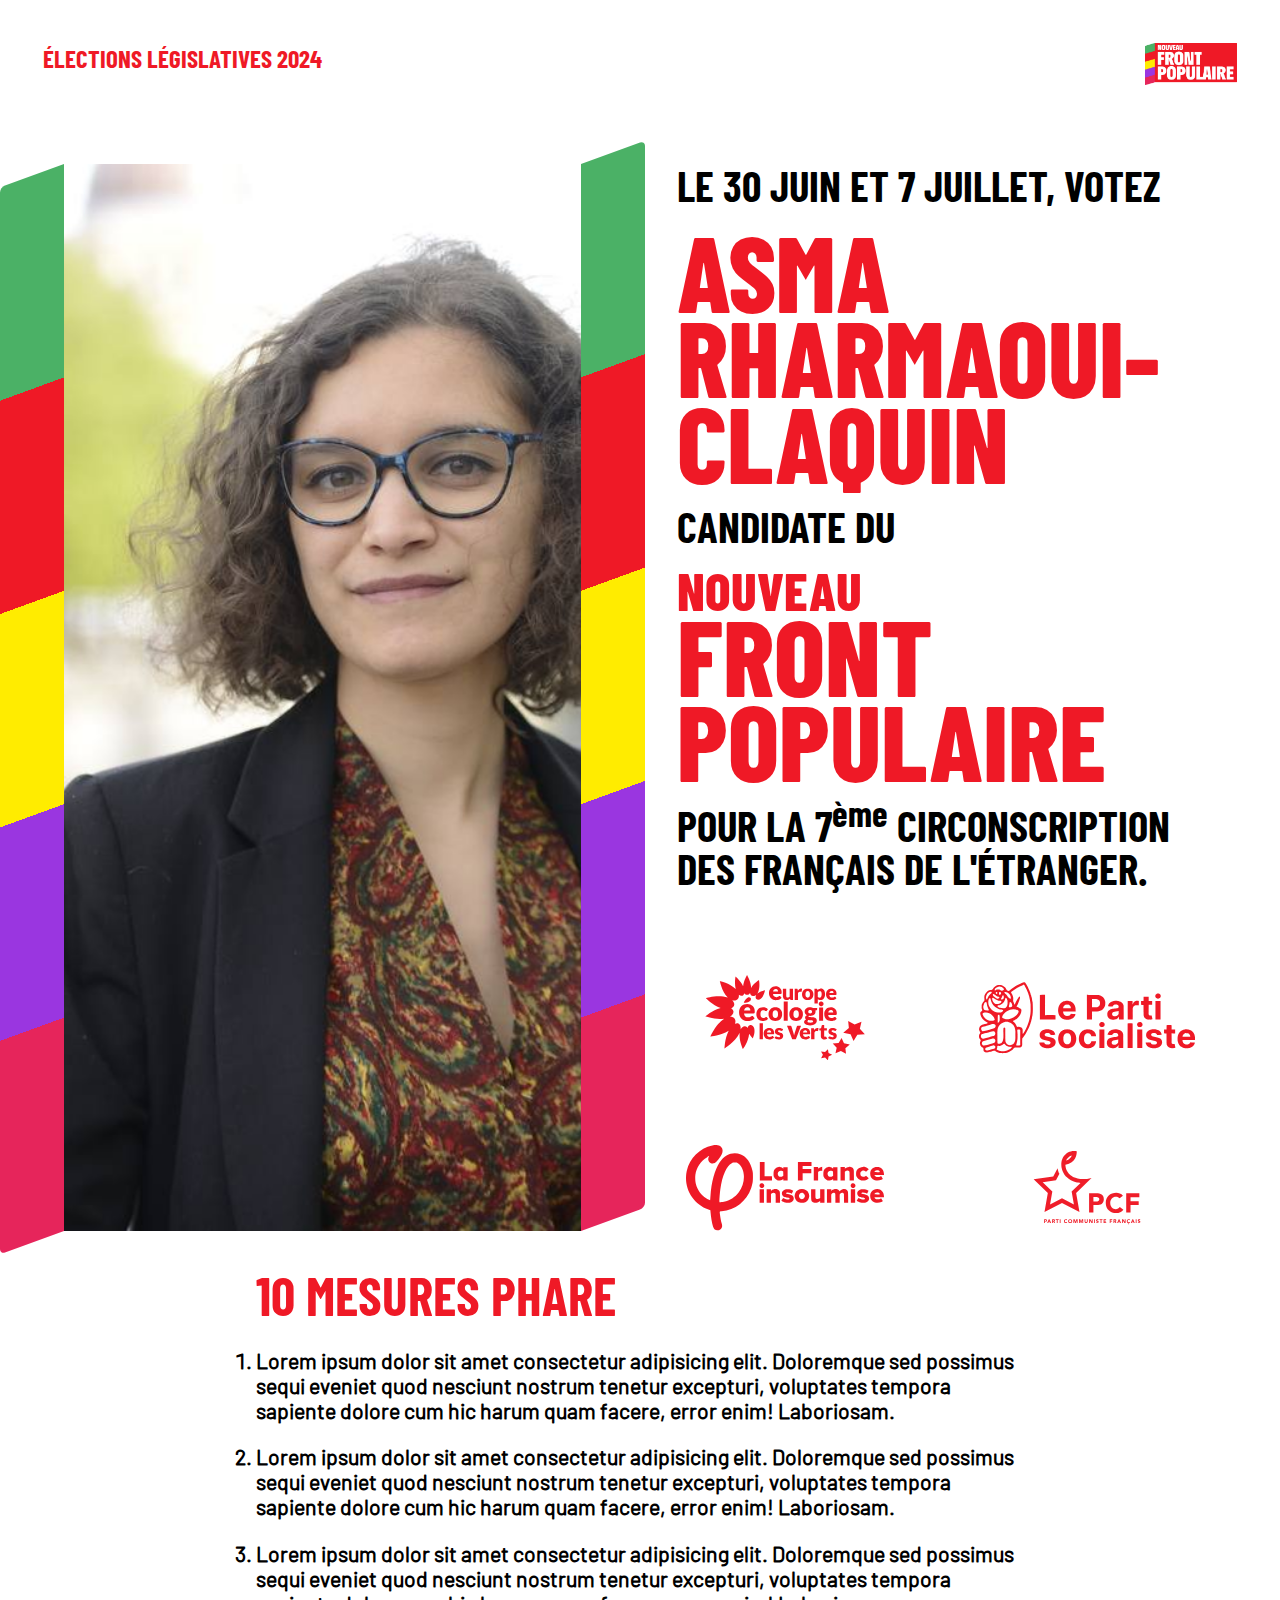
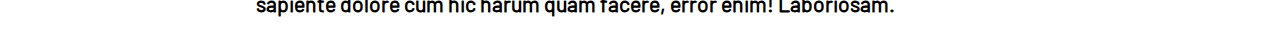
<file: index.html>
<!DOCTYPE html>
<html lang="en">
<head>
    <meta charset="UTF-8">
    <meta name="viewport" content="width=device-width, initial-scale=1.0">
    <title> Asma Rharmaoui-Claquin  — Nouveau Front Populaire</title>
    <link rel="stylesheet" href="style.css">
</head>
<body>
    
<nav>
    <h3>
        Élections législatives 2024
    </h3>
    <a href="https://www.nouveaufrontpopulaire.fr/">
        <img src="logos/nfp-rouge.png" alt="Nouveau Front Populaire">
    </a>
</nav>
<header>
    <aside></aside>
    <main>
        <div>
            <p>Le 30 juin et 7 juillet, votez</p>
            <h1 class="title">Asma Rharmaoui-Claquin</h1>
            <p>
                Candidate du
            </p>
            <h2 class="title">
                <small>Nouveau</small>
                Front
                Populaire
            </h2>
            <p>
                pour la 7<sup>ème</sup> circonscription des Français de l'étranger.
            </p>
        </div>
        <div class="logos">
            <?xml version="1.0" encoding="UTF-8" standalone="no"?>
<!-- Created with Inkscape (http://www.inkscape.org/) -->

<svg
   width="187.50026mm"
   height="100.22536mm"
   viewBox="0 0 187.50026 100.22536"
   version="1.1"
   id="svg1"
   xmlns:inkscape="http://www.inkscape.org/namespaces/inkscape"
   xmlns:sodipodi="http://sodipodi.sourceforge.net/DTD/sodipodi-0.dtd"
   xmlns="http://www.w3.org/2000/svg"
   xmlns:svg="http://www.w3.org/2000/svg">
  <sodipodi:namedview
     id="namedview1"
     pagecolor="#ffffff"
     bordercolor="#000000"
     borderopacity="0.25"
     inkscape:showpageshadow="2"
     inkscape:pageopacity="0.0"
     inkscape:pagecheckerboard="0"
     inkscape:deskcolor="#d1d1d1"
     inkscape:document-units="mm" />
  <defs
     id="defs1" />
  <g
     inkscape:label="Calque 1"
     inkscape:groupmode="layer"
     id="layer1"
     transform="translate(-11.249869,-10.804779)">
    <path
       d="m 60.407187,10.804779 c 0.0457,0.1748 -3.775358,5.99938 -4.596619,13.09377 -3.219178,-6.66011 -8.91332,-11.13054 -8.930725,-11.313 l -0.0056,-0.002 c 0.104833,0.15943 -1.602909,7.38306 0.223237,14.70247 -7.379774,-7.26334 -18.53319,-9.187 -18.65428,-9.4105 l -0.0067,0.004 c 0.226753,0.13094 1.860286,11.80148 9.347749,19.37349 -12.169808,-3.73902 -25.502116,0.88181 -25.77155,0.73536 l -0.0049,0.006 c 0.269113,-0.002 7.36171,7.78616 17.384987,11.48767 -10.175129,2.87567 -17.881051,9.89529 -18.141017,9.87845 l -0.0019,0.008 c 0.256428,-0.11455 11.049618,4.34214 22.340237,2.76521 -10.851386,7.25803 -15.884772,20.75574 -16.176792,20.87263 l 0.0019,0.008 c 0.180632,-0.2219 11.710646,-0.7982 21.429181,-6.85488 -4.91326,9.88622 -4.765663,20.90079 -4.951637,21.09897 l 0.0049,0.004 c 0.08816,-0.29274 12.035958,-6.85542 17.715197,-18.18649 0.0533,-0.10641 0.100828,-0.22092 0.151416,-0.33125 -1.074272,9.68726 3.871351,19.03624 3.7915,19.2593 l 0.0043,0.002 c -0.03798,-0.23649 6.561603,-8.4136 7.287411,-18.14876 1.847969,3.19849 4.331731,5.31707 4.322217,5.41569 l 0.0049,0.001 c -0.07187,-0.13016 3.198153,-6.47634 1.54719,-12.2747 -0.511582,-1.79215 -2.586275,-3.83879 -4.728903,-3.41065 h -5.29e-4 c -1.565741,0.31312 -2.581336,1.83349 -2.925405,3.3507 -0.786262,-1.04073 -1.796677,-1.78276 -2.98845,-1.90634 l 5.29e-4,-5.3e-4 c -2.160365,-0.22274 -4.116007,1.65404 -5.245156,3.87367 0.353957,-2.81233 -0.176056,-5.661 -2.124421,-6.81819 l 5.29e-4,-0.002 c -1.285809,-0.76333 -2.902617,-0.61896 -4.497396,0.0511 0.785538,-2.16518 0.873845,-4.41958 -0.31316,-6.06784 v -0.002 c -1.167551,-1.62043 -3.264998,-2.23963 -5.501992,-2.17559 2.474513,-1.6063 4.416004,-4.03061 4.00699,-6.47143 l 0.0019,-0.002 c -0.240265,-1.42822 -1.242965,-2.56737 -2.600357,-3.40134 1.689098,-0.78607 3.020253,-1.99439 3.449402,-3.62458 h 0.0013 c 0.544791,-2.07765 -0.530249,-4.24909 -2.240177,-5.98103 2.260841,0.58111 4.687028,0.40951 6.267837,-1.11002 l 0.0019,10e-4 c 1.372883,-1.32153 1.745064,-3.31138 1.486215,-5.29632 1.267076,1.02872 2.756101,1.61222 4.085021,1.15858 l 0.0019,0.002 c 1.230161,-0.42046 2.009605,-1.62091 2.392614,-3.04995 0.83734,1.16817 1.956924,2.007 3.234425,2.01487 l 0.0019,0.002 c 1.396212,0.009 2.596354,-0.97791 3.4432,-2.30684 0.279945,1.48379 1.041929,2.8569 2.374532,3.45043 l 5.3e-4,0.002 c 1.661115,0.73915 3.618243,0.006 5.031213,-1.20561 -0.947706,1.34667 -1.315725,3.67851 -0.03051,4.96714 v 5.3e-4 c 1.375047,1.37666 3.939301,0.85569 5.214151,-0.24392 4.13049,-3.55868 4.88215,-9.95352 5.00073,-10.01644 l -0.003,-0.003 c -0.0571,0.10976 -5.47125,0.76814 -9.091951,4.11552 0.148096,-0.20554 0.283761,-0.414 0.395322,-0.62426 3.575359,-6.72851 1.520139,-15.37517 1.639179,-15.51636 l -0.002,-0.002 c -0.0208,0.16231 -6.035587,3.50618 -9.208745,9.21391 -0.277344,-7.97163 -4.887098,-14.96727 -4.83865,-15.15628 z m 33.571594,13.25397 c -1.20885,0 -2.29186,0.20877 -3.25097,0.62425 -0.95848,0.41602 -1.77637,0.98111 -2.45101,1.69034 -0.67579,0.71091 -1.19291,1.53767 -1.55288,2.4815 -0.35982,0.94328 -0.54053,1.94379 -0.54053,2.99878 0,1.40084 0.21171,2.629 0.63251,3.68453 0.42019,1.05615 0.99368,1.93908 1.7198,2.64945 0.72667,0.7103 1.57295,1.24672 2.54248,1.60508 0.96953,0.36152 2.00762,0.54208 3.11402,0.54208 0.53777,0 1.10263,-0.0376 1.69706,-0.11317 0.59388,-0.0771 1.18791,-0.2147 1.7818,-0.41187 0.59281,-0.19786 1.17185,-0.47277 1.73478,-0.82217 0.56347,-0.35102 1.088719,-0.80403 1.575609,-1.3627 l -1.369939,-1.69086 c -0.19307,-0.2749 -0.47704,-0.41082 -0.85214,-0.41082 -0.2844,0 -0.55628,0.0657 -0.81443,0.19791 -0.25915,0.13232 -0.54415,0.27921 -0.85317,0.44133 -0.31003,0.16312 -0.66229,0.30968 -1.05885,0.44131 -0.3951,0.13224 -0.86616,0.19792 -1.41542,0.19792 -1.02512,0 -1.86255,-0.29542 -2.51148,-0.89038 -0.64954,-0.59443 -1.05033,-1.55109 -1.20303,-2.87063 h 9.104879 c 0.21298,0 0.38754,-0.0251 0.52503,-0.0749 0.13641,-0.0514 0.24582,-0.14268 0.32711,-0.27492 0.0813,-0.1317 0.13693,-0.31033 0.16744,-0.53226 0.0293,-0.22403 0.046,-0.51298 0.046,-0.86972 0,-1.13643 -0.17505,-2.1533 -0.52607,-3.0515 -0.3494,-0.89758 -0.835999,-1.65623 -1.460379,-2.27583 -0.62484,-0.61959 -1.37091,-1.09071 -2.23862,-1.41541 -0.86779,-0.32377 -1.82402,-0.48731 -2.8696,-0.48731 z m 29.645219,2.7125 c -0.70559,0 -1.35738,0.21368 -1.95389,0.64337 -0.59442,0.42767 -1.13381,1.01208 -1.61282,1.7508 l -0.21394,-1.22164 c -0.0346,-0.16837 -0.0737,-0.31033 -0.12041,-0.42891 -0.0451,-0.11587 -0.11342,-0.21176 -0.2005,-0.28371 -0.0876,-0.0718 -0.19753,-0.12251 -0.32815,-0.15709 -0.13007,-0.0335 -0.29166,-0.0496 -0.48472,-0.0496 h -2.31976 v 13.0638 h 3.90674 v -8.01192 c 0.58709,-1.09227 1.39381,-1.63814 2.42001,-1.63814 0.29273,0 0.53663,0.0175 0.7307,0.0553 0.19254,0.0383 0.36175,0.0574 0.50333,0.0574 0.1679,0 0.30236,-0.0362 0.40411,-0.10697 0.10129,-0.0713 0.16742,-0.1959 0.20102,-0.37207 l 0.50385,-2.87166 c -0.36152,-0.28594 -0.84007,-0.42891 -1.43557,-0.42891 z m 23.71845,0.002 c -0.45386,0 -0.87221,0.0456 -1.25419,0.13798 -0.3819,0.0929 -0.73917,0.22076 -1.07074,0.3855 -0.33265,0.1632 -0.64265,0.35894 -0.93276,0.58498 -0.29011,0.22619 -0.55996,0.48005 -0.81287,0.75602 l -0.2899,-0.95756 c -0.0666,-0.21823 -0.18198,-0.38338 -0.34572,-0.49092 -0.16466,-0.10862 -0.36784,-0.16382 -0.61133,-0.16382 h -2.41845 v 17.20981 l -0.001,0.002 h 3.90519 v -5.0152 c 0.37881,0.32794 0.79924,0.58835 1.26142,0.78135 0.46219,0.19407 1.03263,0.2899 1.7136,0.2899 0.83157,0 1.58906,-0.17313 2.27428,-0.51728 0.68459,-0.34361 1.2727,-0.82336 1.76268,-1.43609 0.49052,-0.61287 0.87329,-1.33583 1.14773,-2.16679 0.27228,-0.83112 0.40876,-1.73922 0.40876,-2.7218 0,-1.04989 -0.11883,-1.98849 -0.35915,-2.81636 -0.23916,-0.82742 -0.56938,-1.52621 -0.98857,-2.09755 -0.42181,-0.57135 -0.92092,-1.00891 -1.50068,-1.31052 -0.57868,-0.30169 -1.20783,-0.4532 -1.88826,-0.4532 z m 12.28968,0.0502 c -0.9994,0 -1.89553,0.17203 -2.68665,0.51779 -0.79329,0.34477 -1.46957,0.81028 -2.02779,1.39837 -0.5603,0.58817 -0.9877,1.27138 -1.28622,2.05362 -0.29853,0.78117 -0.44804,1.60858 -0.44804,2.48254 0,1.15897 0.1746,2.17598 0.524,3.04994 0.34832,0.87303 0.82249,1.60298 1.42317,2.19108 0.59968,0.58771 1.30055,1.03064 2.10426,1.32963 0.80109,0.29753 1.66052,0.44649 2.57556,0.44649 0.44643,0 0.91454,-0.0316 1.4056,-0.0956 0.49267,-0.0635 0.98169,-0.1748 1.47329,-0.339 0.49106,-0.16366 0.97023,-0.39101 1.43713,-0.68058 0.46742,-0.29065 0.90197,-0.66647 1.30379,-1.12758 l -1.13378,-1.39888 c -0.15995,-0.22712 -0.39428,-0.34158 -0.70539,-0.34158 -0.23561,0 -0.4603,0.0557 -0.67437,0.16433 -0.21407,0.10916 -0.4504,0.23059 -0.70539,0.36484 -0.25707,0.1354 -0.54854,0.25676 -0.87695,0.36638 -0.32577,0.10968 -0.71814,0.16381 -1.17098,0.16381 -0.84887,0 -1.5417,-0.24473 -2.07946,-0.73587 -0.53776,-0.4916 -0.86933,-1.28328 -0.99632,-2.37556 h 7.53597 c 0.17579,0 0.32086,-0.0211 0.43356,-0.0625 0.11496,-0.0425 0.20412,-0.11873 0.27182,-0.22789 0.0666,-0.10909 0.11277,-0.25609 0.13902,-0.44028 0.0241,-0.18574 0.0367,-0.42498 0.0367,-0.71934 0,-0.93958 -0.14438,-1.78253 -0.43511,-2.52595 -0.29057,-0.74342 -0.69347,-1.37098 -1.21078,-1.88412 -0.51568,-0.51151 -1.13335,-0.90188 -1.85105,-1.17099 -0.71818,-0.26919 -1.5094,-0.40307 -2.37557,-0.40307 z m -27.94403,5.3e-4 c -0.9984,0 -1.90956,0.15395 -2.72748,0.4656 -0.81838,0.31057 -1.52638,0.75664 -2.11718,1.33532 -0.59181,0.58022 -1.05035,1.28265 -1.37305,2.11098 -0.32469,0.82733 -0.4842,1.75599 -0.4842,2.79053 0,1.0414 0.15951,1.97902 0.4842,2.81584 0.3227,0.83521 0.78124,1.54569 1.37305,2.12908 0.5908,0.58338 1.29772,1.03244 2.11718,1.34772 0.81792,0.31527 1.72908,0.4718 2.72748,0.4718 0.99099,0 1.89468,-0.15653 2.70888,-0.4718 0.81483,-0.3142 1.51362,-0.7638 2.09755,-1.34772 0.58238,-0.58339 1.037,-1.29387 1.36116,-2.12908 0.32268,-0.83682 0.48472,-1.77444 0.48472,-2.81584 0,-1.03353 -0.16204,-1.9632 -0.48472,-2.79053 -0.32316,-0.82833 -0.77832,-1.53184 -1.36116,-2.11098 -0.58393,-0.57868 -1.28272,-1.02421 -2.09755,-1.33532 -0.81529,-0.31165 -1.71788,-0.4656 -2.70888,-0.4656 z m -29.17496,0.19998 v 8.28993 c 0,0.72204 0.0963,1.38509 0.28939,1.9911 0.19307,0.60485 0.47907,1.13028 0.85679,1.5751 0.37781,0.44543 0.8418,0.79156 1.39269,1.03921 0.5498,0.24811 1.18254,0.37207 1.896,0.37207 0.42081,0 0.80711,-0.0397 1.16014,-0.11937 0.35156,-0.0807 0.68219,-0.18906 0.98805,-0.32763 0.3064,-0.13903 0.59438,-0.30666 0.86403,-0.50437 0.2692,-0.19677 0.53001,-0.41704 0.78083,-0.66145 l 0.23978,0.75654 c 0.15216,0.43655 0.47021,0.65474 0.95756,0.65474 h 2.42001 v -13.06485 h -3.90777 v 9.31055 c -0.35311,0.31952 -0.71792,0.5664 -1.0914,0.7431 -0.37249,0.17687 -0.77332,0.2651 -1.202,0.2651 -0.57135,0 -1.00383,-0.1766 -1.29656,-0.52916 -0.2959,-0.35257 -0.44235,-0.85332 -0.44235,-1.50017 v -8.28974 z m -8.443409,0.293 c 0.50735,0 0.9393,0.0863 1.29294,0.25942 0.35511,0.17154 0.64217,0.39836 0.86041,0.67696 0.21878,0.27915 0.37635,0.59677 0.47285,0.95189 0.096,0.3541 0.14469,0.72035 0.14469,1.09553 h -5.89163 c 0.16211,-0.96328 0.49666,-1.70385 1.00563,-2.21536 0.50726,-0.51206 1.2122,-0.76844 2.11511,-0.76844 z m 65.638369,2.20194 c 0.42026,0 0.77641,0.0723 1.07177,0.21446 0.29381,0.14266 0.53223,0.33084 0.7121,0.5612 0.18211,0.23082 0.31145,0.49275 0.39119,0.78703 0.0803,0.2939 0.11937,0.59636 0.11937,0.90692 h -4.87567 c 0.13432,-0.79745 0.4102,-1.40896 0.83148,-1.83347 0.41864,-0.42382 1.00217,-0.63614 1.74976,-0.63614 z m -28.02,0.20205 c 0.89813,0 1.5605,0.31508 1.98386,0.94516 0.42498,0.6301 0.63666,1.59188 0.63666,2.8851 0,1.29384 -0.21276,2.2581 -0.63666,2.89181 -0.42336,0.63435 -1.08412,0.95137 -1.98386,0.95137 -0.92445,0 -1.59966,-0.31702 -2.02881,-0.95137 -0.42922,-0.63371 -0.64286,-1.59797 -0.64286,-2.89181 0,-1.29322 0.21263,-2.255 0.64286,-2.8851 0.42915,-0.63008 1.10436,-0.94516 2.02881,-0.94516 z m 14.29319,0.0377 c 0.31003,0 0.5925,0.0611 0.84439,0.18758 0.25283,0.12645 0.46962,0.3337 0.64957,0.62374 0.17995,0.29073 0.32096,0.67093 0.42116,1.14153 0.10075,0.47006 0.1509,1.05002 0.1509,1.7384 0,0.72296 -0.0627,1.33555 -0.18914,1.84019 -0.12482,0.50419 -0.29847,0.91249 -0.52296,1.22784 -0.22087,0.3142 -0.48487,0.54352 -0.78548,0.68626 -0.30431,0.14428 -0.63591,0.21549 -0.99736,0.21549 -0.37672,0 -0.73896,-0.0652 -1.08365,-0.19585 -0.34469,-0.13008 -0.66265,-0.35833 -0.95808,-0.68626 v -5.54386 c 0.16898,-0.20142 0.33752,-0.37959 0.50488,-0.53537 0.16791,-0.15632 0.35105,-0.28378 0.54828,-0.38344 0.19725,-0.10283 0.41144,-0.1801 0.64234,-0.23513 0.23237,-0.053 0.48866,-0.0811 0.77515,-0.0811 z m -83.266753,7.25329 c -0.597051,-0.003 -1.195121,0.15022 -1.638142,0.41032 -3.276909,1.92123 -4.595278,6.21213 -4.683437,6.23992 l 5.29e-4,0.003 c 0.05719,-0.0746 4.521322,0.20085 7.469825,-2.19832 0.911792,-0.74288 1.587709,-2.44207 0.818042,-3.55843 l 5.29e-4,-5.3e-4 c -0.433501,-0.62861 -1.199684,-0.89186 -1.967325,-0.89607 z m 84.706453,4.93355 c -0.3819,0 -0.73971,0.0697 -1.07073,0.21084 -0.33211,0.14113 -0.62714,0.33737 -0.88367,0.58911 -0.25599,0.25136 -0.45724,0.54236 -0.60307,0.87385 -0.14482,0.33211 -0.2191,0.69036 -0.2191,1.0728 0,0.37194 0.0737,0.7222 0.2191,1.04852 0.14583,0.32732 0.34708,0.6133 0.60307,0.86041 0.25653,0.24657 0.55156,0.44233 0.88367,0.58808 0.33102,0.14645 0.68829,0.21859 1.07073,0.21859 0.39294,0 0.76376,-0.0721 1.11053,-0.21859 0.34686,-0.14575 0.65134,-0.34043 0.91312,-0.58808 0.26131,-0.24711 0.46695,-0.53355 0.61857,-0.86041 0.15108,-0.32632 0.22634,-0.67596 0.22634,-1.04852 0,-0.38244 -0.0753,-0.74069 -0.22634,-1.0728 -0.15162,-0.33149 -0.35726,-0.62249 -0.61857,-0.87385 -0.26178,-0.25228 -0.56526,-0.44845 -0.91312,-0.58911 -0.34785,-0.14111 -0.71759,-0.21084 -1.11053,-0.21084 z m -43.91256,0.0899 v 22.59397 h 4.67982 v -22.59411 z m -42.825806,2.72851 c -1.496801,0 -2.839876,0.25691 -4.029731,0.77205 -1.188315,0.51676 -2.201278,1.2146 -3.037028,2.09496 -0.835742,0.87983 -1.478513,1.90535 -1.924947,3.07475 -0.446513,1.16994 -0.668689,2.40966 -0.668689,3.71709 0,1.73495 0.260884,3.25769 0.782899,4.56458 0.521547,1.30843 1.232374,2.40372 2.131648,3.28455 0.899205,0.87983 1.949304,1.54357 3.1502,1.98955 1.201428,0.44651 2.487253,0.67024 3.858678,0.67024 0.666837,0 1.367668,-0.0462 2.10375,-0.14108 0.735539,-0.0945 1.471578,-0.26401 2.20658,-0.51005 0.736086,-0.24448 1.45293,-0.58466 2.151811,-1.01905 0.698249,-0.43393 1.34846,-0.99735 1.95285,-1.68828 l -1.698091,-2.09496 c -0.239241,-0.34044 -0.591431,-0.50952 -1.056782,-0.50952 -0.353031,0 -0.688714,0.0818 -1.00924,0.24546 -0.32107,0.16319 -0.672743,0.34584 -1.056265,0.54725 -0.383981,0.20103 -0.820949,0.3836 -1.311547,0.54726 -0.490516,0.16311 -1.074018,0.24494 -1.753902,0.24494 -1.270219,0 -2.308169,-0.36881 -3.113503,-1.10381 -0.804793,-0.73554 -1.301493,-1.92109 -1.489313,-3.55637 h 11.282516 c 0.263401,0 0.480642,-0.0306 0.650089,-0.0935 0.16999,-0.0631 0.304451,-0.17629 0.405662,-0.34003 0.100203,-0.16312 0.169939,-0.383 0.207735,-0.65991 0.03829,-0.2766 0.05583,-0.63518 0.05583,-1.0759 0,-1.40864 -0.216234,-2.66835 -0.65009,-3.78271 -0.434395,-1.11227 -1.038434,-2.05241 -1.81126,-2.81999 -0.773835,-0.76696 -1.69849,-1.35193 -2.773474,-1.75545 -1.075526,-0.40235 -2.261068,-0.60203 -3.556368,-0.60203 z m 73.845096,3.94292 c -0.91603,0 -1.76744,0.1174 -2.55023,0.35501 -0.78379,0.23662 -1.46618,0.57226 -2.04432,1.01028 -0.57922,0.43756 -1.03476,0.97135 -1.36632,1.5999 -0.33257,0.62847 -0.49868,1.33551 -0.49868,2.11977 0,0.94698 0.23433,1.7762 0.70176,2.49029 0.46852,0.71509 1.11023,1.28908 1.92443,1.7203 -0.36198,0.17262 -0.6741,0.36928 -0.93534,0.59015 -0.26185,0.21986 -0.4775,0.45316 -0.64957,0.69556 -0.16952,0.24079 -0.29597,0.48909 -0.37672,0.74569 -0.0808,0.25707 -0.11886,0.50141 -0.11886,0.73277 0,0.55352 0.10479,1.01102 0.31523,1.37408 0.21082,0.36199 0.49289,0.65753 0.84491,0.88936 -0.734,0.2718 -1.31289,0.646 -1.73633,1.12447 -0.42073,0.47794 -0.63252,1.06286 -0.63252,1.75803 0,0.53252 0.14042,1.04682 0.4222,1.53996 0.28223,0.49214 0.71723,0.9288 1.30586,1.30483 0.58918,0.37727 1.32814,0.68073 2.21847,0.91364 0.89025,0.23036 1.94884,0.34727 3.17707,0.34727 1.24759,0 2.35488,-0.15899 3.32124,-0.47543 0.96583,-0.31898 1.78116,-0.73894 2.4443,-1.26141 0.66475,-0.52356 1.16846,-1.12157 1.50998,-1.79628 0.34206,-0.67363 0.51418,-1.36311 0.51418,-2.06654 0,-0.75508 -0.13846,-1.37611 -0.41599,-1.865 -0.27653,-0.48743 -0.64125,-0.87827 -1.09348,-1.16892 -0.45377,-0.29274 -0.97205,-0.50289 -1.55597,-0.63459 -0.58285,-0.13008 -1.1769,-0.22345 -1.78129,-0.27854 -0.60392,-0.0555 -1.19784,-0.0902 -1.78077,-0.10697 -0.58393,-0.0136 -1.10216,-0.0443 -1.55546,-0.0889 -0.45168,-0.0452 -0.81855,-0.12643 -1.09554,-0.24185 -0.27591,-0.1154 -0.41496,-0.30405 -0.41496,-0.56637 0,-0.26185 0.17256,-0.49263 0.51624,-0.6935 0.43178,0.0599 0.8943,0.0904 1.38907,0.0904 0.88453,0 1.71377,-0.11792 2.48977,-0.35554 0.77484,-0.23661 1.44619,-0.57227 2.01383,-1.00976 0.56818,-0.43755 1.01673,-0.96883 1.34359,-1.59421 0.32686,-0.62268 0.49092,-1.32768 0.49092,-2.11202 0,-0.48372 -0.0703,-0.95025 -0.21032,-1.40457 l 1.14515,-0.2558 c 0.35249,-0.0797 0.6019,-0.19556 0.74672,-0.34726 0.14375,-0.15053 0.21911,-0.35671 0.21911,-0.61857 v -1.70584 h -4.72374 c -0.50264,-0.24185 -1.05055,-0.42748 -1.63918,-0.5581 -0.58864,-0.13116 -1.2143,-0.19585 -1.87844,-0.19585 z m -55.348559,0.0295 c -1.27902,0 -2.40334,0.20569 -3.37395,0.61908 -0.97161,0.41286 -1.786365,0.97827 -2.445328,1.69706 -0.658964,0.71972 -1.157666,1.56973 -1.494483,2.55023 -0.336815,0.98111 -0.505915,2.03621 -0.505915,3.16415 0,1.28689 0.193693,2.43436 0.580845,3.4401 0.387691,1.00627 0.910452,1.85418 1.569415,2.54403 0.658966,0.68884 1.424096,1.21518 2.294436,1.57716 0.86986,0.36153 1.78348,0.5426 2.73988,0.5426 0.53305,0 1.08085,-0.0372 1.64486,-0.11265 0.56293,-0.0755 1.12488,-0.21051 1.6831,-0.40721 0.55769,-0.19577 1.10466,-0.46814 1.63763,-0.81545 0.53305,-0.34678 1.04132,-0.79682 1.52497,-1.34979 l -1.35961,-1.6769 c -0.19045,-0.27135 -0.47291,-0.40669 -0.84439,-0.40669 -0.28115,0 -0.51655,0.0708 -0.70228,0.2098 -0.18674,0.1422 -0.38943,0.29617 -0.6103,0.46199 -0.22249,0.16567 -0.49184,0.31736 -0.80874,0.45268 -0.3169,0.13487 -0.74681,0.20361 -1.29036,0.20361 -1.0167,0 -1.81342,-0.40232 -2.3921,-1.2082 -0.57922,-0.80432 -0.86765,-1.95666 -0.86765,-3.45508 0,-0.71509 0.0658,-1.35523 0.19637,-1.92495 0.13116,-0.56764 0.33239,-1.04834 0.60359,-1.44074 0.27181,-0.39348 0.61588,-0.69655 1.03352,-0.90692 0.41757,-0.21036 0.91284,-0.3173 1.48673,-0.3173 0.4628,0 0.8501,0.0562 1.16221,0.16692 0.31165,0.11124 0.58309,0.23354 0.81545,0.36949 0.2309,0.13641 0.43908,0.25887 0.62528,0.36949 0.18574,0.11122 0.39545,0.16587 0.62581,0.16587 0.24186,0 0.42955,-0.0486 0.56017,-0.15141 0.1317,-0.0991 0.26501,-0.23516 0.40721,-0.40669 l 1.23765,-1.64589 c -0.7445,-0.75392 -1.57825,-1.32791 -2.50424,-1.72031 -0.92591,-0.39186 -2.0021,-0.58808 -3.22978,-0.58808 z m 14.49008,0 c -1.19882,0 -2.28645,0.18661 -3.26802,0.55862 -0.98112,0.37195 -1.82647,0.90481 -2.53577,1.5999 -0.70937,0.69417 -1.25769,1.53604 -1.64537,2.5275 -0.38661,0.99207 -0.58084,2.10585 -0.58084,3.34295 0,1.24814 0.19368,2.37137 0.58084,3.37395 0.38768,1.00103 0.93654,1.85134 1.64537,2.55075 0.7093,0.70034 1.55465,1.23716 2.53577,1.61489 0.98258,0.37819 2.07028,0.56585 3.26802,0.56585 1.18622,0 2.26789,-0.18913 3.24476,-0.56585 0.97633,-0.37773 1.81319,-0.91502 2.51199,-1.61489 0.701499,-0.69888 1.243759,-1.54872 1.630909,-2.55075 0.38823,-1.0015 0.58188,-2.12524 0.58188,-3.37292 0,-1.23811 -0.19411,-2.35202 -0.58188,-3.34346 -0.38715,-0.99162 -0.92941,-1.83336 -1.630909,-2.52699 -0.6988,-0.69617 -1.53566,-1.22898 -2.51199,-1.60093 -0.97578,-0.37201 -2.05753,-0.55862 -3.24476,-0.55862 z m 24.419179,0 c -1.19728,0 -2.28582,0.18661 -3.26802,0.55862 -0.98049,0.37195 -1.82596,0.90476 -2.53525,1.60093 -0.70984,0.69363 -1.25717,1.53537 -1.64486,2.52699 -0.38669,0.99144 -0.58084,2.10535 -0.58084,3.34346 0,1.24768 0.19261,2.37142 0.58084,3.37292 0.38769,1.00203 0.93502,1.85187 1.64486,2.55075 0.70929,0.69987 1.55476,1.23716 2.53525,1.61489 0.9822,0.37819 2.07074,0.56637 3.26802,0.56637 1.18669,0 2.26841,-0.18818 3.24527,-0.56637 0.97579,-0.37773 1.8132,-0.91502 2.51355,-1.61489 0.69988,-0.69888 1.24319,-1.54872 1.62987,-2.55075 0.38769,-1.0015 0.57981,-2.12524 0.57981,-3.37292 0,-1.23811 -0.19212,-2.35202 -0.57981,-3.34346 -0.38768,-0.99162 -0.93099,-1.83336 -1.62987,-2.52699 -0.70035,-0.69617 -1.53776,-1.22898 -2.51355,-1.60093 -0.97586,-0.37201 -2.0575,-0.55862 -3.24527,-0.55862 z m 40.71017,0 c -1.19827,0 -2.27083,0.20563 -3.22461,0.61857 -0.9517,0.41332 -1.76196,0.97074 -2.43034,1.67587 -0.67101,0.70404 -1.18372,1.52384 -1.54099,2.45979 -0.35781,0.93433 -0.53485,1.92681 -0.53485,2.97346 0,1.38926 0.20867,2.60641 0.62632,3.65198 0.41656,1.04773 0.98601,1.92318 1.7048,2.62723 0.7198,0.70458 1.56018,1.23487 2.5213,1.59214 0.96173,0.35782 1.98911,0.53589 3.08663,0.53589 0.53305,0 1.09339,-0.037 1.6831,-0.11265 0.58809,-0.076 1.1782,-0.21146 1.7663,-0.40824 0.58755,-0.1957 1.161,-0.46662 1.72031,-0.81339 0.55868,-0.34731 1.07845,-0.79732 1.56218,-1.35083 l -1.35806,-1.67638 c -0.19098,-0.27127 -0.47392,-0.40669 -0.84594,-0.40669 -0.2817,0 -0.54907,0.0652 -0.80822,0.19585 -0.25391,0.13116 -0.53596,0.27713 -0.84336,0.4377 -0.30794,0.16049 -0.65607,0.30862 -1.04955,0.4377 -0.39086,0.13108 -0.85892,0.19637 -1.40456,0.19637 -1.0147,0 -1.84604,-0.29503 -2.48926,-0.88367 -0.64375,-0.58871 -1.04009,-1.53687 -1.19217,-2.8453 h 9.02632 c 0.20982,0 0.38397,-0.0251 0.52038,-0.0749 0.13541,-0.0493 0.24376,-0.14066 0.32504,-0.27182 0.0808,-0.13116 0.13595,-0.30725 0.16486,-0.52865 0.0304,-0.22141 0.0455,-0.50677 0.0455,-0.86041 0,-1.1274 -0.17358,-2.13639 -0.51935,-3.02618 -0.34832,-0.88978 -0.83153,-1.64234 -1.45004,-2.25722 -0.6175,-0.61334 -1.35912,-1.08138 -2.21795,-1.40354 -0.85829,-0.32207 -1.80814,-0.48265 -2.84376,-0.48265 z m -98.002801,0.0636 c 0.62793,0 1.162285,0.10736 1.604558,0.32143 0.439176,0.21407 0.795374,0.49398 1.065564,0.83974 0.270192,0.34515 0.465376,0.7385 0.585496,1.17822 0.119118,0.44065 0.178803,0.89325 0.178803,1.35806 h -7.300849 c 0.200409,-1.19457 0.615821,-2.1092 1.24437,-2.74453 0.628473,-0.63481 1.503,-0.95292 2.622058,-0.95292 z m 84.270831,0.17777 v 15.65175 h 4.6793 v -15.65175 z m -10.5389,2.88302 c 0.77438,0 1.3353,0.18061 1.68207,0.54468 0.34732,0.36098 0.52038,0.85923 0.52038,1.49241 0,0.6138 -0.17306,1.11498 -0.52038,1.50275 -0.34677,0.38715 -0.90769,0.58033 -1.68207,0.58033 -0.38252,0 -0.7131,-0.0537 -0.98908,-0.15865 -0.27699,-0.10545 -0.5048,-0.25086 -0.68575,-0.43821 -0.18211,-0.18567 -0.31596,-0.40396 -0.40049,-0.65578 -0.086,-0.25128 -0.12868,-0.52929 -0.12868,-0.83044 0,-0.6338 0.17413,-1.13143 0.52091,-1.49241 0.34677,-0.36407 0.9071,-0.54468 1.68309,-0.54468 z m 24.35975,0.10491 c 0.50419,0 0.93271,0.0863 1.28365,0.25683 0.35156,0.17207 0.63599,0.39579 0.85215,0.67231 0.21669,0.27706 0.37215,0.58996 0.46818,0.94206 0.096,0.35148 0.14314,0.71585 0.14314,1.08779 h -5.84098 c 0.16111,-0.95648 0.49369,-1.6879 0.99632,-2.19624 0.50264,-0.50835 1.20414,-0.76275 2.09754,-0.76275 z m -65.218229,0.24184 c 1.07652,0 1.86871,0.37734 2.3766,1.13327 0.50726,0.75345 0.7617,1.90534 0.7617,3.45509 0,1.54921 -0.25444,2.70416 -0.7617,3.46386 -0.50735,0.75964 -1.30008,1.13999 -2.3766,1.13999 -1.10749,0 -1.91674,-0.38035 -2.43035,-1.13999 -0.51259,-0.7597 -0.76998,-1.91465 -0.76998,-3.46386 0,-1.54975 0.25739,-2.70164 0.76998,-3.45509 0.51306,-0.75593 1.32387,-1.13327 2.43035,-1.13327 z m 24.419179,0 c 1.07652,0 1.86876,0.37734 2.37712,1.13327 0.50734,0.75345 0.7617,1.90534 0.7617,3.45509 0,1.54921 -0.25436,2.70416 -0.7617,3.46386 -0.50782,0.75964 -1.29952,1.13999 -2.37712,1.13999 -1.10703,0 -1.91566,-0.38035 -2.4288,-1.13999 -0.51414,-0.7597 -0.77049,-1.91465 -0.77049,-3.46386 0,-1.54975 0.25635,-2.70164 0.77049,-3.45509 0.51314,-0.75593 1.32177,-1.13327 2.4288,-1.13327 z m 14.35571,11.59103 c 0.43277,0.0514 0.86975,0.085 1.3131,0.0992 0.44335,0.0157 0.86917,0.0328 1.28364,0.0522 0.41186,0.0206 0.7987,0.0515 1.15497,0.092 0.35781,0.0393 0.66934,0.10461 0.93637,0.19585 0.26495,0.0892 0.47669,0.21056 0.63201,0.36225 0.15633,0.15 0.23461,0.35117 0.23461,0.60306 0,0.23237 -0.0501,0.44621 -0.15193,0.64183 -0.10128,0.19678 -0.28088,0.36469 -0.5364,0.50643 -0.25707,0.13957 -0.60065,0.2499 -1.03404,0.33073 -0.43223,0.0808 -0.98571,0.12092 -1.65933,0.12092 -0.62385,0 -1.14007,-0.0382 -1.54668,-0.11265 -0.40814,-0.0756 -0.7317,-0.1795 -0.97411,-0.31058 -0.24077,-0.13069 -0.40995,-0.28775 -0.5059,-0.46716 -0.0955,-0.18095 -0.14315,-0.38325 -0.14315,-0.60357 0,-0.31219 0.0949,-0.59263 0.28009,-0.8382 0.18682,-0.24711 0.42502,-0.47036 0.71675,-0.67231 z m 46.72583,0.92449 0.83457,8.34833 -6.5784,5.47718 8.58291,1.92185 3.51709,7.71633 4.47058,-7.15926 8.75342,-0.70797 -5.82235,-6.3469 1.8929,-8.15608 -8.06722,3.23959 z m -104.021039,2.72852 v 18.86138 h 3.90519 v -18.86138 z m 73.825469,2.00401 c -0.46898,0 -0.75611,0.20014 -0.85577,0.60513 l -0.76842,3.18637 -2.07998,0.40307 v 1.52446 c 0,0.25127 0.0718,0.44296 0.21497,0.57412 0.14267,0.12962 0.31317,0.19534 0.51729,0.19534 h 1.10742 v 6.75308 c 0,0.57921 0.0843,1.10498 0.25167,1.57458 0.1679,0.46959 0.4138,0.87202 0.73742,1.2025 0.32215,0.33219 0.72099,0.58849 1.19631,0.76844 0.4753,0.18203 1.02264,0.27234 1.64486,0.27234 0.67155,0 1.32267,-0.0954 1.95647,-0.28216 0.63063,-0.18937 1.19597,-0.47276 1.70015,-0.85111 l -1.18442,-1.8526 c -0.0761,-0.11642 -0.14884,-0.20334 -0.21963,-0.25787 -0.0724,-0.0551 -0.16623,-0.0832 -0.28473,-0.0832 -0.0855,0 -0.15772,0.0155 -0.21963,0.045 -0.0651,0.0284 -0.13171,0.0635 -0.20412,0.10078 -0.0713,0.0373 -0.15458,0.0709 -0.25115,0.10025 -0.097,0.031 -0.21646,0.0439 -0.35967,0.0439 -0.27752,0 -0.48872,-0.0983 -0.63717,-0.29559 -0.14744,-0.19724 -0.22065,-0.44707 -0.22065,-0.7493 v -6.48901 h 3.17551 v -2.67065 h -3.17551 v -3.81785 z m -41.64139,1.0697 6.11953,15.78767 h 4.29327 l 6.12056,-15.78767 h -3.74448 c -0.30585,0 -0.56927,0.0782 -0.79168,0.23565 -0.22457,0.15787 -0.37496,0.35254 -0.45733,0.58652 l -2.28359,7.08019 c -0.18103,0.57767 -0.35519,1.1416 -0.51676,1.68879 -0.16266,0.54926 -0.29959,1.09662 -0.41083,1.64434 -0.11116,-0.5488 -0.24669,-1.09608 -0.40256,-1.64434 -0.1574,-0.54719 -0.3219,-1.11112 -0.49506,-1.68879 l -2.1916,-7.08019 c -0.0834,-0.23398 -0.23735,-0.42966 -0.46508,-0.58652 -0.22974,-0.15641 -0.51075,-0.23565 -0.8444,-0.23565 z m 35.58491,2.46806 c -0.70721,0 -1.35738,0.2142 -1.95388,0.64234 -0.59705,0.42807 -1.1333,1.01258 -1.61231,1.75183 l -0.2155,-1.22162 c -0.0325,-0.16799 -0.0732,-0.31142 -0.11936,-0.42892 -0.0461,-0.11803 -0.11292,-0.21137 -0.20154,-0.2837 -0.0872,-0.0709 -0.19605,-0.12255 -0.3266,-0.15658 -0.13123,-0.0337 -0.29263,-0.0507 -0.48679,-0.0506 h -2.31717 v 13.06381 h 3.90519 v -8.01347 c 0.58709,-1.09074 1.39585,-1.63711 2.42104,-1.63711 0.29273,0 0.53611,0.0202 0.72863,0.0563 0.19362,0.0383 0.3622,0.0568 0.5054,0.0568 0.16737,0 0.30138,-0.0356 0.40205,-0.10697 0.10128,-0.0708 0.16897,-0.19469 0.20256,-0.37156 l 0.50385,-2.87217 c -0.36152,-0.28594 -0.84061,-0.4284 -1.43557,-0.4284 z m -44.661869,0.0496 c -0.86454,0 -1.62116,0.11304 -2.26808,0.33538 -0.64685,0.22302 -1.18417,0.52139 -1.61231,0.9002 -0.42807,0.37727 -0.74923,0.8168 -0.96376,1.3162 -0.21461,0.50001 -0.32143,1.02666 -0.32143,1.58233 0,0.59651 0.0888,1.10525 0.2651,1.52497 0.17632,0.41973 0.40649,0.77445 0.69298,1.06402 0.28486,0.28957 0.61104,0.5294 0.97565,0.71831 0.36515,0.18882 0.73701,0.35034 1.11466,0.48575 0.37882,0.13379 0.75,0.25375 1.1157,0.35812 0.36514,0.10599 0.69022,0.21878 0.97616,0.34106 0.28541,0.12112 0.51666,0.26624 0.69299,0.43461 0.17624,0.1679 0.26509,0.3821 0.26509,0.64233 0,0.14313 -0.0301,0.28175 -0.0889,0.416 -0.0587,0.13548 -0.15009,0.25717 -0.27647,0.36587 -0.12645,0.10916 -0.29348,0.19443 -0.50384,0.25734 -0.20991,0.0634 -0.46774,0.0946 -0.76843,0.0946 -0.42806,0 -0.78436,-0.0502 -1.06505,-0.1509 -0.28061,-0.0997 -0.527,-0.20949 -0.73691,-0.32814 -0.20982,-0.11687 -0.40505,-0.22632 -0.58601,-0.32814 -0.18049,-0.10019 -0.38473,-0.1509 -0.61185,-0.1509 -0.24294,0 -0.43904,0.0486 -0.59066,0.14573 -0.15161,0.0954 -0.28255,0.22891 -0.39171,0.39635 l -0.9064,1.43661 c 0.25182,0.22766 0.55438,0.43942 0.9064,0.63666 0.35311,0.19724 0.7374,0.3662 1.15342,0.51056 0.4161,0.1432 0.84595,0.25621 1.29192,0.33951 0.44434,0.0846 0.88934,0.12765 1.33531,0.12765 0.88978,0 1.67589,-0.10989 2.3611,-0.32867 0.684129,-0.21824 1.260609,-0.52528 1.726509,-0.91984 0.46589,-0.39449 0.81714,-0.86405 1.05213,-1.41076 0.23615,-0.54672 0.35295,-1.14218 0.35295,-1.78956 0,-0.52781 -0.0858,-0.98237 -0.25787,-1.36065 -0.17153,-0.37772 -0.40037,-0.69881 -0.68523,-0.96376 -0.2854,-0.26386 -0.60693,-0.48777 -0.96738,-0.66817 -0.36098,-0.17995 -0.7307,-0.3375 -1.107429,-0.47129 -0.37664,-0.13432 -0.74551,-0.25619 -1.10587,-0.36535 -0.36152,-0.1097 -0.68353,-0.22559 -0.96893,-0.34779 -0.28541,-0.1212 -0.5137,-0.26113 -0.68523,-0.42116 -0.17262,-0.15996 -0.25787,-0.36113 -0.25787,-0.60616 0,-0.33573 0.13144,-0.59813 0.39584,-0.78703 0.26441,-0.18883 0.64421,-0.28267 1.13844,-0.28267 0.34314,0 0.64914,0.0401 0.91725,0.11988 0.26811,0.0797 0.50948,0.16551 0.72347,0.25684 0.212529,0.0923 0.412159,0.17959 0.596339,0.25941 0.18467,0.0802 0.36829,0.11937 0.55295,0.11937 0.17524,0 0.32075,-0.0332 0.43408,-0.10076 0.11278,-0.0672 0.22019,-0.18109 0.32039,-0.34004 l 0.8816,-1.37408 c -0.2434,-0.2444 -0.52539,-0.46874 -0.84491,-0.67385 -0.31844,-0.2062 -0.67115,-0.38477 -1.0573,-0.53692 -0.38668,-0.15108 -0.79951,-0.26795 -1.241779,-0.3514 -0.44073,-0.0844 -0.89624,-0.12764 -1.36684,-0.12764 z m 62.929489,0 c -0.86354,0 -1.62221,0.11304 -2.26705,0.33538 -0.6463,0.22302 -1.18677,0.52139 -1.61437,0.9002 -0.42752,0.37727 -0.7497,0.8168 -0.96377,1.3162 -0.21453,0.50001 -0.3209,1.02666 -0.3209,1.58233 0,0.59651 0.0883,1.10525 0.26251,1.52497 0.17725,0.41973 0.40864,0.77445 0.69505,1.06402 0.2854,0.28957 0.61001,0.5294 0.97461,0.71831 0.36677,0.18882 0.73851,0.35034 1.1157,0.48575 0.38089,0.13379 0.75058,0.25375 1.11673,0.35812 0.36415,0.10599 0.68971,0.21878 0.97565,0.34106 0.28648,0.12112 0.51672,0.26624 0.6935,0.43461 0.17786,0.1679 0.2651,0.3821 0.2651,0.64233 0,0.14313 -0.0296,0.28175 -0.0873,0.416 -0.0599,0.13548 -0.15111,0.25717 -0.27802,0.36587 -0.12807,0.10916 -0.29452,0.19443 -0.50334,0.25734 -0.20982,0.0634 -0.46781,0.0946 -0.76842,0.0946 -0.42868,0 -0.78429,-0.0502 -1.0666,-0.1509 -0.27908,-0.0997 -0.52608,-0.20949 -0.73536,-0.32814 -0.21044,-0.11687 -0.40606,-0.22632 -0.58601,-0.32814 -0.18041,-0.10019 -0.38524,-0.1509 -0.61082,-0.1509 -0.2434,0 -0.43953,0.0486 -0.59169,0.14573 -0.15215,0.0954 -0.28407,0.22891 -0.39223,0.39635 l -0.90692,1.43661 c 0.25236,0.22766 0.55545,0.43942 0.90692,0.63666 0.35365,0.19724 0.73738,0.3662 1.15394,0.51056 0.41494,0.1432 0.8454,0.25621 1.29191,0.33951 0.44382,0.0846 0.88883,0.12765 1.3348,0.12765 0.88971,0 1.678,-0.10989 2.36213,-0.32867 0.68467,-0.21824 1.26013,-0.52528 1.72703,-0.91984 0.4648,-0.39449 0.81551,-0.86405 1.05213,-1.41076 0.23398,-0.54672 0.35192,-1.14218 0.35192,-1.78956 0,-0.52781 -0.0853,-0.98237 -0.25787,-1.36065 -0.17107,-0.37772 -0.40134,-0.69881 -0.68574,-0.96376 -0.28278,-0.26386 -0.60857,-0.48777 -0.96739,-0.66817 -0.36151,-0.17995 -0.73021,-0.3375 -1.10794,-0.47129 -0.37611,-0.13432 -0.74495,-0.25619 -1.1064,-0.36535 -0.35943,-0.1097 -0.6819,-0.22559 -0.96738,-0.34779 -0.2864,-0.1212 -0.51371,-0.26113 -0.68471,-0.42116 -0.17207,-0.15996 -0.25786,-0.36113 -0.25786,-0.60616 0,-0.33573 0.13193,-0.59813 0.39687,-0.78703 0.26386,-0.18883 0.6442,-0.28267 1.13688,-0.28267 0.34515,0 0.65068,0.0401 0.91933,0.11988 0.26857,0.0797 0.50844,0.16551 0.72243,0.25684 0.21407,0.0923 0.41327,0.17959 0.59893,0.25941 0.18211,0.0802 0.36825,0.11937 0.55191,0.11937 0.17624,0 0.32181,-0.0332 0.4346,-0.10076 0.11332,-0.0672 0.21963,-0.18109 0.32091,-0.34004 l 0.87643,-1.37408 c -0.2434,-0.2444 -0.52384,-0.46874 -0.84336,-0.67385 -0.31953,-0.2062 -0.67327,-0.38477 -1.05833,-0.53692 -0.38669,-0.15108 -0.79954,-0.26795 -1.23972,-0.3514 -0.44226,-0.0844 -0.89887,-0.12764 -1.36839,-0.12764 z m -74.813519,0.002 c -0.99941,0 -1.89497,0.17311 -2.68873,0.51779 -0.79329,0.3447 -1.46959,0.81033 -2.02881,1.39888 -0.55822,0.58864 -0.98721,1.27243 -1.2852,2.05414 -0.29845,0.78172 -0.447,1.60845 -0.447,2.48202 0,1.15944 0.17356,2.17532 0.52297,3.04943 0.34839,0.87404 0.82355,1.60296 1.42368,2.1916 0.60022,0.58855 1.30158,1.03219 2.10375,1.33118 0.80216,0.29697 1.66053,0.447 2.57556,0.447 0.44488,0 0.91353,-0.0327 1.40559,-0.0961 0.49105,-0.0645 0.98271,-0.17636 1.47485,-0.34055 0.48997,-0.16267 0.96862,-0.39102 1.43505,-0.68058 0.46635,-0.28911 0.9014,-0.66535 1.30483,-1.12707 l -1.13481,-1.39836 c -0.15903,-0.22774 -0.39376,-0.34106 -0.70487,-0.34106 -0.23453,0 -0.45933,0.0557 -0.67386,0.16432 -0.21461,0.10916 -0.44931,0.23111 -0.70538,0.36536 -0.25599,0.13486 -0.54906,0.2573 -0.87592,0.36483 -0.32794,0.10913 -0.7182,0.1633 -1.1715,0.1633 -0.84888,0 -1.54124,-0.24368 -2.07946,-0.7369 -0.53831,-0.49052 -0.8694,-1.28115 -0.99477,-2.3735 h 7.53442 c 0.17624,0 0.32127,-0.0216 0.4346,-0.0646 0.11333,-0.0414 0.20362,-0.11617 0.27078,-0.22479 0.0671,-0.11016 0.1133,-0.25716 0.13849,-0.44235 0.0251,-0.18366 0.0377,-0.424 0.0377,-0.71727 0,-0.9412 -0.14449,-1.78408 -0.4346,-2.52749 -0.29011,-0.74388 -0.69397,-1.37142 -1.21027,-1.88309 -0.51568,-0.51198 -1.13287,-0.90288 -1.85104,-1.17254 -0.71826,-0.26919 -1.51038,-0.40359 -2.37608,-0.40359 z m 42.316279,0 c -0.99941,0 -1.89755,0.17264 -2.68976,0.51779 -0.79275,0.3447 -1.46904,0.81033 -2.02727,1.39888 -0.55922,0.58864 -0.9877,1.27243 -1.28623,2.05414 -0.29698,0.78172 -0.44648,1.60845 -0.44648,2.48202 0,1.15944 0.1746,2.17532 0.52245,3.04943 0.3494,0.87404 0.82352,1.60296 1.4242,2.1916 0.60076,0.58855 1.30215,1.03219 2.10323,1.33118 0.80325,0.29697 1.66213,0.447 2.57763,0.447 0.44543,0 0.91405,-0.0327 1.40611,-0.0961 0.4906,-0.0645 0.98177,-0.17636 1.47329,-0.34055 0.49114,-0.16267 0.96969,-0.39102 1.43558,-0.68058 0.46697,-0.28911 0.90347,-0.66535 1.30482,-1.12707 l -1.13481,-1.39836 c -0.16003,-0.22774 -0.39432,-0.34106 -0.70435,-0.34106 -0.23662,0 -0.46031,0.0557 -0.67438,0.16432 -0.21407,0.10916 -0.45045,0.23111 -0.70589,0.36536 -0.25607,0.13486 -0.54906,0.2573 -0.87592,0.36483 -0.32686,0.10913 -0.71874,0.1633 -1.1715,0.1633 -0.84888,0 -1.5417,-0.24368 -2.07947,-0.7369 -0.53876,-0.49052 -0.86886,-1.28115 -0.99632,-2.3735 h 7.53494 c 0.17678,0 0.32182,-0.0216 0.4346,-0.0646 0.11279,-0.0414 0.20308,-0.11563 0.27078,-0.22479 0.0676,-0.11016 0.11384,-0.25716 0.13953,-0.44235 0.0242,-0.18366 0.0362,-0.424 0.0362,-0.71727 0,-0.9412 -0.14496,-1.78408 -0.43461,-2.52749 -0.28957,-0.74388 -0.693,-1.37142 -1.20922,-1.88309 -0.51731,-0.51198 -1.13438,-0.90288 -1.85209,-1.17254 -0.71771,-0.26919 -1.51043,-0.40359 -2.37504,-0.40359 z m -42.239799,2.69699 c 0.41919,0 0.77589,0.0713 1.07125,0.21395 0.29382,0.14274 0.53118,0.33035 0.71158,0.56171 0.18003,0.22928 0.30988,0.49217 0.39016,0.78807 0.0797,0.29328 0.12041,0.59486 0.12041,0.90589 h -4.87671 c 0.13487,-0.79738 0.41121,-1.40954 0.83148,-1.83451 0.41973,-0.4239 1.00417,-0.63511 1.75183,-0.63511 z m 42.314729,0 c 0.41972,0 0.77795,0.0723 1.07177,0.21395 0.29327,0.14274 0.53062,0.33035 0.71003,0.56171 0.18311,0.22928 0.31089,0.49217 0.39326,0.78807 0.0792,0.29328 0.11885,0.59486 0.11885,0.90589 h -4.87618 c 0.1327,-0.79738 0.41017,-1.40954 0.83044,-1.83451 0.4208,-0.4239 1.00316,-0.63511 1.75183,-0.63511 z m 42.67336,9.20667 -3.46697,5.72265 -6.90862,0.70797 4.65294,4.90616 -1.42317,6.465751 6.34535,-2.69079 6.02547,3.28869 -0.73122,-6.569621 5.14956,-4.43436 -6.797,-1.36839 z m -16.04553,13.08086 -3.34811,3.188951 -4.68551,-0.69504 2.15594,4.01525 -2.13682,4.02043 4.6793,-0.70796 3.36104,3.17912 0.73639,-4.45243 4.21835,-2.05569 -4.22662,-2.04432 z"
       style="fill-opacity:1;fill-rule:nonzero;stroke:none;stroke-width:0.617585"
       fill="currentColor"
       id="path1" />
  </g>
</svg>

            <?xml version="1.0" encoding="UTF-8" standalone="no"?>
<!-- Created with Inkscape (http://www.inkscape.org/) -->

<svg
   width="651.37134mm"
   height="214.04987mm"
   viewBox="0 0 651.37134 214.04987"
   version="1.1"
   id="svg1"
   xml:space="preserve"
   sodipodi:docname="ps-mono.svg"
   inkscape:version="1.3.2 (091e20ef0f, 2023-11-25, custom)"
   xmlns:inkscape="http://www.inkscape.org/namespaces/inkscape"
   xmlns:sodipodi="http://sodipodi.sourceforge.net/DTD/sodipodi-0.dtd"
   xmlns="http://www.w3.org/2000/svg"
   xmlns:svg="http://www.w3.org/2000/svg"><sodipodi:namedview
     id="namedview1"
     pagecolor="#ffffff"
     bordercolor="#000000"
     borderopacity="0.25"
     inkscape:showpageshadow="2"
     inkscape:pageopacity="0.0"
     inkscape:pagecheckerboard="0"
     inkscape:deskcolor="#d1d1d1"
     inkscape:document-units="mm"
     inkscape:zoom="0.095861858"
     inkscape:cx="1225.7221"
     inkscape:cy="406.83543"
     inkscape:window-width="1876"
     inkscape:window-height="946"
     inkscape:window-x="0"
     inkscape:window-y="0"
     inkscape:window-maximized="1"
     inkscape:current-layer="layer1" /><defs
     id="defs1" /><g
     inkscape:label="Calque 1"
     inkscape:groupmode="layer"
     id="layer1"
     transform="translate(173.05947,-380.26897)"><path
       fill="currentColor"
       id="path7"
       d="M -84.150651 41.29904 C -84.577364 41.430419 -84.986603 41.606504 -85.410005 41.746558 L -85.447729 41.708834 L -85.607409 41.549154 L -85.954675 41.688164 L -86.301941 41.827173 L -85.794995 41.847844 L -85.704561 41.851461 C -88.892239 42.922476 -92.006835 44.182565 -95.042492 45.605754 C -95.379139 45.687949 -95.696604 45.841041 -96.026928 45.946302 L -96.031062 45.942168 L -96.190743 45.782488 L -96.538008 45.921497 L -96.885274 46.060507 L -96.413468 46.079627 C -99.805745 47.251293 -102.92701 49.421195 -106.32191 50.729989 C -109.04401 52.562359 -111.93589 54.059667 -114.64956 55.890914 C -119.26884 58.681458 -123.75962 61.976459 -128.08647 65.633472 C -131.0567 69.51069 -136.85114 67.132266 -138.46827 63.245504 C -139.2115 61.356876 -140.3555 59.775086 -141.65877 58.288184 L -141.51873 58.147624 L -141.37041 57.99983 L -141.69908 57.673235 L -142.02825 57.347156 L -141.84739 57.821546 L -141.67686 58.26803 C -142.31048 57.547039 -142.90969 56.808451 -143.65606 56.144129 C -145.43509 53.699271 -148.43199 52.899529 -150.52334 51.151152 C -155.61734 49.50267 -161.15945 49.585224 -166.39989 50.480909 C -170.66183 52.294182 -174.85612 55.021564 -177.56562 59.020956 C -178.7557 61.79376 -180.9526 64.983253 -184.55693 64.614413 C -185.69914 64.762831 -186.84854 64.970221 -187.98307 65.235047 L -188.28848 65.11154 L -188.75667 65.233497 L -189.22486 65.355453 L -188.47555 65.364755 C -188.74759 65.433446 -189.00454 65.542866 -189.27395 65.620036 L -189.55559 65.506348 L -189.88632 65.372506 L -190.21704 65.506348 L -190.54777 65.639673 L -189.88632 65.639673 L -189.33544 65.639673 C -192.49688 66.553954 -195.47097 68.017 -197.65948 70.582524 C -200.02214 72.839995 -202.1462 75.191477 -203.02143 78.295748 C -204.01363 79.732305 -204.43471 81.382305 -204.67611 83.089254 L -204.77791 82.416427 L -204.88798 81.688823 L -204.88798 83.144031 L -204.88798 84.59924 L -204.77791 83.871636 L -204.70143 83.366757 C -204.81658 84.291245 -204.95486 85.210672 -204.95723 86.161935 C -205.02422 86.498767 -204.96212 86.861871 -204.98255 87.208383 L -205.03578 86.263221 L -205.13035 84.59924 L -205.13086 87.77424 L -205.1319 90.94924 L -205.03681 89.438221 L -205.02131 89.190174 C -204.87044 90.707448 -204.64857 92.228483 -204.6141 93.699459 L -204.64149 93.595073 L -204.65131 94.388823 L -204.66112 95.182573 L -204.59343 95.015658 C -204.62472 95.269585 -204.69503 95.513798 -204.75569 95.760316 L -204.78411 95.650245 L -204.90607 95.182056 L -204.91589 95.975806 L -204.92106 96.396969 C -205.10269 96.878562 -205.34524 97.345453 -205.69569 97.785515 C -208.18433 100.21663 -209.99533 103.06642 -211.39508 106.12816 L -211.40128 106.11266 L -211.54029 105.76539 L -211.56096 106.27285 L -211.56975 106.48059 C -211.87881 107.17746 -212.14552 107.89429 -212.41259 108.61173 L -212.45961 108.49391 L -212.59862 108.14664 L -212.61929 108.6541 L -212.64048 109.16105 L -212.60483 109.12539 C -212.74132 109.50761 -212.90561 109.87698 -213.03167 110.26382 C -212.56201 114.56519 -214.03476 119.33886 -212.17591 123.3023 C -211.43548 124.21303 -211.21291 125.07112 -211.3062 125.87321 L -211.3956 125.4107 L -211.5098 124.81539 L -211.5098 126.00601 L -211.5098 126.63233 C -212.23763 128.5083 -214.66453 130.00154 -216.47539 130.91786 C -217.86789 133.91794 -217.39603 137.90096 -216.08885 140.89399 C -215.35591 144.50455 -213.11065 147.42782 -211.2292 150.5301 C -208.59642 153.75463 -205.54359 156.93141 -202.18376 159.08255 C -199.96043 160.91058 -196.93746 161.90507 -194.60334 163.55204 C -195.44963 165.38898 -197.28251 166.28505 -199.27799 166.81696 L -199.6759 166.71309 L -200.13892 166.83401 L -200.60194 166.95494 L -199.8485 166.95494 C -200.21071 167.03696 -200.56094 167.1541 -200.92544 167.21539 L -201.19209 167.10738 L -201.51765 166.97561 L -201.98584 167.09756 L -202.45402 167.21952 L -201.66027 167.22934 L -201.04791 167.23709 C -201.65957 167.33662 -202.24304 167.39767 -202.82403 167.46137 L -203.04934 167.37041 L -203.38007 167.23709 L -203.71079 167.37041 L -204.04152 167.50374 L -203.38007 167.50374 L -203.16147 167.50374 C -203.27182 167.51532 -203.39719 167.53614 -203.50512 167.54715 C -206.75382 169.42394 -210.88528 168.93087 -214.04143 171.08027 C -216.50691 172.16103 -218.28735 174.36911 -219.22819 176.76416 L -219.34447 176.47529 L -219.47779 176.14456 L -219.47779 176.80601 L -219.47779 177.44939 C -220.52381 180.33093 -221.81952 183.68728 -220.0514 186.56511 C -220.01866 186.99365 -219.86535 187.326 -219.74909 187.68804 L -219.76304 188.0291 L -219.78423 188.53605 L -219.62455 188.37637 L -219.57701 188.32883 C -218.8071 190.0187 -217.34303 191.16272 -216.87485 193.13577 C -217.68139 195.57816 -219.46346 198.1115 -220.97382 200.39734 C -220.55109 203.36808 -221.84993 206.87516 -220.24674 209.47792 C -220.13195 209.87716 -219.92504 210.22572 -219.74444 210.58897 L -219.76304 211.04785 L -219.78423 211.5548 L -219.62455 211.39512 L -219.46436 211.23492 L -219.55841 210.99979 C -218.53417 212.80461 -216.89348 214.27601 -215.85166 216.09716 C -216.03555 218.05033 -217.25625 219.80891 -217.82156 221.82446 L -217.89029 221.65289 L -217.91096 222.16035 L -217.92801 222.56808 C -218.01779 223.05178 -218.12916 223.52799 -218.10475 224.05119 C -218.10124 224.87777 -218.02908 225.74461 -217.94714 226.60711 L -218.01431 226.34924 L -218.13524 225.88622 L -218.13524 226.81226 L -218.13524 227.73831 L -218.01431 227.27529 L -217.92646 226.93939 C -217.88278 227.34058 -217.80063 227.72315 -217.73526 228.12278 L -217.75697 228.06904 L -217.89029 227.73831 L -217.89029 228.39976 L -217.89029 229.06122 L -217.75697 228.73049 L -217.65826 228.48606 C -217.12738 231.39917 -216.02435 234.18019 -213.71949 235.80861 C -212.16293 237.93081 -208.11455 237.44105 -207.817 240.93853 C -207.24377 243.92775 -208.06795 248.17971 -205.82694 250.16071 C -203.23321 252.51046 -199.90237 253.55995 -196.36292 252.93108 C -193.34794 253.32389 -190.67984 252.24927 -187.94793 251.38596 L -187.65958 251.39784 L -187.15212 251.41903 L -187.31231 251.25883 L -187.36709 251.20406 C -187.27103 251.17528 -187.1766 251.14146 -187.08029 251.11362 L -186.60124 251.13326 L -186.09378 251.15445 L -186.25398 250.99425 L -186.31961 250.92862 C -186.10823 250.87489 -185.88492 250.86647 -185.67159 250.8201 L -184.99152 250.8232 L -183.93319 250.82837 L -184.39311 250.70796 L -184.63186 250.64544 C -184.22312 250.58639 -183.83251 250.45742 -183.41281 250.4408 C -181.22057 249.86765 -178.72024 248.78962 -176.27836 248.42283 L -174.93736 248.42128 L -173.35761 248.41973 C -172.59612 248.59543 -171.85088 248.87233 -171.15206 249.40003 C -168.59349 250.61885 -166.22722 252.19868 -163.5427 253.0427 C -162.15985 253.79291 -160.66918 254.23053 -159.16313 254.53925 L -159.50884 254.67775 L -159.85611 254.81676 L -159.34916 254.83743 L -158.8417 254.85861 L -159.0019 254.69842 L -159.16054 254.53977 C -158.42316 254.69085 -157.70138 254.77416 -156.96894 254.87722 L -157.40406 254.93148 L -158.26861 255.03793 L -156.68111 255.04052 L -155.89976 255.04207 C -155.62455 255.07768 -155.33476 255.1356 -155.06415 255.17074 C -151.15375 255.45938 -146.86893 255.30872 -142.70315 254.97799 L -143.18736 255.03845 L -141.46757 255.03845 L -139.74777 255.03845 L -140.60767 254.93148 L -141.11927 254.86792 C -140.6701 254.82516 -140.19863 254.82152 -139.75553 254.77335 C -136.26744 253.74717 -132.64491 252.9595 -129.62023 250.90692 C -126.9525 250.27113 -124.5529 248.06431 -122.20207 246.65653 C -118.78769 244.39636 -116.41596 239.98239 -112.74994 238.09685 L -111.2415 238.09788 C -110.18325 238.13836 -109.11974 238.193 -108.05617 238.26376 L -108.06392 238.2648 L -108.79152 238.37487 L -107.33632 238.37487 L -105.91418 238.37487 C -104.11386 238.47698 -102.31677 238.50101 -100.52174 238.37487 L -99.663399 238.37487 L -98.208191 238.37487 L -98.935795 238.2648 L -99.305281 238.20847 C -98.587186 238.1225 -97.867129 238.07635 -97.152441 237.91443 L -97.609777 238.00228 L -98.208191 238.11803 L -97.149857 238.1232 L -96.091524 238.12837 L -96.551444 238.00796 L -96.949353 237.90409 C -96.438068 237.97276 -95.975655 237.94798 -95.542203 237.86999 L -95.297774 237.87309 L -94.504024 237.88342 L -94.829585 237.75165 L -94.928287 237.71186 C -93.37946 237.16427 -92.381146 235.71529 -91.716597 234.09192 L -91.725899 234.30896 L -91.566219 234.14928 L -91.406022 233.98909 L -91.545031 233.64182 L -91.554333 233.61857 C -91.382494 233.1472 -91.193816 232.67609 -91.070642 232.20883 C -90.879246 230.50411 -90.83088 228.77774 -90.831897 227.04377 L -90.831897 228.92893 L -90.831897 231.97164 L -90.736812 230.45029 L -90.641211 228.92893 L -90.736812 227.40758 L -90.831897 225.88622 L -90.831897 226.388 C -90.864606 222.58059 -91.071245 218.74419 -90.820528 214.96958 L -90.820528 217.81643 L -90.820528 223.24039 L -90.734745 220.52841 L -90.648962 217.81643 L -90.734745 215.10445 L -90.756449 214.42077 C -90.695756 213.66845 -90.605735 212.92022 -90.493933 212.17492 L -90.347688 212.02867 L -90.447424 211.77907 C -90.385176 211.39977 -90.392085 211.01098 -90.313582 210.63392 C -88.623562 208.07873 -86.600298 206.02386 -84.942334 203.51033 C -82.315624 199.2458 -78.993453 195.2746 -77.132991 190.62068 C -75.250377 188.37895 -74.141735 185.5512 -72.865035 182.75397 C -71.605943 180.59815 -70.648722 178.30203 -69.728275 175.99986 L -69.744295 176.38744 L -69.765482 176.89438 L -69.605802 176.7347 L -69.445605 176.5745 L -69.584615 176.22724 L -69.701403 175.93527 C -69.680369 175.88261 -69.656772 175.83083 -69.635774 175.77817 C -69.590247 175.65659 -69.539846 175.54188 -69.494698 175.42057 L -69.500899 175.57146 L -69.341219 175.41178 L -69.181022 175.25159 L -69.305562 174.94101 C -68.766982 173.48485 -68.163139 172.06501 -67.606958 170.63637 L -67.606958 171.11747 L -67.473632 170.78674 L -67.340307 170.45601 L -67.439009 170.21107 C -66.99626 169.09086 -66.627213 167.94527 -66.105757 166.83143 C -65.470673 162.91897 -63.271146 159.53228 -63.083203 155.51222 C -62.113388 153.37881 -61.797154 151.07446 -61.493636 148.76173 L -61.496736 149.42164 L -61.501904 150.47997 L -61.381498 150.02005 L -61.261092 149.56013 L -61.37633 148.96172 L -61.458496 148.53591 C -61.395695 148.05669 -61.306159 147.58313 -61.237321 147.10499 L -61.237321 147.17268 L -61.237321 148.09872 L -61.116398 147.6357 L -60.995475 147.17268 L -61.116398 146.70966 L -61.154122 146.56548 C -61.099974 146.21665 -61.057245 145.8654 -60.992374 145.51904 L -60.992374 145.58518 L -60.992374 146.24664 L -60.859049 145.91591 L -60.725724 145.58518 L -60.859049 145.25445 L -60.923128 145.09581 C -60.887853 144.92309 -60.807853 144.76115 -60.768615 144.58938 L -60.769649 144.61521 L -60.609969 144.45553 L -60.449772 144.29534 L -60.57948 143.97081 C -60.380394 143.21396 -60.213463 142.44924 -59.893217 141.72185 C -59.537543 139.10129 -59.334008 136.46437 -59.140291 133.82724 L -59.140291 134.07581 L -59.006966 133.74508 L -58.873641 133.41435 L -59.006966 133.08362 L -59.057609 132.95856 C -58.497581 124.64097 -58.640045 116.26981 -59.06381 107.92805 L -58.999731 107.68362 L -58.878808 107.2206 L -58.999731 106.75758 L -59.120654 106.29456 L -59.120654 106.87023 C -59.220326 105.00468 -59.303066 103.13588 -59.422444 101.27574 C -59.854723 99.860883 -60.168299 98.42231 -60.502999 96.988148 L -60.449772 96.934921 L -60.588781 96.587655 L -60.630123 96.484819 C -60.695109 96.194578 -60.787867 95.909966 -60.848197 95.618722 L -60.725724 95.314865 L -60.859049 94.984136 L -60.992374 94.653406 L -60.992374 95.046664 C -61.05243 94.739882 -61.068555 94.42294 -61.123116 94.114938 L -61.112264 94.058094 L -60.997542 93.462781 L -61.112264 92.867469 L -61.226469 92.272156 L -61.226469 93.282947 C -61.310053 92.760779 -61.355819 92.229813 -61.422322 91.703716 L -61.381498 91.547653 L -61.261092 91.087733 L -61.37633 90.489319 L -61.491569 89.890906 L -61.496736 90.94924 L -61.497253 91.099101 C -61.560511 90.539804 -61.662608 89.98955 -61.704992 89.425302 L -61.652799 89.295594 L -61.519474 88.964865 L -61.652799 88.634136 L -61.786124 88.303406 L -61.786124 88.772628 C -61.793545 88.648671 -61.825239 88.530457 -61.8316 88.406242 C -63.794391 85.532801 -62.673335 81.660599 -64.987996 79.036272 C -65.1306 75.940925 -66.707431 73.524204 -67.490686 70.638335 L -67.489135 70.636784 L -67.328938 70.477104 L -67.467948 70.129839 L -67.606958 69.782573 L -67.626078 70.256963 C -67.626876 70.253629 -67.6289 70.250996 -67.629695 70.247661 C -68.317695 69.088447 -68.747367 67.795537 -69.197558 66.524891 L -69.181022 66.508354 L -69.320031 66.161089 L -69.459041 65.813823 L -69.461108 65.864466 C -69.88195 64.718313 -70.337943 63.600408 -71.051192 62.638823 C -71.368103 59.984927 -73.246431 58.234856 -73.856705 55.638217 C -75.728131 52.830026 -77.025105 49.740451 -78.932881 46.918852 C -80.522677 45.077045 -81.183324 41.21511 -84.150651 41.29904 z M -87.229016 49.152824 C -85.338723 48.830705 -83.735586 50.655223 -83.077331 52.757772 C -78.896314 59.578665 -75.76365 67.218365 -72.816459 74.767282 C -71.789459 77.55703 -71.169202 80.387815 -70.141687 83.166252 C -67.914629 91.610835 -66.265922 100.20686 -65.526465 108.93005 C -65.544324 118.35007 -64.867844 127.86414 -66.087154 137.23324 C -67.146805 143.98868 -68.272951 150.70831 -70.078641 157.27801 C -71.376034 160.33219 -71.689645 163.70595 -73.160107 166.66917 C -74.93753 172.32157 -77.283169 177.8346 -80.069763 183.02424 C -82.415919 187.41029 -84.799084 191.8167 -87.592818 195.87772 C -88.174824 196.46127 -88.6401 197.11413 -89.023222 197.84091 C -89.842194 193.88952 -89.209728 189.74618 -89.456787 185.71917 C -88.469394 180.22204 -94.074283 175.71802 -99.249987 176.20192 C -101.92716 175.54919 -105.47521 177.85773 -107.17302 175.10534 C -109.21023 168.85681 -113.42549 163.06044 -118.97747 159.24791 C -118.13316 156.50348 -114.21403 157.08183 -112.39906 154.98461 C -108.89683 153.37221 -106.05021 150.43617 -103.14897 147.96695 C -97.117955 141.89801 -92.497104 133.02486 -93.167155 124.17409 C -94.543419 121.25769 -98.185625 119.89341 -100.88503 118.22975 C -102.80672 116.2507 -107.48762 117.55072 -107.6102 114.25118 C -103.88769 109.03296 -102.02078 102.8335 -99.674251 96.932854 C -99.187346 92.872611 -95.396559 88.177971 -98.378723 84.466948 C -101.01319 84.997273 -102.12278 88.697597 -103.79028 90.626779 C -107.51962 96.541919 -111.19437 102.74812 -113.50596 109.44475 C -115.77801 106.139 -116.0088 102.09412 -118.19612 98.742046 C -117.72334 92.645719 -116.91288 85.934623 -119.96397 80.365906 C -120.36469 76.74425 -124.55609 74.644954 -124.26965 71.047095 C -118.61975 66.595222 -112.72557 62.275973 -106.58442 58.740353 C -100.97051 55.498528 -95.173023 52.483006 -89.190653 50.259734 C -88.521106 49.606126 -87.859113 49.260197 -87.229016 49.152824 z M -159.17915 54.417619 C -154.68204 54.647705 -149.64067 56.67152 -147.04604 60.54231 C -144.66952 62.869895 -146.36145 66.273723 -149.63141 66.185893 L -149.73269 66.217416 L -150.24584 66.377096 C -153.81408 68.626757 -156.77623 65.101843 -159.85559 63.731263 C -163.79925 63.709773 -167.8715 63.117273 -171.25128 65.606084 C -175.61504 67.939251 -173.5879 62.523952 -172.14218 60.632744 C -168.52892 57.629251 -164.19619 54.367339 -159.17915 54.417619 z M -197.69152 70.311223 L -198.15454 70.674508 L -198.61757 71.037794 L -198.61757 71.137529 L -198.61757 71.237265 L -198.51783 71.237265 L -198.41758 71.237265 L -198.05481 70.774244 L -197.69152 70.311223 z M -185.38633 70.362899 C -184.47697 70.396739 -183.58574 70.663616 -182.74205 71.267754 C -182.2743 74.685046 -186.43958 76.236608 -188.09986 78.79701 C -192.30572 82.246631 -193.81405 87.294933 -196.42235 91.854094 L -196.60787 92.16622 L -196.88227 92.628207 C -198.74116 95.527081 -200.04674 89.33362 -200.20352 87.717396 C -199.4925 82.494046 -197.26617 77.149126 -193.27887 73.538933 C -191.00696 72.25763 -188.11441 70.26137 -185.38633 70.362899 z M -158.49702 70.838839 C -157.65531 70.762239 -156.71505 71.090661 -155.91475 71.921977 C -152.90285 73.930987 -154.78612 77.614806 -157.20821 79.217139 C -160.01473 81.395922 -161.14338 76.033456 -160.78163 74.143547 C -161.02915 72.21912 -159.89987 70.966508 -158.49702 70.838839 z M -141.5735 70.878113 C -137.51524 70.750037 -133.62922 73.331204 -130.65531 76.04524 C -127.06065 79.835069 -123.79044 85.693381 -125.4365 90.95079 L -125.57448 91.161113 C -127.70936 92.244988 -130.56999 89.229752 -132.25676 87.77424 C -134.73475 83.766327 -137.00913 79.620968 -140.74823 76.632284 C -142.47431 75.77952 -146.29728 72.489449 -143.3212 71.106523 C -142.73657 70.970134 -142.15326 70.89641 -141.5735 70.878113 z M -167.61842 70.981983 C -165.84265 71.337347 -164.87336 74.445895 -166.4309 76.109835 C -168.69588 78.918921 -172.64544 73.355765 -169.59918 71.699769 C -168.89165 71.050932 -168.21034 70.863529 -167.61842 70.981983 z M 316.65899 75.628728 L 315.27923 76.239543 L 313.89999 76.850359 L 312.68352 78.150538 L 312.62358 78.214616 L 312.85561 77.918511 L 313.21889 77.45549 L 312.75587 77.818258 L 312.29285 78.181544 L 312.29285 78.281279 L 312.29285 78.381531 L 312.39259 78.381531 L 312.46752 78.381531 L 311.46758 79.450717 L 311.11204 80.304928 L 310.75599 81.15914 L 310.57254 82.390589 L 310.38857 83.621522 L 310.80044 85.036422 L 311.2123 86.450806 L 312.01018 87.534461 L 312.66647 88.426396 L 312.49129 88.278085 L 311.89598 87.773723 L 312.39982 88.369035 L 312.90418 88.964348 L 312.99513 88.964348 L 313.0866 88.964348 L 313.0866 88.873397 L 313.0866 88.811386 L 313.85296 89.342103 L 314.89838 90.066606 L 316.04301 90.43971 L 317.18816 90.812297 L 319.17253 90.725481 L 321.15691 90.638664 L 322.47983 89.956535 L 323.80274 89.274923 L 324.30762 88.750924 L 324.10712 88.964348 L 324.23941 88.964348 L 324.3717 88.964348 L 324.99285 88.30289 L 325.61452 87.641431 L 325.48223 87.641431 L 325.37629 87.641431 L 325.75818 87.244556 L 326.29561 86.053931 L 326.83357 84.863306 L 326.83357 83.143515 L 326.83357 81.423723 L 326.33644 80.329216 L 325.83931 79.234709 L 324.90138 78.19653 L 323.96346 77.15835 L 322.42763 76.400257 L 320.89233 75.64268 L 318.77566 75.635962 L 316.65899 75.628728 z M -203.05399 76.66174 L -203.06381 77.45549 L -203.07362 78.24924 L -202.94185 77.923161 L -202.81007 77.5976 L -202.93203 77.129411 L -203.05399 76.66174 z M -177.87155 76.858627 C -176.40586 76.711203 -174.42556 77.948785 -173.72244 79.350981 C -170.02362 81.734549 -166.55135 85.074791 -161.8503 84.905164 C -158.11776 85.047033 -159.823 90.039248 -162.23529 90.894979 C -165.42892 92.411025 -168.62173 89.220329 -171.49726 88.134424 C -174.22676 85.063955 -178.70994 83.188728 -179.56705 78.883309 C -179.44506 77.533961 -178.75094 76.947082 -177.87155 76.858627 z M 323.80223 76.925806 L 324.71432 77.917994 L 325.62589 78.910181 L 325.7065 78.910181 L 325.7866 78.910181 L 325.7866 78.830083 L 325.7866 78.749468 L 324.79441 77.837895 L 323.80223 76.925806 z M -22.123946 79.439348 L -30.003568 79.501876 L -37.883191 79.563888 L -30.011836 79.637785 L -22.960587 79.704448 L -29.812882 79.704448 L -37.485799 79.704448 L -37.485799 115.96012 L -37.552461 98.179289 L -37.622225 79.57164 L -37.622225 116.61331 L -37.622225 153.65497 L -37.552461 135.22096 L -37.485799 117.60601 L -37.485799 153.5232 L -13.937882 153.5232 L 9.6100345 153.5232 L 9.6100345 147.1732 L 9.6100345 140.8232 L -6.2649655 140.8232 L -22.139965 140.8232 L -22.139965 140.69866 L -6.2654823 140.69866 L 9.7418094 140.69866 L 1.7381636 140.62476 L -6.2654823 140.55086 L -14.269128 140.62476 L -22.139965 140.69762 L -22.139965 110.26382 L -22.139965 79.954045 L -22.07537 110.20129 L -22.010258 140.69039 L -21.941011 110.3956 L -21.871765 80.100806 L -21.997855 79.770077 L -22.123946 79.439348 z M 109.48921 79.543734 L 106.84338 79.557687 L 104.19754 79.57164 L 104.19651 116.48101 L 104.19496 153.39039 L 104.26369 116.55646 L 104.33087 80.280123 L 104.33087 116.61382 L 104.33087 153.5232 L 112.00378 153.5232 L 119.6767 153.5232 L 119.6767 141.48466 L 119.6767 129.44611 L 119.79814 129.44611 L 119.79814 141.48414 L 119.79814 153.65497 L 119.87462 147.65379 L 119.95059 141.6526 L 119.87462 135.48296 L 119.79969 129.44611 L 126.91347 129.44611 L 123.71108 129.51226 L 119.80848 129.59339 L 127.61368 129.59339 L 135.41889 129.59339 L 131.51629 129.51226 L 128.3139 129.44611 L 135.43285 129.44611 L 136.41211 129.32468 L 136.21264 129.40426 L 136.71959 129.42493 L 137.22705 129.44611 L 137.06685 129.28592 L 137.02861 129.24768 L 137.67509 129.16758 L 137.94639 129.13399 L 137.61824 129.26525 L 137.27098 129.40374 L 137.77792 129.42493 L 138.28538 129.4456 L 138.12519 129.28592 L 137.97016 129.13089 L 139.91733 128.88904 L 142.03399 128.35316 L 144.15066 127.81779 L 146.35776 126.7853 L 148.56538 125.75332 L 150.21954 124.57303 L 151.8737 123.39222 L 152.21993 123.02118 L 152.21993 123.09611 L 152.30262 123.09611 L 152.38582 123.09611 L 153.16251 122.23622 L 153.93973 121.37632 L 153.07983 122.15302 L 152.75944 122.44292 L 153.70046 121.43368 L 155.52774 119.47515 L 156.76694 117.1187 L 158.00614 114.76174 L 158.7167 112.38049 L 159.42725 109.99924 L 159.55334 105.63361 L 159.67013 101.60647 L 159.67013 101.92893 L 159.67013 102.59039 L 159.67013 102.98726 L 159.67013 103.64872 L 159.70733 103.55622 L 159.70423 104.70757 L 159.70113 105.84239 L 159.67013 105.76539 L 159.67013 106.42685 L 159.67013 107.08831 L 159.67013 107.48518 L 159.67013 108.14664 L 159.80345 107.81591 L 159.93678 107.48518 L 159.80345 107.15445 L 159.72335 106.95601 L 159.80345 106.75758 L 159.93678 106.42685 L 159.80345 106.09612 L 159.72542 105.90233 L 159.81482 105.43879 L 159.92902 104.8471 L 159.81844 104.11588 L 159.72645 103.50868 L 159.80345 103.31799 L 159.93678 102.98726 L 159.80345 102.65654 L 159.72335 102.4581 L 159.80345 102.25966 L 159.93678 101.92893 L 159.80345 101.5982 L 159.67943 101.29021 L 159.67994 101.26799 L 159.43655 100.09235 L 159.52336 100.00553 L 159.68356 99.845337 L 159.54455 99.498072 L 159.40554 99.150806 L 159.38487 99.658269 L 159.37867 99.811748 L 159.15905 98.751864 L 158.63866 96.235739 L 157.7891 94.195553 L 156.94006 92.155884 L 155.88173 90.518258 L 154.82288 88.880632 L 153.8958 87.906015 L 153.98055 87.906015 L 154.0436 87.906015 L 154.30301 88.236744 L 154.66578 88.699765 L 154.76603 88.699765 L 154.86577 88.699765 L 154.86577 88.600029 L 154.86577 88.500294 L 154.40275 88.137008 L 154.07202 87.877593 L 154.07202 87.814547 L 154.07202 87.72308 L 153.47671 87.219235 L 152.88139 86.71539 L 153.38524 87.310702 L 153.83844 87.84607 L 153.32323 87.303984 L 152.63748 86.583098 L 152.64937 86.583098 L 152.7491 86.583098 L 152.7491 86.482846 L 152.7491 86.38311 L 152.28608 86.019825 L 151.82306 85.657056 L 152.13725 86.057549 L 151.82358 85.727853 L 150.19422 84.562549 L 148.56538 83.397763 L 146.35776 82.365268 L 144.15066 81.333289 L 142.02727 80.79327 L 139.90441 80.252735 L 137.52936 79.980917 L 137.08959 79.930791 L 137.51334 79.947844 L 138.0208 79.968515 L 137.8606 79.808834 L 137.70092 79.649154 L 137.35366 79.788164 L 137.01828 79.922523 L 135.15483 79.709099 L 119.74285 79.706515 L 104.83988 79.704448 L 106.91056 79.633135 L 109.48921 79.543734 z M -204.66112 80.63049 L -204.68179 81.137435 L -204.70298 81.644381 L -204.5433 81.484701 L -204.38311 81.325021 L -204.52211 80.977755 L -204.66112 80.63049 z M -148.15191 80.915744 C -147.75017 81.026747 -147.3794 81.433278 -147.08893 82.269666 C -145.51902 85.682787 -145.91923 90.843288 -148.9901 93.075725 C -150.87213 93.682855 -153.55991 94.042074 -154.75564 92.104725 C -154.3658 89.199797 -151.74014 87.226999 -151.27575 84.276262 C -150.84146 82.909993 -149.35715 80.582733 -148.15191 80.915744 z M 326.90643 82.217473 L 326.90643 83.143515 L 326.90643 83.854066 L 326.88679 83.804973 L 326.86612 84.312435 L 326.84493 84.819381 L 327.00461 84.659701 L 327.16481 84.499504 L 327.0258 84.152239 L 326.94054 83.939332 L 327.02735 83.606535 L 327.14828 83.143515 L 327.02735 82.680494 L 326.90643 82.217473 z M 282.9241 84.716545 L 279.0215 84.797677 L 275.13285 84.877776 L 275.13285 84.731015 L 275.05533 91.338363 L 274.97782 97.945712 L 271.21164 98.030978 L 267.44598 98.116244 L 271.28243 98.104358 L 275.11889 98.092473 L 275.12561 91.411744 L 275.13285 84.878292 L 282.9241 84.878292 L 290.72931 84.878292 L 286.82671 84.797677 L 282.9241 84.716545 z M 275.2517 84.995598 L 275.2517 91.610181 L 275.2517 98.224765 L 271.41524 98.224765 L 267.57878 98.224765 L 267.57878 103.91331 L 267.57878 109.60185 L 271.41524 109.60185 L 275.25118 109.60185 L 275.2517 109.60185 L 275.26049 124.88154 L 275.26927 140.16122 L 275.64496 142.26859 L 276.02013 144.37595 L 276.98131 146.32054 L 277.94249 148.2646 L 279.4039 149.70328 L 280.86531 151.14143 L 282.81351 152.10416 L 284.76172 153.0669 L 286.68718 153.54025 L 288.61264 154.01206 L 290.30763 154.01826 L 290.00171 154.14176 L 289.67098 154.27509 L 290.33243 154.27509 L 290.99389 154.27509 L 290.88486 154.23117 L 292.58139 154.22961 L 294.2862 154.22755 L 294.16889 154.27457 L 294.67584 154.29524 L 295.1833 154.31643 L 295.14144 154.27457 L 295.6241 154.27457 L 296.28556 154.27457 L 295.95483 154.14125 L 295.69696 154.03686 L 296.55014 154.03996 L 298.87041 153.52682 L 301.19017 153.01367 L 301.53847 152.8049 L 301.88677 152.59612 L 301.03049 148.62737 L 300.17421 144.65862 L 299.8595 143.11091 L 299.54479 141.5632 L 298.34487 141.74304 L 297.14494 141.92287 L 295.59413 141.91564 L 294.04332 141.90892 L 292.86613 141.38802 L 292.18452 141.08675 L 292.18452 140.98753 L 292.18452 140.88779 L 291.7215 140.52451 L 291.38147 140.25837 L 291.17734 139.85323 L 290.66575 138.83831 L 290.47454 137.27251 L 290.45181 137.08544 L 290.53036 133.87789 L 290.61304 130.50445 L 290.53036 127.13101 L 290.45594 124.10122 L 290.47765 122.65428 L 290.66988 109.75171 L 295.75639 109.74344 L 301.04806 109.73414 L 301.04806 103.91331 L 301.04806 98.092473 L 295.75639 98.083688 L 290.59702 98.074903 L 290.59702 91.610181 L 290.59702 84.995598 L 282.9241 84.995598 L 275.2517 84.995598 z M 275.25118 109.60185 L 271.34858 109.66024 L 267.44598 109.71864 L 271.21629 109.79977 L 274.9866 109.8809 L 274.9866 121.11846 L 274.9866 132.35601 L 275.11889 132.35601 L 275.25118 132.35601 L 275.25118 120.97893 L 275.25118 109.60185 z M -179.35931 88.25018 C -178.83916 88.22042 -178.27156 88.428175 -177.7129 88.971583 C -173.21416 92.74716 -167.71201 95.397588 -162.23684 97.421713 C -159.25845 98.262034 -154.15376 96.57336 -153.10872 100.32489 C -154.78359 104.35809 -159.40965 106.62087 -163.67293 107.05937 C -167.39801 107.95259 -172.02074 107.46124 -174.77044 104.56753 C -178.90478 101.75501 -180.77654 97.090439 -181.23516 92.272156 C -182.05275 90.565355 -180.91976 88.33946 -179.35931 88.25018 z M -140.12036 88.431564 C -138.84418 88.576988 -137.26977 90.417501 -137.13605 92.009123 C -134.66774 95.132397 -135.00091 99.261736 -135.02041 103.05444 C -134.52085 108.90851 -136.44609 115.67064 -141.33631 119.11496 L -141.67117 119.28239 C -146.82637 120.47468 -152.56729 119.82725 -157.75184 118.56823 C -161.1619 118.24005 -163.48589 116.07287 -165.82422 113.82846 C -164.3644 110.70647 -160.28424 111.36134 -157.47486 110.43539 C -152.34413 107.85923 -147.75282 103.89784 -144.72008 98.972523 C -143.45897 96.299579 -142.43195 93.262779 -141.72026 90.420073 C -141.54434 88.867215 -140.88607 88.34431 -140.12036 88.431564 z M -187.93915 88.859962 C -186.29244 88.870182 -186.13364 92.629772 -185.61371 94.157313 C -184.09691 102.92114 -179.15239 110.83128 -172.152 116.28413 C -167.31133 119.72031 -161.89857 123.25641 -155.85738 123.72347 C -153.29409 124.4932 -148.33481 123.68027 -148.08163 127.16357 C -150.74155 130.16098 -153.95156 133.00608 -158.26292 132.63558 C -163.32712 132.88231 -169.12416 133.64175 -173.53951 130.57266 C -179.32919 128.68387 -183.37057 123.94106 -187.07408 119.31288 C -189.36883 114.92666 -192.70324 110.52984 -192.77554 105.38247 C -193.44459 100.00947 -193.01365 93.645006 -189.33958 89.525554 C -188.77837 89.055029 -188.31916 88.857604 -187.93915 88.859962 z M 318.11368 90.772506 L 317.78296 90.905831 L 317.45223 91.039673 L 318.11368 91.039673 L 318.77514 91.039673 L 318.44441 90.905831 L 318.11368 90.772506 z M 318.77514 91.039673 L 319.4366 91.039673 L 320.09806 91.039673 L 319.76733 90.905831 L 319.4366 90.772506 L 319.10587 90.905831 L 318.77514 91.039673 z M -204.88798 90.94924 L -204.8916 92.272156 L -204.89522 93.595073 L -204.78101 93.003378 L -204.66681 92.411683 L -204.7774 91.680461 L -204.88798 90.94924 z M 119.67567 92.403931 L 119.79814 92.403931 L 119.79814 104.70757 L 119.79866 116.99261 L 119.67515 116.97969 L 119.67515 104.69155 L 119.67567 92.403931 z M 119.79969 92.403931 L 126.48869 92.408065 L 132.51881 92.411166 L 132.32658 92.488164 L 131.97931 92.627173 L 132.48626 92.647844 L 132.99372 92.668515 L 132.83352 92.508834 L 132.73585 92.411166 L 133.30171 92.411683 L 134.9967 92.811658 L 136.69168 93.211117 L 138.24301 94.037423 L 139.79382 94.864246 L 140.47802 95.621823 L 140.37983 95.544825 L 139.91681 95.182056 L 140.28009 95.645077 L 140.64286 96.108098 L 140.74312 96.108098 L 140.84285 96.108098 L 140.84285 96.025932 L 141.57511 96.836219 L 142.2531 97.993771 L 142.93161 99.150806 L 143.34192 100.72797 L 143.75275 102.30462 L 143.74655 104.69672 L 143.74035 107.08831 L 143.47266 108.24896 L 143.20498 109.40909 L 142.48668 110.88187 L 141.76889 112.35465 L 140.44598 113.69049 L 140.38862 113.74836 L 139.98296 114.06617 L 139.51993 114.42946 L 139.51993 114.5292 L 139.51993 114.62531 L 139.12306 115.02581 L 137.92985 115.6082 L 136.73664 116.19008 L 135.15173 116.62002 L 133.56578 117.04946 L 129.55827 117.10733 L 128.72473 117.07788 L 126.2639 116.99054 L 123.96223 117.07839 L 121.66056 117.16624 L 125.53784 117.16573 L 121.92411 117.21844 L 120.79963 117.09906 L 119.80021 116.99313 L 119.87462 110.84053 L 119.95059 104.53859 L 119.87462 98.405115 L 119.79969 92.403931 z M 256.20842 97.130775 L 255.4772 97.241362 L 254.74598 97.35195 L 256.06889 97.355567 L 257.39181 97.359184 L 256.80011 97.244979 L 256.20842 97.130775 z M 44.51178 97.356084 L 41.529533 97.658391 L 39.259388 97.888351 L 39.171021 97.800501 L 39.011341 97.640821 L 38.664075 97.77983 L 38.316809 97.918323 L 38.776213 97.937444 L 38.547803 97.960698 L 36.455941 98.508468 L 34.364079 99.056755 L 32.471688 99.930604 L 30.579814 100.80497 L 28.892062 101.94185 L 27.204309 103.07822 L 25.454545 104.84658 L 23.704265 106.61547 L 22.576685 108.27583 L 21.449105 109.93619 L 20.426429 112.11849 L 19.403752 114.30079 L 18.750562 116.78022 L 18.096855 119.25914 L 17.821936 121.50138 L 17.547018 123.74362 L 17.549602 125.96674 L 17.476738 125.15335 L 17.374935 124.02164 L 17.373385 126.13831 L 17.371318 128.25497 L 17.474671 127.27002 L 17.550118 126.55068 L 17.551669 128.25497 L 17.82142 130.63622 L 17.829688 130.70857 L 17.727885 130.45432 L 17.588876 130.10706 L 17.568205 130.61452 L 17.547018 131.12146 L 17.706698 130.96178 L 17.842607 130.82588 L 18.090654 133.01747 L 18.747461 135.49691 L 19.403752 137.97634 L 20.454334 140.21807 L 21.504916 142.45979 L 22.718795 144.16098 L 23.932674 145.86217 L 25.436459 147.33391 L 25.629212 147.52253 L 25.352226 147.30549 L 25.715511 147.76851 L 26.07828 148.23153 L 26.178532 148.23153 L 26.278268 148.23153 L 26.278268 148.15763 L 26.802784 148.67026 L 26.410559 148.36331 L 26.773845 148.82633 L 27.136613 149.28935 L 27.236866 149.28935 L 27.336601 149.28935 L 27.336601 149.1891 L 27.336601 149.08936 L 27.174854 148.96224 L 28.819198 150.06501 L 30.698153 151.32437 L 32.752808 152.17961 L 34.807463 153.03486 L 36.826978 153.5418 L 38.846493 154.04875 L 41.095451 154.29369 L 41.261333 154.31178 L 41.028789 154.40583 L 40.698059 154.53916 L 41.359518 154.53916 L 42.020976 154.53916 L 41.690247 154.40583 L 41.53005 154.34072 L 42.514486 154.44769 L 42.285559 154.53967 L 42.792505 154.56034 L 43.299968 154.58153 L 43.245708 154.52727 L 43.34441 154.53812 L 46.387118 154.41358 L 46.712163 154.40015 L 46.254309 154.519 L 47.048059 154.52934 L 47.841809 154.53916 L 47.516248 154.40738 L 47.426331 154.37121 L 48.646411 154.32108 L 48.437122 154.40583 L 48.106393 154.53916 L 48.767851 154.53916 L 49.429309 154.53916 L 49.09858 154.40583 L 48.86707 154.3123 L 49.429826 154.28904 L 51.61884 153.8963 L 53.80837 153.50304 L 56.116757 152.69017 L 58.42566 151.87679 L 60.145451 150.86445 L 61.865243 149.8521 L 63.319934 148.62737 L 63.319934 148.66045 L 63.319934 148.7607 L 63.41967 148.7607 L 63.519922 148.7607 L 63.882691 148.29768 L 64.214453 147.87496 L 64.891931 147.30497 L 66.196245 145.66683 L 67.500558 144.02817 L 68.293791 142.34972 L 69.087024 140.67127 L 69.510254 139.24655 L 69.932967 137.82235 L 69.867855 137.76292 L 69.802743 137.70401 L 68.028174 137.58722 L 68.743893 137.596 L 69.537643 137.60582 L 69.212081 137.47457 L 68.88652 137.34279 L 68.418331 137.46475 L 67.963062 137.58309 L 64.30127 137.34176 L 64.642851 137.34176 L 65.304309 137.34176 L 64.97358 137.20791 L 64.642851 137.07459 L 64.312122 137.20791 L 64.026351 137.32367 L 63.584001 137.29473 L 63.512688 137.22342 L 63.353007 137.06374 L 63.005742 137.20275 L 62.890503 137.24874 L 60.287045 137.07717 L 60.674101 137.07717 L 61.335559 137.07717 L 61.00483 136.94333 L 60.674101 136.81001 L 60.343372 136.94333 L 60.140284 137.0255 L 60.073104 136.95832 L 59.913424 136.79864 L 59.566158 136.93765 L 59.368754 137.01671 L 56.83816 136.8498 L 56.399943 136.85186 L 55.962244 136.85341 L 55.157642 138.27917 L 54.35304 139.70492 L 53.811988 140.14314 L 54.416602 139.49976 L 54.28431 139.49976 L 54.152019 139.49976 L 53.530351 140.16122 L 52.9092 140.82268 L 52.973279 140.82268 L 52.07566 141.55029 L 51.228683 141.97972 L 50.381706 142.40966 L 48.715141 142.80292 L 47.048576 143.19566 L 45.053349 143.1998 L 43.058639 143.20393 L 41.501111 142.79879 L 39.9441 142.39313 L 38.733838 141.73374 L 37.523576 141.07486 L 36.975806 140.5581 L 37.026449 140.5581 L 37.126184 140.5581 L 37.126184 140.45836 L 37.126184 140.35863 L 36.663164 139.99534 L 36.200143 139.63206 L 36.563428 140.09508 L 36.78512 140.37826 L 36.534489 140.14159 L 35.545919 139.20883 L 34.733049 138.02699 L 33.919662 136.84515 L 33.386878 135.32844 L 32.854094 133.81122 L 32.72697 132.0811 L 32.787948 132.02012 L 32.948145 131.85992 L 32.809135 131.51266 L 32.670126 131.16539 L 32.666508 131.25479 L 32.55282 129.71018 L 51.412651 129.71018 L 70.260596 129.71018 L 70.260596 129.84299 L 70.381519 129.37997 L 70.502442 128.91695 L 70.381519 128.45393 L 70.298837 128.13663 L 70.390304 127.40076 L 70.496241 126.54707 L 70.392371 125.54868 L 70.29987 124.66604 L 70.385653 124.22008 L 70.500375 123.62476 L 70.385653 123.02945 L 70.271448 122.43414 L 70.271448 123.62476 L 70.271448 124.81539 L 70.287985 124.73012 L 70.285917 126.40289 L 70.28385 128.08082 L 70.260596 127.99091 L 70.260596 128.91695 L 70.260596 129.32364 L 70.115902 124.61695 L 69.958806 119.52372 L 69.544361 117.67164 L 69.130432 115.81956 L 68.569743 114.09976 L 68.008537 112.37997 L 67.215821 110.79247 L 66.422587 109.20497 L 65.369938 107.65313 L 64.31729 106.10077 L 62.790768 104.57476 L 61.264763 103.04876 L 61.174329 102.98726 L 61.203268 102.98726 L 61.203268 102.88753 L 61.203268 102.78779 L 60.740247 102.42451 L 60.277226 102.06122 L 60.640511 102.52424 L 60.808977 102.73922 L 59.612667 101.92686 L 57.960572 100.80497 L 56.068697 99.930604 L 54.176306 99.056755 L 52.124752 98.51932 L 50.073715 97.981885 L 47.292489 97.668726 L 44.51178 97.356084 z M 194.85092 97.375721 L 194.50366 97.51473 L 194.28868 97.60103 L 194.09025 97.520932 L 193.75952 97.38709 L 193.42879 97.520932 L 193.34146 97.556072 L 191.51159 97.384506 L 189.26263 97.563823 L 188.24099 97.645472 L 188.13144 97.535918 L 187.97176 97.376238 L 187.62449 97.515247 L 187.27723 97.654257 L 187.78417 97.674927 L 187.8405 97.676994 L 187.01368 97.74314 L 184.9213 98.134848 L 182.8284 98.526038 L 180.71949 99.2955 L 178.61057 100.06548 L 176.72697 101.24215 L 174.84284 102.41934 L 173.71733 103.38621 L 173.19643 103.83372 L 174.02325 102.98726 L 173.89096 102.98726 L 173.75867 102.98726 L 172.72514 104.0456 L 171.69161 105.10393 L 171.82391 105.10393 L 171.9562 105.10393 L 172.23267 104.82126 L 171.43892 105.85324 L 170.2855 107.35289 L 169.48761 108.94039 L 168.68973 110.52789 L 168.21327 112.04614 L 167.73682 113.5644 L 167.8505 113.67343 L 167.96368 113.78299 L 168.75278 113.8481 L 168.57449 113.91941 L 168.22723 114.05791 L 168.73417 114.07909 L 169.24163 114.09976 L 169.08144 113.94008 L 169.01064 113.86929 L 171.93346 114.11062 L 171.74949 114.184 L 171.40223 114.32249 L 171.90917 114.34368 L 172.41663 114.36435 L 172.25644 114.20467 L 172.18254 114.13077 L 174.71055 114.33954 L 175.10949 114.37262 L 174.90796 114.45375 L 174.57723 114.58759 L 175.23868 114.58759 L 175.90014 114.58759 L 175.56941 114.45375 L 175.43402 114.39897 L 178.29069 114.63462 L 178.08296 114.71833 L 177.75223 114.85217 L 178.41368 114.85217 L 179.07514 114.85217 L 178.74441 114.71833 L 178.59972 114.65994 L 181.45743 114.89558 L 181.46724 114.89558 L 181.3241 114.95036 L 181.3241 115.05423 L 181.3241 115.1581 L 181.57318 115.1581 L 181.82226 115.1581 L 181.98349 114.89662 L 182.14524 114.63513 L 181.86309 114.74365 L 182.11992 113.96592 L 182.42584 113.03833 L 183.39012 111.9831 L 183.48108 111.9831 L 183.61337 111.9831 L 184.23452 111.32164 L 184.85619 110.66018 L 184.72389 110.66018 L 184.59884 110.66018 L 185.0076 110.21318 L 186.6721 109.44475 L 188.33659 108.67581 L 190.29978 108.67632 L 189.92306 108.72283 L 191.51056 108.72593 L 193.09806 108.72903 L 192.75648 108.67736 L 194.68659 108.67787 L 195.87722 109.23029 L 197.06784 109.78272 L 197.89828 110.48448 L 198.15253 110.69946 L 198.059 110.62607 L 197.59598 110.26331 L 197.95926 110.72633 L 198.32203 111.18935 L 198.42228 111.18935 L 198.52202 111.18935 L 198.52202 111.0891 L 198.52202 111.0121 L 198.72821 111.18625 L 199.26047 112.31951 L 199.79326 113.45278 L 199.9488 114.90075 L 199.95087 114.92245 L 199.88679 114.76174 L 199.86612 115.26869 L 199.84493 115.77563 L 200.00461 115.61595 L 200.02322 115.59735 L 200.10383 116.34872 L 199.77672 117.26598 L 199.44909 118.18272 L 198.57783 118.76873 L 197.70656 119.35422 L 195.90616 119.76402 L 194.10523 120.1733 L 192.44952 120.37483 L 192.36477 120.29008 L 192.20509 120.1304 L 191.85783 120.26941 L 191.51056 120.40791 L 192.00562 120.42858 L 190.692 120.58826 L 190.32614 120.6327 L 190.2481 120.55467 L 190.08842 120.39499 L 189.74116 120.534 L 189.39389 120.67249 L 189.84399 120.69109 L 187.96762 120.9195 L 187.86685 120.81925 L 187.70717 120.65957 L 187.35991 120.79858 L 187.01264 120.93707 L 187.51959 120.95826 L 187.61571 120.96239 L 187.27826 121.00322 L 185.62978 121.22749 L 185.4856 121.08383 L 185.32592 120.92415 L 184.97866 121.06316 L 184.63139 121.20166 L 185.13834 121.22284 L 185.54245 121.23938 L 184.36784 121.39906 L 181.45743 121.7949 L 178.94388 122.4698 L 176.43034 123.14469 L 174.57826 124.01389 L 172.72618 124.88257 L 171.46114 125.80086 L 170.1961 126.71915 L 169.6752 127.32945 L 169.63231 127.32945 L 169.50002 127.32945 L 169.02098 127.85861 L 168.54194 128.38778 L 168.67423 128.38778 L 168.7719 128.38778 L 167.80348 129.52208 L 167.30894 130.49205 L 166.81388 131.46201 L 166.34982 133.16578 L 165.88628 134.86956 L 165.88628 134.93208 L 165.75554 134.60497 L 165.73487 135.11244 L 165.71368 135.61938 L 165.87336 135.4597 L 165.88732 135.44575 L 165.89197 138.04456 L 165.89507 139.71681 L 165.89455 139.71526 L 165.75554 139.36799 L 165.73487 139.87494 L 165.71368 140.38188 L 165.87336 140.2222 L 165.8961 140.19946 L 165.89714 140.77979 L 165.89455 140.77307 L 165.75554 140.42581 L 165.73487 140.93327 L 165.71368 141.44021 L 165.87336 141.28053 L 165.90592 141.24798 L 166.35396 142.91816 L 166.81026 144.61728 L 167.62158 146.22545 L 168.4329 147.83414 L 170.0514 149.42164 L 171.66991 151.00914 L 173.52044 151.97704 L 175.37149 152.94494 L 177.27319 153.51958 L 179.1754 154.09371 L 181.50652 154.29318 L 181.53442 154.29576 L 181.27449 154.39963 L 180.92723 154.53864 L 181.43417 154.55931 L 181.94163 154.5805 L 181.78144 154.4203 L 181.66827 154.30713 L 182.52041 154.37999 L 182.44858 154.3986 L 181.98556 154.51952 L 182.9116 154.51952 L 183.83764 154.51952 L 183.68416 154.47921 L 183.83868 154.49265 L 184.72338 154.4265 L 184.36681 154.519 L 185.16056 154.52934 L 185.95431 154.53916 L 185.62875 154.40738 L 185.52695 154.36604 L 185.95534 154.334 L 187.47256 154.19137 L 188.98927 154.04823 L 190.98708 153.41416 L 192.98489 152.77957 L 194.67729 151.6768 L 196.27874 150.63345 L 196.0586 150.87685 L 196.19089 150.87685 L 196.32319 150.87685 L 196.80223 150.34768 L 197.28127 149.81851 L 197.29884 149.81851 L 197.39909 149.81851 L 197.76186 149.35549 L 198.02127 149.02476 L 198.09259 149.02476 L 198.19284 149.02476 L 198.55561 148.56174 L 198.91889 148.09872 L 198.45587 148.46149 L 198.04349 148.78499 L 198.71064 148.07133 L 199.44599 146.96081 L 200.18083 145.84976 L 200.54257 145.84976 L 200.74514 145.84976 L 200.74462 149.68622 L 200.74359 153.65497 L 200.83505 151.74863 L 200.9043 150.29756 L 200.9043 153.52268 L 208.06045 153.52268 L 215.21609 153.52268 L 215.12411 132.95133 L 215.03212 112.37997 L 214.59235 110.93717 L 214.1531 109.49384 L 213.3299 107.82211 L 212.50721 106.15038 L 211.01945 104.54324 L 209.82365 103.25185 L 209.8836 103.25185 L 210.40811 103.84716 L 211.04942 104.57476 L 211.13572 104.57476 L 211.1936 104.57476 L 211.45301 104.90549 L 211.81578 105.36851 L 211.91603 105.36851 L 212.01577 105.36851 L 212.01577 105.26878 L 212.01577 105.16904 L 211.55275 104.80576 L 211.22202 104.54634 L 211.22202 104.48846 L 211.22202 104.40217 L 210.49441 103.76086 L 209.8991 103.23634 L 209.8991 103.15211 L 209.8991 103.05238 L 209.43608 102.68909 L 208.97306 102.32581 L 209.33634 102.78883 L 209.36167 102.82138 L 208.062 101.94082 L 206.59284 100.94553 L 205.53296 100.40654 L 204.47308 99.867558 L 202.75483 99.302218 L 201.03659 98.737395 L 199.38243 98.352405 L 197.72827 97.967933 L 194.61993 97.675961 L 194.5574 97.670276 L 194.66334 97.674411 L 195.1708 97.695598 L 195.0106 97.535401 L 194.85092 97.375721 z M 48.007174 97.376238 L 47.659908 97.515247 L 47.312643 97.654257 L 47.819589 97.674927 L 48.327051 97.695598 L 48.166854 97.535918 L 48.007174 97.376238 z M 259.67384 97.376238 L 259.32658 97.515247 L 259.20462 97.563823 L 256.06941 97.58346 L 252.89441 97.603614 L 251.30691 98.21908 L 249.71941 98.834546 L 248.19444 99.864975 L 246.79246 100.8122 L 247.33764 100.20914 L 246.47775 100.98635 L 245.61785 101.76357 L 245.61785 101.84625 L 245.61785 101.92893 L 245.70053 101.92893 L 245.78373 101.92893 L 246.33409 101.31915 L 245.64576 102.19041 L 244.62205 103.48543 L 244.08203 104.62592 L 243.54149 105.76591 L 243.13842 106.75809 L 242.73482 107.75028 L 242.32451 107.75028 L 242.02841 107.75028 L 242.11109 105.43518 L 242.1979 102.98778 L 242.11109 100.54039 L 242.02427 98.108493 L 242.31056 98.108493 L 242.02427 98.102291 L 242.02376 98.09299 L 242.02376 98.102291 L 238.55627 98.027361 L 234.80249 97.946229 L 230.88335 98.026844 L 226.96473 98.107976 L 227.22466 98.107976 L 234.63764 98.107976 L 242.02376 98.108493 L 242.02376 102.98778 L 242.02376 107.75028 L 241.9142 107.75028 L 241.9142 102.98778 L 241.9142 98.225281 L 234.63816 98.225281 L 227.36212 98.225281 L 227.36212 125.23035 L 227.29546 112.0694 L 227.22466 98.107976 L 227.22466 125.87372 L 227.22466 153.65497 L 227.29546 139.85065 L 227.36212 126.85247 L 227.36212 153.5232 L 234.90274 153.5232 L 242.44337 153.5232 L 242.44337 137.23737 L 242.44337 121.86001 L 242.55602 121.74736 L 242.55551 127.46122 L 242.55499 133.28206 L 242.64026 130.45277 L 242.725 127.62297 L 242.64077 124.63194 L 242.55912 121.74426 L 242.60253 121.70085 L 242.76273 121.54117 L 242.62372 121.19391 L 242.48471 120.84664 L 242.46404 121.35359 L 242.44337 121.84813 L 242.44337 120.95154 L 242.85833 119.12633 L 243.27381 117.3006 L 244.3032 115.70742 L 244.82927 114.89403 L 244.92384 114.89403 L 245.02409 114.89403 L 245.38686 114.43101 L 245.75014 113.96799 L 245.28712 114.33076 L 245.09644 114.48062 L 245.33311 114.11423 L 246.96247 112.91482 L 248.59235 111.7149 L 250.44701 111.15162 L 252.30168 110.58835 L 252.78796 110.60799 L 252.44741 110.74441 L 252.10014 110.88291 L 252.60709 110.90409 L 253.11455 110.92476 L 252.95435 110.76508 L 252.79777 110.6085 L 255.77279 110.72891 L 256.39239 110.75423 L 256.06889 110.88291 L 256.57584 110.90409 L 257.0833 110.92476 L 256.93396 110.77594 L 259.24441 110.86947 L 259.97201 111.15524 L 260.69962 111.44153 L 260.69962 104.70809 L 260.83088 111.58622 L 260.90167 104.85692 L 260.97299 98.12813 L 260.7699 97.924525 L 260.56681 97.721436 L 260.57094 97.93486 L 259.97201 97.767428 L 259.66764 97.682162 L 259.99372 97.695598 L 259.83352 97.535918 L 259.67384 97.376238 z M 40.830351 97.38709 L 40.499622 97.520415 L 40.168893 97.654257 L 40.830351 97.654257 L 41.491809 97.654257 L 41.16108 97.520415 L 40.830351 97.38709 z M 318.64285 97.946229 L 314.74025 98.026844 L 310.83764 98.107976 L 318.64285 98.107976 L 326.44806 98.107976 L 322.54546 98.026844 L 318.64285 97.946229 z M 290.59702 98.07697 L 295.69025 98.155518 L 300.17886 98.224765 L 295.75639 98.224765 L 290.59702 98.224765 L 290.59702 98.07697 z M 310.97045 98.225281 L 310.97045 125.87372 L 310.97045 153.5232 L 318.64337 153.5232 L 326.31628 153.5232 L 326.31628 125.87424 L 326.31628 98.225281 L 318.64337 98.225281 L 310.97045 98.225281 z M -127.10307 101.1357 C -122.68464 101.85482 -121.7118 107.24087 -120.85125 110.98368 C -120.0482 114.16178 -122.48861 116.54595 -125.59205 116.56835 C -127.22267 116.8168 -128.64363 117.62033 -130.22174 116.75645 C -132.14177 114.14684 -129.70897 110.96075 -129.43006 108.14716 C -128.47911 105.98846 -129.81327 101.71028 -127.10307 101.1357 z M -200.67377 101.35429 C -197.54132 100.98398 -197.94435 105.94291 -197.25486 108.14871 C -197.16706 112.08026 -195.39122 115.37159 -193.94808 118.90051 C -193.34361 121.33395 -189.99937 124.3794 -192.21951 126.40961 C -194.95362 127.54297 -197.93715 125.51959 -200.91148 126.02824 C -204.54271 126.91241 -206.26372 123.74536 -207.37259 120.86938 C -207.91379 118.13641 -208.71512 115.42789 -207.70693 112.65179 C -206.34414 108.4691 -205.51847 102.89121 -200.67377 101.35429 z M 61.864726 103.38414 L 62.776815 104.37633 L 63.688387 105.36851 L 63.769003 105.36851 L 63.849101 105.36851 L 63.849101 105.28842 L 63.849101 105.2078 L 62.856914 104.29623 L 61.864726 103.38414 z M 26.388339 103.51643 L 25.209082 104.7732 L 24.029309 106.02997 L 25.28608 104.85072 L 26.542851 103.67094 L 26.542851 103.59395 L 26.542851 103.51643 L 26.465853 103.51643 L 26.388339 103.51643 z M 41.492326 108.94917 L 43.043136 108.95176 L 42.814726 109.01119 L 43.608476 109.021 L 44.402226 109.03134 L 44.211023 108.95383 L 44.667326 108.95486 L 44.8823 108.95538 L 44.666809 109.01119 L 45.460559 109.021 L 46.254309 109.03134 L 46.071892 108.95744 L 47.842326 108.96106 L 49.360063 109.66231 L 50.8778 110.36356 L 51.825029 111.086 L 51.857068 111.1108 L 52.451864 111.78518 L 53.093685 112.51278 L 53.179468 112.51278 L 53.265768 112.51278 L 53.265768 112.4978 L 53.817155 113.26829 L 54.863086 114.72815 L 55.387602 116.42624 L 55.912118 118.12433 L 55.912118 118.75478 L 55.822201 118.53154 L 55.688876 118.20081 L 55.688876 118.86226 L 55.688876 119.52372 L 55.822201 119.19299 L 55.912118 118.96975 L 55.912118 119.15475 L 55.912118 120.1857 L 44.233244 120.1857 L 32.554887 120.1857 L 32.639637 119.4705 L 32.628268 119.74438 L 32.787948 119.5847 L 32.948145 119.4245 L 32.809135 119.07724 L 32.714567 118.84056 L 32.85306 117.66647 L 33.405998 116.21436 L 33.958936 114.76174 L 34.876709 113.51479 L 35.794483 112.26784 L 36.300395 111.86786 L 36.067851 112.11539 L 35.4467 112.77685 L 35.578992 112.77685 L 35.711284 112.77685 L 36.332434 112.11539 L 36.954102 111.45393 L 36.823877 111.45393 L 37.121534 111.2188 L 38.448068 110.17029 L 39.970455 109.55947 L 41.492326 108.94917 z M 290.67195 109.60185 L 295.79412 109.60185 L 300.21245 109.60185 L 295.69025 109.67161 L 290.66988 109.74913 L 290.67195 109.60185 z M 258.88009 110.86999 L 258.53283 111.009 L 258.18556 111.14749 L 258.69251 111.16868 L 259.19997 111.18935 L 259.03977 111.02967 L 258.88009 110.86999 z M 51.956804 111.18676 L 52.771741 111.80791 L 52.959327 112.07043 L 52.538164 111.69888 L 51.956804 111.18676 z M 215.31634 115.29039 L 215.31634 134.47268 L 215.31634 153.65497 L 215.38921 144.06383 L 215.46207 134.47268 L 215.38921 124.88154 L 215.31634 115.29039 z M 133.20301 116.69082 L 132.85574 116.82983 L 132.50848 116.96832 L 133.01542 116.98951 L 133.52288 117.01018 L 133.36269 116.8505 L 133.20301 116.69082 z M -118.0814 123.14831 C -112.81011 122.99372 -107.54576 124.0321 -102.9185 126.76566 C -99.363078 129.73717 -103.66451 134.22636 -104.95455 137.28646 C -107.80643 140.92897 -111.73676 144.80404 -116.14456 146.90861 C -120.04842 149.58389 -124.43024 151.1446 -129.01251 152.3088 C -133.98507 153.55803 -139.8279 153.34566 -144.64205 151.40446 C -147.01871 150.58155 -149.90438 149.62843 -151.28247 147.57007 C -151.10159 143.00938 -147.95279 139.07471 -145.11334 135.74857 C -140.40849 130.53265 -134.06508 127.02759 -127.44155 124.60662 C -124.40956 123.76314 -121.24416 123.24106 -118.0814 123.14831 z M 290.44767 124.66759 L 290.44767 130.50445 L 290.44767 137.05237 L 290.28334 135.7062 L 290.44767 124.66759 z M 200.15758 127.78317 L 200.09763 130.5954 L 200.0413 129.51174 L 199.95604 127.86843 L 200.15758 127.78317 z M 199.9488 127.87153 L 199.9488 131.29768 L 199.9488 134.86956 L 200.0413 133.08362 L 200.04647 132.9875 L 199.97774 136.19247 L 199.26823 137.70556 L 198.55922 139.21864 L 197.80113 140.02893 L 197.68848 140.02893 L 197.55619 140.02893 L 196.93452 140.69039 L 196.31337 141.35185 L 196.44566 141.35185 L 196.56348 141.35185 L 196.15369 141.79006 L 194.79821 142.528 L 193.44222 143.26594 L 192.07952 143.62871 L 190.71733 143.99148 L 188.60066 143.96823 L 186.48399 143.94497 L 185.48767 143.70984 L 184.49135 143.47523 L 183.47797 142.95847 L 182.46512 142.4417 L 182.20518 142.1456 L 182.2827 142.1456 L 182.38243 142.1456 L 182.38243 142.04586 L 182.38243 141.94613 L 181.91941 141.58284 L 181.45639 141.21956 L 181.81968 141.68258 L 181.99331 141.90427 L 181.64139 141.50326 L 180.81767 140.56533 L 180.51226 139.43724 L 180.20737 138.30914 L 180.33553 136.87977 L 180.33243 137.51539 L 180.32675 138.57372 L 180.44715 138.1138 L 180.56756 137.65388 L 180.45284 137.05547 L 180.36189 136.58418 L 180.48384 135.23129 L 181.18199 134.17658 L 181.87962 133.12186 L 183.09505 132.35136 L 184.30997 131.58087 L 185.92589 131.05015 L 187.54233 130.51943 L 191.6997 129.83627 L 195.85758 129.15311 L 197.52053 128.67407 L 199.18399 128.19503 L 199.67078 127.98936 L 199.9488 127.87153 z M 242.56326 133.01747 L 242.56326 143.33622 L 242.56274 153.65497 L 242.64077 148.57931 L 242.7188 143.50365 L 242.64129 138.26056 L 242.56326 133.01747 z M -200.00301 133.06863 C -193.20378 133.40582 -186.50994 136.4232 -181.55142 141.08933 C -178.53084 144.39089 -175.18843 147.60622 -174.30639 152.2008 C -171.996 155.31209 -175.98418 157.16887 -178.6932 157.50177 C -183.80957 158.10248 -189.06076 157.9717 -193.81166 155.74735 C -201.06557 152.86681 -207.20766 146.84543 -209.6634 139.30339 C -211.25693 136.68527 -209.79168 133.96919 -206.77676 133.66291 C -204.54716 133.14147 -202.26942 132.95624 -200.00301 133.06863 z M 56.440768 136.55059 L 55.977747 136.67151 L 55.514726 136.79295 L 56.440768 136.79295 L 57.366809 136.79295 L 56.903789 136.67151 L 56.440768 136.55059 z M 35.141809 138.57372 L 35.505095 139.03674 L 35.867863 139.49976 L 35.968116 139.49976 L 36.067851 139.49976 L 36.067851 139.40003 L 36.067851 139.30029 L 35.60483 138.93701 L 35.141809 138.57372 z M -161.83015 139.50493 L -161.82963 139.50493 C -160.92169 139.40134 -159.9839 139.79943 -159.3812 140.93947 C -158.27299 144.85396 -158.84348 149.49062 -158.76418 153.68288 C -158.23859 157.0709 -159.2543 159.88923 -161.92213 162.04516 C -162.59661 163.01486 -163.33467 163.55938 -164.4858 163.81456 C -164.6278 156.91195 -164.42309 149.99625 -164.43309 143.08869 C -164.77388 141.24367 -163.34339 139.67758 -161.83015 139.50493 z M 291.46673 140.42736 L 291.62176 140.62476 L 291.87704 140.95084 L 291.68894 140.86764 L 291.46673 140.42736 z M 275.29304 141.21956 L 275.27237 141.72702 L 275.25118 142.23396 L 275.41086 142.07428 L 275.57106 141.91409 L 275.43205 141.56682 L 275.29304 141.21956 z M 45.063684 142.90627 L 44.203789 143.01273 L 43.343893 143.1197 L 45.063684 143.1197 L 46.783476 143.1197 L 45.92358 143.01273 L 45.063684 142.90627 z M 189.79077 143.68917 L 189.46004 143.8225 L 189.12931 143.95634 L 189.79077 143.95634 L 190.45223 143.95634 L 190.1215 143.8225 L 189.79077 143.68917 z M 187.41985 143.69279 L 186.95166 143.81475 L 186.48348 143.93619 L 187.27723 143.946 L 188.07098 143.95634 L 187.74541 143.82457 L 187.41985 143.69279 z M 200.75082 145.84976 L 200.9043 145.84976 L 200.9043 149.34774 L 200.83557 147.77988 L 200.75082 145.84976 z M 65.304309 147.04091 L 64.841289 147.40367 L 64.378268 147.76696 L 64.378268 147.8667 L 64.378268 147.96695 L 64.478003 147.96695 L 64.578256 147.96695 L 64.941024 147.50393 L 65.304309 147.04091 z M 168.49181 148.09872 L 168.99565 148.69404 L 169.50002 149.28935 L 169.59097 149.28935 L 169.68243 149.28935 L 169.68243 149.19788 L 169.68243 149.10641 L 169.08712 148.60257 L 168.49181 148.09872 z M 197.99285 148.83925 L 197.99285 148.92451 L 197.99285 148.99634 L 197.66212 149.25524 L 197.44353 149.42681 L 197.54068 149.32294 L 197.99285 148.83925 z M 278.55848 149.15706 L 278.92176 149.62008 L 279.28453 150.0831 L 279.38478 150.0831 L 279.48452 150.0831 L 279.48452 149.98285 L 279.48452 149.88311 L 279.0215 149.51982 L 278.55848 149.15706 z M 169.81473 149.42164 L 170.31857 150.01695 L 170.82293 150.61226 L 170.91388 150.61226 L 171.00535 150.61226 L 171.00535 150.5208 L 171.00535 150.42933 L 170.41004 149.92548 L 169.81473 149.42164 z M 197.1991 149.68829 L 197.1991 149.71826 L 197.1991 149.81851 L 197.14897 149.81851 L 197.07714 149.81851 L 197.1991 149.68829 z M -61.786124 150.74456 L -61.786124 151.40601 L -61.786124 152.06747 L -61.652799 151.73674 L -61.519474 151.40601 L -61.652799 151.07529 L -61.786124 150.74456 z M 290.35776 154.01826 L 292.38864 154.02549 L 291.58352 154.12523 L 290.84817 154.21618 L 290.66316 154.14176 L 290.35776 154.01826 z M 292.49923 154.02549 L 292.58139 154.02601 L 294.77041 154.03376 L 294.51616 154.13556 L 294.31669 154.21515 L 293.4356 154.12316 L 292.49923 154.02549 z M 294.90115 154.03428 L 295.55227 154.03634 L 295.29337 154.14125 L 295.09028 154.22341 L 295.0231 154.15623 L 294.90115 154.03428 z M 186.88035 154.27199 L 186.54962 154.40583 L 186.21889 154.53916 L 186.88035 154.53916 L 187.54181 154.53916 L 187.21108 154.40583 L 186.88035 154.27199 z M -137.39805 160.93877 C -135.21427 160.99798 -133.04337 161.36407 -130.93798 161.96919 L -131.19842 162.07306 L -131.54569 162.21207 L -131.03874 162.23326 L -130.53128 162.25393 L -130.69148 162.09425 L -130.75607 162.02966 C -126.53044 163.27696 -122.62855 165.57413 -119.53299 168.6799 L -119.17797 169.1331 L -119.08082 169.1331 C -118.18063 170.08444 -117.32918 171.08094 -116.59622 172.16961 C -113.88371 175.9749 -112.46246 180.50748 -111.79392 185.17605 L -111.81304 185.64785 L -111.83423 186.1548 L -111.67455 185.99512 L -111.67093 185.9915 C -111.6115 186.47974 -111.49306 186.95696 -111.45131 187.44723 L -111.52779 187.25706 L -111.52779 187.91851 L -111.52779 188.57997 L -111.40583 188.27715 C -111.2979 189.92843 -111.25191 191.58494 -111.32005 193.22 C -111.73826 201.33317 -110.72576 209.59266 -112.14171 217.60404 L -112.18253 217.50224 L -112.32154 217.15497 L -112.34221 217.66244 L -112.3634 218.16938 L -112.20372 218.0097 L -112.19132 217.9973 C -112.22381 218.17089 -112.22253 218.34796 -112.25746 218.5213 C -112.29267 218.65586 -112.37122 218.78424 -112.40991 218.91869 L -112.44711 218.82516 L -112.58612 218.47789 L -112.60679 218.98535 L -112.62798 219.48816 C -114.12698 224.09552 -117.55513 228.49977 -122.22533 229.98985 C -126.72892 232.20183 -132.19538 231.14805 -136.1759 228.22458 L -136.1759 228.21735 L -136.77121 227.7135 L -137.36652 227.20914 L -136.9991 227.64322 C -139.54226 225.49077 -141.32202 222.516 -141.50787 219.05873 C -141.54444 218.4063 -141.54493 217.75148 -141.57505 217.09865 L -141.54095 216.82424 L -141.43398 215.96435 L -141.54095 215.10445 L -141.6474 214.24456 L -141.6474 214.97733 C -141.73942 212.44778 -141.81979 209.91731 -141.84429 207.38348 L -141.80036 206.38612 L -141.71044 204.348 L -141.79985 202.15279 L -141.87271 200.35238 C -141.87057 199.77343 -141.87735 199.19506 -141.87426 198.61605 L -141.80708 198.17577 L -141.69753 197.45333 L -141.8045 196.58827 L -141.87271 196.0374 C -141.83906 190.89034 -141.7782 185.74164 -141.86392 180.60217 C -142.80825 177.95019 -146.15973 177.25813 -147.24861 180.17739 C -147.52183 182.41853 -147.59818 184.68082 -147.62223 186.94958 L -147.62481 186.92633 L -147.72868 185.93414 L -147.72868 187.91851 L -147.72868 189.74424 L -147.75607 189.63934 L -147.75607 190.56538 L -147.75607 191.49142 L -147.63515 191.0284 L -147.58657 190.8434 C -147.54604 192.53263 -147.52579 194.21985 -147.46048 195.91389 L -147.46048 197.7081 L -147.46048 199.95706 L -147.45531 199.90073 L -147.45635 202.33882 L -147.4579 204.82291 L -147.4734 204.71956 L -147.4734 206.17476 L -147.4734 207.23051 C -147.52998 208.32244 -147.50777 209.42021 -147.62791 210.50732 C -147.63161 210.53854 -147.63916 210.57368 -147.6429 210.60499 L -147.77571 210.27581 L -147.77571 210.93726 L -147.77571 211.45765 C -148.32395 215.67149 -149.34624 220.43009 -152.27621 223.53805 L -152.51392 223.75302 L -153.37382 224.53023 L -153.37382 224.60413 C -153.94724 225.05313 -154.57769 225.44771 -155.27603 225.77305 C -156.25936 226.32791 -157.50256 226.69823 -158.77865 226.93422 L -159.25356 226.88461 L -160.23903 226.78126 L -161.37023 226.88306 L -162.03117 226.94197 C -163.25288 226.70587 -164.38767 226.25959 -165.13796 225.24388 C -166.13696 220.18746 -165.34002 214.6895 -165.64128 209.46139 C -165.382 203.15931 -165.98453 196.77289 -165.71466 190.46823 L -165.71311 192.54872 L -165.6139 191.2842 L -165.51468 190.01916 L -165.61545 188.90295 L -165.61751 188.87866 C -165.56834 188.1677 -165.4317 187.46502 -165.35293 186.75683 L -165.22477 186.62867 L -165.31004 186.41525 C -165.17478 185.27596 -165.11543 184.12965 -164.88371 182.99943 C -164.78532 182.43362 -164.59936 181.88936 -164.46203 181.33235 L -164.46513 181.41452 L -164.48632 181.92146 L -164.32664 181.76178 L -164.16644 181.60159 L -164.30545 181.25432 L -164.38916 181.04555 C -163.70971 178.42326 -162.62741 175.92468 -161.18212 173.63101 L -161.11133 173.63101 L -160.74856 173.16799 L -160.38527 172.70497 L -160.84726 173.06722 C -160.23948 172.15232 -159.56393 171.29052 -158.851 170.45601 L -158.74765 170.45601 L -158.26861 169.92685 L -157.78957 169.39768 L -157.92186 169.39768 L -157.93374 169.39768 C -157.49109 168.93069 -157.00718 168.50834 -156.5328 168.07476 L -156.49869 168.07476 L -156.3664 168.07476 L -155.88736 167.5456 L -155.44501 167.05726 C -155.10417 166.77919 -154.72268 166.55893 -154.36859 166.29865 L -154.7789 166.75185 L -154.64661 166.75185 L -154.51431 166.75185 L -154.03527 166.22268 L -153.6384 165.78447 C -151.74965 164.4945 -149.7027 163.47534 -147.52508 162.75881 L -147.44291 162.76243 L -146.93545 162.7831 L -147.09565 162.62342 C -146.93546 162.57415 -146.77801 162.51833 -146.61661 162.47252 L -146.62694 162.47666 L -146.11999 162.49784 L -145.61253 162.51851 L -145.77273 162.35883 L -145.88848 162.24308 C -145.74461 162.20742 -145.61104 162.14263 -145.46629 162.10975 C -142.8513 161.23734 -140.11975 160.86497 -137.39805 160.93877 z M 263.42503 161.40954 L 261.78069 161.8307 L 260.13686 162.25186 L 259.00876 163.02804 L 258.07756 163.66832 L 258.40002 163.31226 L 258.26772 163.31226 L 258.13543 163.31226 L 257.65639 163.84143 L 257.17735 164.3706 L 257.30964 164.3706 L 257.44194 164.3706 L 257.48173 164.32667 L 257.16288 164.74474 L 256.44561 165.68525 L 256.05907 166.7813 L 255.67253 167.87684 L 255.67253 168.94551 L 255.59399 168.53779 L 255.47978 167.94247 L 255.47978 169.1331 L 255.47978 170.32372 L 255.59399 169.72841 L 255.67253 169.32068 L 255.67253 170.36196 L 256.08336 171.56861 L 256.49471 172.77577 L 257.41093 173.84599 L 257.47708 173.9235 L 257.06108 173.59691 L 256.59806 173.23414 L 256.96134 173.69716 L 257.32411 174.16018 L 257.42437 174.16018 L 257.5241 174.16018 L 257.5241 174.05993 L 257.5241 173.97828 L 258.21967 174.79115 L 257.92098 174.55706 L 258.28426 175.02008 L 258.64703 175.4831 L 258.74728 175.4831 L 258.84702 175.4831 L 258.84702 175.38285 L 258.84702 175.28311 L 258.57623 175.07072 L 259.28368 175.5079 L 260.24021 176.09908 L 261.19726 176.44118 L 262.15483 176.78276 L 263.01265 176.78896 L 262.74962 176.89541 L 262.41889 177.02874 L 263.08035 177.02874 L 263.74181 177.02874 L 263.41108 176.89541 L 263.15063 176.78999 L 263.79814 176.79465 L 264.57277 176.79981 L 264.33712 176.89541 L 264.00639 177.02874 L 264.66785 177.02874 L 265.32931 177.02874 L 264.99858 176.89541 L 264.76604 176.80136 L 265.44196 176.80601 L 266.86203 176.27478 L 268.2821 175.74355 L 269.39624 174.79012 L 270.51039 173.83669 L 271.22042 172.47708 L 271.93097 171.11747 L 271.93149 169.1331 L 271.93201 167.14872 L 271.34083 166.03148 L 270.75017 164.91423 L 269.7864 163.95047 L 268.82315 162.98722 L 267.48835 162.36865 L 266.15303 161.75009 L 264.78929 161.57955 L 263.42503 161.40954 z M 151.02983 161.59247 L 149.31003 161.61676 L 147.59024 161.64053 L 146.21358 162.23895 L 144.83744 162.83736 L 143.60237 164.14374 L 143.78686 163.90809 L 144.15014 163.44507 L 143.68712 163.80784 L 143.2241 164.17113 L 143.2241 164.27086 L 143.2241 164.37111 L 143.32384 164.37111 L 143.3874 164.37111 L 142.20091 165.6253 L 141.75959 167.14304 L 141.31827 168.66026 L 141.48984 170.03278 L 141.66141 171.40479 L 142.42932 172.74941 L 143.17811 174.06045 L 142.82723 173.76331 L 143.33107 174.35862 L 143.83543 174.95393 L 143.92638 174.95393 L 144.01785 174.95393 L 144.01785 174.86246 L 144.01785 174.771 L 143.52434 174.35345 L 144.30982 174.97564 L 145.42242 175.85672 L 146.77065 176.33886 L 148.11941 176.82048 L 148.7049 176.79206 L 148.44962 176.89541 L 148.11889 177.02874 L 148.78035 177.02874 L 149.44181 177.02874 L 149.11108 176.89541 L 148.83978 176.78534 L 150.10378 176.72437 L 152.08816 176.62825 L 153.42141 175.94715 L 154.75518 175.26606 L 155.3784 174.58961 L 155.04819 174.95445 L 155.18048 174.95445 L 155.31277 174.95445 L 155.79181 174.42528 L 156.27085 173.89611 L 156.13856 173.89611 L 156.01764 173.89611 L 156.90027 172.93855 L 157.37414 171.69832 L 157.83871 170.48134 L 157.93586 170.38418 L 158.09606 170.2245 L 157.95705 169.87724 L 157.87127 169.66278 L 157.95137 169.46434 L 158.08469 169.13361 L 157.95137 168.80289 L 157.8692 168.59876 L 157.93586 168.5321 L 158.09606 168.37242 L 157.95705 168.02516 L 157.81804 167.67789 L 157.79737 168.18484 L 157.77618 168.69178 L 157.81804 168.64992 L 157.81804 169.13361 L 157.81804 169.52997 L 157.80461 169.85864 L 157.71469 168.5998 L 157.58188 166.74203 L 156.81087 165.49508 L 156.26051 164.60469 L 156.2879 164.63518 L 156.37059 164.63518 L 156.45327 164.63518 L 156.45327 164.5525 L 156.45327 164.4693 L 155.59337 163.6926 L 154.73348 162.91539 L 155.51069 163.77529 L 155.71843 164.00525 L 154.75156 163.27402 L 153.46327 162.30044 L 152.24629 161.94646 L 151.02983 161.59247 z M 234.50535 165.41446 L 230.60275 165.49559 L 226.70014 165.57621 L 226.96111 165.57621 L 234.50535 165.57621 L 242.30694 165.57621 L 238.40796 165.49559 L 234.50535 165.41446 z M 242.30694 165.57621 L 242.30694 202.60289 L 242.30694 239.64456 L 242.37671 221.21054 L 242.44647 202.77652 L 242.37671 184.16887 L 242.30694 165.57621 z M 226.96111 165.57621 L 226.96111 202.60289 L 226.96111 239.64456 L 227.03087 221.21054 L 227.09753 203.59559 L 227.09753 239.51226 L 234.63816 239.51226 L 242.17878 239.51226 L 242.17878 202.60289 L 242.17878 165.69351 L 234.63816 165.69351 L 227.09753 165.69351 L 227.09753 201.9497 L 227.03087 184.16887 L 226.96111 165.57621 z M -177.33618 167.17818 C -175.28509 167.33021 -173.36478 168.1442 -172.13029 169.88757 C -170.05688 172.51343 -170.77274 175.72772 -172.48738 178.30566 C -174.29425 180.77258 -177.02156 181.45444 -179.8306 182.01138 L -179.90398 181.938 L -180.06366 181.77832 L -180.41092 181.91681 L -180.75819 182.05582 L -180.25124 182.07701 L -180.17011 182.08011 C -182.02496 182.4418 -183.8978 182.78075 -185.56462 183.55496 C -185.88065 183.62481 -186.18838 183.73154 -186.50358 183.80507 L -186.51856 183.79008 L -186.67824 183.6304 L -187.02551 183.7689 L -187.37277 183.90791 L -186.95575 183.92548 C -190.5882 184.79283 -194.19385 185.78201 -197.79281 186.80334 L -197.89565 186.7005 L -198.05533 186.54082 L -198.40259 186.67931 L -198.74986 186.81832 L -198.24291 186.83951 L -197.97316 186.85036 C -200.46305 187.55525 -202.94787 188.2806 -205.4771 188.82234 C -207.62364 189.27377 -210.05672 189.64629 -211.93407 188.211 C -214.89333 185.68912 -215.79859 180.64559 -213.03684 177.52483 C -208.73345 174.22885 -202.88246 174.29259 -197.93905 172.34169 C -194.25795 171.42102 -190.63825 170.32517 -186.97487 169.37236 L -186.86583 169.37701 L -186.35837 169.39768 L -186.50409 169.25247 C -186.30199 169.20104 -186.10049 169.14737 -185.89793 169.09744 L -185.54291 169.11243 L -185.03545 169.1331 L -185.19565 168.97342 L -185.23957 168.92949 C -184.59846 168.77755 -183.97322 168.57336 -183.32599 168.44115 C -181.569 167.53604 -179.38727 167.02615 -177.33618 167.17818 z M 272.11804 168.47164 L 272.11804 169.1331 L 272.11804 169.79456 L 272.25137 169.46383 L 272.38469 169.1331 L 272.25137 168.80237 L 272.11804 168.47164 z M 352.24493 170.70665 L 348.34233 170.78778 L 344.45368 170.86788 L 344.45368 170.7206 L 344.37616 177.32795 L 344.29865 183.93581 L 340.53247 184.02056 L 336.76681 184.10583 L 340.60327 184.09394 L 344.43973 184.08257 L 344.44644 177.40133 L 344.45368 170.86839 L 352.24493 170.86839 L 359.76851 170.86839 L 359.76851 177.60028 L 359.76851 184.21435 L 359.65378 184.21435 L 359.65378 177.59976 L 359.65378 170.98518 L 352.11264 170.98518 L 344.57253 170.98518 L 344.57253 177.59976 L 344.57253 184.21435 L 340.73608 184.21435 L 336.89962 184.21435 L 336.89962 189.90289 L 336.89962 195.59143 L 340.72264 195.59143 L 344.54618 195.59143 L 344.54618 195.59195 L 340.66941 195.64983 L 336.76681 195.70822 L 340.53712 195.78935 L 344.30743 195.871 L 344.30743 210.41585 L 344.30743 224.96018 L 344.43973 224.96018 L 344.57202 224.96018 L 344.57202 210.27581 L 344.57202 200.39682 L 344.63403 211.92945 L 344.7224 228.26747 L 345.19834 229.69529 L 345.67428 231.12311 L 346.35382 232.55817 L 347.03337 233.99322 L 348.59761 235.55798 L 350.16186 237.12223 L 352.32813 238.18676 L 354.49441 239.2513 L 356.2142 239.61975 L 357.93348 239.98924 L 358.87089 239.99492 L 358.54533 240.12515 L 358.19806 240.26416 L 358.70501 240.28483 L 359.21247 240.30601 L 359.17113 240.26467 L 359.65327 240.26467 L 360.31473 240.26467 L 360.20672 240.22127 L 361.90223 240.2192 L 363.60548 240.21765 L 363.48973 240.26416 L 363.99667 240.28483 L 364.50413 240.30601 L 364.46279 240.26467 L 364.94493 240.26467 L 365.60639 240.26467 L 365.27566 240.13135 L 365.03072 240.03213 L 365.60639 240.03575 L 368.09461 239.52208 L 370.58232 239.00894 L 370.8531 238.73815 L 371.12389 238.46737 L 370.52857 235.6169 L 369.93378 232.76642 L 369.38239 230.16296 L 368.831 227.55951 L 367.64813 227.73676 L 367.09829 227.81892 L 366.98977 227.71092 L 366.83009 227.55124 L 366.48283 227.69025 L 366.13556 227.82926 L 366.64251 227.84993 L 366.83939 227.8582 L 366.46577 227.91401 L 364.88189 227.90574 L 363.29801 227.89799 L 362.07121 227.28924 L 360.84389 226.67997 L 360.31473 225.62164 L 359.78556 224.56331 L 359.77884 223.2869 L 359.85171 216.57878 L 359.92664 209.65207 L 359.85171 202.55586 L 359.77832 195.59143 L 364.93253 195.59143 L 369.53328 195.59143 L 365.01108 195.66119 L 359.78556 195.74233 L 365.07723 195.73354 L 370.36889 195.72424 L 370.36889 189.90341 L 370.36889 184.08257 L 365.07723 184.07379 L 359.78556 184.06449 L 365.01108 184.1451 L 369.4997 184.21435 L 364.94493 184.21435 L 359.77161 184.21435 L 359.85119 180.97372 L 359.93387 177.60028 L 359.85119 174.22684 L 359.76902 170.86839 L 360.05014 170.86839 L 356.14754 170.78778 L 352.24493 170.70665 z M 270.88556 173.49872 L 270.02566 174.27594 L 269.16577 175.05263 L 269.16577 175.13583 L 269.16577 175.21851 L 269.24845 175.21851 L 269.33165 175.21851 L 270.10835 174.35862 L 270.88556 173.49872 z M 150.36785 176.76157 L 150.03712 176.89541 L 149.70639 177.02874 L 150.36785 177.02874 L 151.02931 177.02874 L 150.69858 176.89541 L 150.36785 176.76157 z M -146.09777 178.52581 L -146.56079 178.88909 L -147.02382 179.25238 L -147.02382 179.35211 L -147.02382 179.45185 L -146.92408 179.45185 L -146.82383 179.45185 L -146.46106 178.98883 L -146.09777 178.52581 z M -147.74574 181.43622 L -147.7509 182.49456 L -147.75659 183.55289 L -147.63618 183.09297 L -147.51578 182.63305 L -147.6305 182.03464 L -147.74574 181.43622 z M 107.24128 183.34308 L 104.24767 183.64694 L 101.96564 183.87845 L 101.87727 183.79008 L 101.71759 183.6304 L 101.37033 183.76941 L 101.02306 183.90842 L 101.48246 183.92703 L 101.25405 183.95028 L 99.15444 184.48978 L 97.054826 185.0298 L 94.86943 186.06643 L 92.684034 187.10306 L 91.429847 187.95779 L 90.17566 188.81252 L 88.35975 190.54833 L 87.695708 191.18343 L 88.075013 190.7633 L 88.852226 189.90341 L 87.99233 190.6801 L 87.132434 191.45732 L 87.132434 191.54 L 87.132434 191.6232 L 87.215117 191.6232 L 87.235787 191.6232 L 86.544357 192.28414 L 85.41471 193.87164 L 84.284546 195.45914 L 83.424134 197.17583 L 82.563721 198.892 L 81.959107 200.49966 L 81.353976 202.1068 L 80.931263 204.1537 L 80.508549 206.20009 L 80.501315 206.2931 L 80.434135 206.12567 L 80.295126 205.77841 L 80.274455 206.28535 L 80.253268 206.7923 L 80.412948 206.63262 L 80.479094 206.56647 L 80.275489 209.0981 L 80.199007 210.05153 L 80.171102 209.94559 L 80.050179 209.48257 L 80.050179 210.40861 L 80.050179 211.33466 L 80.115808 211.08351 L 80.042428 211.9956 L 80.115808 212.90924 L 80.050179 212.65757 L 80.050179 213.58361 L 80.050179 214.50966 L 80.171102 214.04664 L 80.199007 213.9407 L 80.275489 214.89361 L 80.498214 217.66192 L 80.434135 217.50224 L 80.295126 217.15497 L 80.274455 217.66244 L 80.253268 218.16938 L 80.412948 218.0097 L 80.52922 217.89343 L 80.928679 219.85455 L 81.349325 221.91747 L 82.386471 224.51938 L 83.423617 227.12077 L 84.833867 229.28188 L 86.244117 231.44247 L 87.914299 233.11059 L 89.584481 234.77819 L 91.171464 235.85564 L 92.758448 236.93361 L 94.906637 237.93975 L 97.054826 238.94589 L 99.20715 239.50348 L 101.35947 240.06107 L 103.44048 240.28069 L 103.48027 240.28483 L 103.20587 240.39593 L 102.87514 240.52926 L 103.5366 240.52926 L 104.19806 240.52926 L 103.86733 240.39593 L 103.63272 240.30085 L 104.7417 240.41815 L 104.46264 240.52926 L 104.96959 240.55044 L 105.47705 240.57111 L 105.3923 240.48688 L 105.52046 240.50032 L 106.57879 240.53546 L 107.63713 240.57008 L 108.89235 240.45123 L 108.69598 240.52926 L 109.20292 240.55044 L 109.71038 240.57111 L 109.55019 240.41143 L 109.52952 240.39076 L 110.44729 240.30343 L 110.61834 240.28741 L 110.34962 240.39593 L 110.01889 240.52926 L 110.68035 240.52926 L 111.34181 240.52926 L 111.01108 240.39593 L 110.71859 240.27759 L 113.25797 240.03678 L 115.34208 239.5071 L 117.42671 238.97741 L 119.67567 237.90306 L 121.92463 236.82819 L 123.24754 235.8298 L 124.57046 234.83141 L 124.70327 234.69809 L 124.70327 234.75028 L 124.803 234.75028 L 124.90326 234.75028 L 125.26602 234.28726 L 125.62931 233.82424 L 125.38178 234.01803 L 125.86495 233.53382 L 126.02618 233.37207 L 126.02618 233.42736 L 126.12592 233.42736 L 126.22617 233.42736 L 126.58894 232.96434 L 126.95223 232.50132 L 126.68713 232.70906 L 127.15893 232.23571 L 128.41157 230.33401 L 129.66421 228.4318 L 130.3639 226.49756 L 131.0636 224.56279 L 131.45066 222.71071 L 131.8372 220.85862 L 131.84185 220.13102 L 131.84702 219.40341 L 124.73427 219.40341 L 117.62205 219.40341 L 117.3094 220.64468 L 116.99728 221.88543 L 116.30585 223.29775 L 115.61442 224.71007 L 114.7168 225.54929 L 115.27077 224.96018 L 115.13848 224.96018 L 115.00619 224.96018 L 114.38452 225.62164 L 113.76337 226.2831 L 113.89566 226.2831 L 113.93235 226.2831 L 113.04403 227.11405 L 111.89991 227.61997 L 110.75528 228.1264 L 109.59876 228.28814 L 109.55019 228.24008 L 109.39051 228.0804 L 109.04324 228.21941 L 108.69598 228.35842 L 109.00655 228.37134 L 107.741 228.54756 L 107.6981 228.50467 L 107.53842 228.34499 L 107.19116 228.484 L 107.02838 228.54911 L 105.91785 228.3884 L 104.46264 228.17704 L 103.5366 227.84941 L 102.61056 227.52178 L 101.5145 226.77712 L 100.41845 226.03195 L 99.322388 224.78655 L 98.226331 223.54115 L 97.415011 221.84151 L 96.603691 220.14187 L 96.075558 217.59009 L 95.546908 215.03779 L 95.68385 210.80446 L 95.715373 209.82725 L 95.774284 209.68101 L 95.907609 209.35028 L 95.774284 209.01955 L 95.743795 208.9441 L 95.820276 206.57112 L 96.260043 204.98362 L 96.699292 203.39612 L 97.5318 201.67633 L 98.364307 199.95654 L 99.879977 198.4264 L 100.09702 198.20729 L 100.09702 198.23778 L 100.19675 198.23778 L 100.29701 198.23778 L 100.65977 197.77476 L 101.02306 197.31174 L 100.84736 197.4492 L 101.39565 196.89574 L 102.89736 196.20845 L 104.39908 195.52063 L 106.1013 195.42348 L 105.78556 195.55009 L 106.29251 195.57076 L 106.79997 195.59195 L 106.63977 195.43175 L 106.60308 195.39506 L 106.69455 195.38989 L 108.9895 195.25915 L 110.54703 195.71184 L 112.10404 196.16452 L 113.21766 196.93037 L 114.33077 197.69621 L 114.52249 197.93857 L 114.18608 197.67451 L 113.72306 197.31174 L 114.08634 197.77476 L 114.44911 198.23778 L 114.54937 198.23778 L 114.6491 198.23778 L 114.6491 198.13753 L 114.6491 198.09825 L 115.15605 198.73853 L 115.98132 199.78084 L 116.6004 201.19161 L 117.21949 202.60237 L 117.40139 203.59456 L 117.58329 204.58675 L 124.75133 204.58675 L 131.91988 204.58675 L 131.87234 204.12114 L 132.0067 203.98678 L 132.16689 203.8271 L 132.02789 203.47984 L 131.88888 203.13257 L 131.86821 203.63952 L 131.85529 203.95371 L 131.74935 202.92173 L 131.57882 201.2562 L 131.03518 199.29456 L 130.49154 197.33241 L 129.67299 195.68858 L 128.85495 194.04476 L 127.52894 192.27432 L 126.58532 191.01445 L 126.65922 191.09455 L 126.73984 191.09455 L 126.81993 191.09455 L 126.81993 191.01393 L 126.81993 190.93332 L 125.82775 190.02175 L 124.83556 189.11017 L 125.74765 190.10236 L 125.83963 190.20261 L 124.46091 189.06056 L 122.71889 187.61776 L 120.07306 186.31706 L 117.42723 185.01688 L 115.3271 184.48307 L 113.22748 183.94976 L 110.23387 183.64642 L 107.24128 183.34308 z M 404.6097 183.34567 L 401.99952 183.61025 L 401.91477 183.5255 L 401.75509 183.36582 L 401.40783 183.50483 L 401.18872 183.59268 L 401.12102 183.52498 L 400.96134 183.3653 L 400.61408 183.50431 L 400.26681 183.64332 L 400.77376 183.66399 L 401.2652 183.68466 L 398.62092 183.95287 L 396.5337 184.48307 L 394.44649 185.01378 L 392.21614 186.07987 L 389.9863 187.14595 L 388.35022 188.31332 L 386.91724 189.336 L 386.93894 189.30809 L 387.30223 188.84507 L 386.83921 189.20836 L 386.37618 189.57164 L 386.37618 189.67138 L 386.37618 189.7582 L 385.64858 190.41604 L 384.78868 191.19273 L 384.78868 191.27593 L 384.78868 191.35861 L 384.87137 191.35861 L 384.95457 191.35861 L 385.73126 190.49872 L 386.3891 189.77111 L 386.44543 189.77111 L 384.95405 191.38187 L 383.19343 193.28305 L 381.99144 195.21161 L 380.78945 197.14017 L 379.8696 199.39637 L 378.94976 201.65256 L 378.37667 204.11236 L 377.80306 206.57164 L 377.79015 211.9956 L 377.77774 217.41956 L 378.27074 219.66851 L 378.76373 221.91747 L 379.55179 224.09874 L 380.33986 226.28051 L 381.60128 228.37909 L 382.8627 230.47767 L 384.14841 231.98249 L 385.23465 233.25425 L 385.11941 233.14831 L 384.12723 232.23674 L 385.03932 233.22893 L 385.95089 234.22111 L 386.0315 234.22111 L 386.1116 234.22111 L 386.1116 234.1405 L 386.1116 234.0604 L 385.80103 233.77463 L 387.29344 234.94252 L 389.15276 236.39721 L 391.13817 237.38836 L 393.12358 238.37952 L 394.72555 238.9278 L 396.32751 239.47609 L 398.562 239.88382 L 399.29529 240.01766 L 399.02658 240.12515 L 398.67931 240.26416 L 399.18626 240.28483 L 399.69372 240.30601 L 399.53352 240.14582 L 399.42965 240.04195 L 400.79649 240.29103 L 401.27967 240.33495 L 401.14324 240.38973 L 400.79598 240.52874 L 401.30292 240.54941 L 401.81038 240.5706 L 401.77679 240.53701 L 402.09667 240.54993 L 402.60413 240.57111 L 402.47701 240.44399 L 403.17723 240.50807 L 406.35223 240.38456 L 406.91602 240.36286 L 406.82041 240.38766 L 406.35223 240.5091 L 407.14598 240.51892 L 407.93973 240.52926 L 407.61416 240.39748 L 407.47464 240.34115 L 408.80169 240.28948 L 408.55158 240.38973 L 408.20431 240.52874 L 408.71126 240.54941 L 409.21872 240.5706 L 409.05852 240.4104 L 408.93295 240.28483 L 409.52723 240.26157 L 411.64389 239.89519 L 413.76056 239.52932 L 415.61264 238.89783 L 417.46473 238.26583 L 418.91993 237.53461 L 420.37514 236.80339 L 421.97505 235.66909 L 423.57495 234.53531 L 424.2116 233.85473 L 424.2116 233.85628 L 424.2116 233.95653 L 424.31134 233.95653 L 424.41159 233.95653 L 424.77436 233.49351 L 425.03377 233.16278 L 425.10509 233.16278 L 425.20534 233.16278 L 425.56811 232.69976 L 425.93139 232.23674 L 425.46837 232.59951 L 425.15935 232.84187 L 425.19759 232.80105 L 426.81971 231.06627 L 427.80053 229.31289 L 428.78083 227.55951 L 429.38286 225.66453 L 429.98438 223.76956 L 429.942 223.72873 L 429.89963 223.68791 L 428.46354 223.59592 L 428.70952 223.59592 L 429.37098 223.59592 L 429.04025 223.46208 L 428.70952 223.32876 L 428.37879 223.46208 L 428.1049 223.57319 L 424.32477 223.33082 L 424.74077 223.33082 L 425.40223 223.33082 L 425.0715 223.1975 L 424.74077 223.06417 L 424.41004 223.1975 L 424.20643 223.27966 L 424.13977 223.213 L 423.98009 223.05332 L 423.63283 223.19233 L 423.43025 223.27346 L 422.89695 223.23936 L 419.893 223.04712 L 420.63973 223.05642 L 421.43348 223.06624 L 421.10791 222.93447 L 420.78235 222.80269 L 420.31416 222.92465 L 419.85373 223.04454 L 419.44755 223.0187 L 419.37727 222.94842 L 419.21759 222.78874 L 418.87033 222.92775 L 418.75405 222.97426 L 415.89376 222.79132 L 415.81625 223.01611 L 415.73873 223.24039 L 414.93361 224.64496 L 414.44941 225.48986 L 414.38223 225.48986 L 414.24994 225.48986 L 413.62827 226.15132 L 413.00712 226.81278 L 413.04949 226.81278 L 412.93477 226.89391 L 411.74104 227.73831 L 410.10445 228.36514 L 408.46838 228.99198 L 406.72378 229.08964 L 406.0215 229.00231 L 405.1616 228.89586 L 404.30171 229.00231 L 403.44181 229.10928 L 405.1616 229.10928 L 406.37341 229.10928 L 406.08713 229.1253 L 403.70588 229.25863 L 402.2331 228.95322 L 400.76084 228.64729 L 399.11287 227.86801 L 397.46491 227.08873 L 396.93833 226.5482 L 396.95952 226.5482 L 396.95952 226.44795 L 396.95952 226.34821 L 396.4965 225.98492 L 396.04588 225.63197 L 394.87386 224.42895 L 394.05013 222.75515 L 393.2259 221.08135 L 392.85279 218.98587 L 392.55307 217.30535 L 392.64402 216.95705 L 392.76494 216.49403 L 392.64402 216.03101 L 392.55772 215.69976 L 411.37931 215.69976 L 430.29702 215.69976 L 430.29702 212.68548 L 430.29702 209.67068 L 430.12752 208.02013 L 430.19211 207.95553 L 430.35231 207.79585 L 430.2133 207.44859 L 430.12545 207.22845 L 430.19211 207.16178 L 430.35231 207.0021 L 430.2133 206.65484 L 430.07429 206.30757 L 430.05362 206.81452 L 430.03915 207.16023 L 430.02158 206.98867 L 429.74615 204.30718 L 429.12396 201.8541 L 428.50178 199.40153 L 427.56333 197.42388 L 426.62489 195.44622 L 425.55571 193.87112 L 424.48652 192.29551 L 423.56255 191.35861 L 423.5827 191.35861 L 423.68243 191.35861 L 423.68243 191.25836 L 423.68243 191.15863 L 423.21941 190.79534 L 422.75639 190.43257 L 423.11968 190.89559 L 423.1729 190.96329 L 422.82771 190.61344 L 421.47533 189.24195 L 421.56577 189.24195 L 421.56577 189.1417 L 421.56577 189.04196 L 421.10275 188.67867 L 420.63973 188.31591 L 421.00301 188.77893 L 421.07174 188.86678 L 419.40879 187.76038 L 417.64869 186.5894 L 416.13819 185.92174 L 414.62717 185.25356 L 412.42576 184.61536 L 410.22434 183.97767 L 407.41676 183.66141 L 404.6097 183.34567 z M 44.867314 183.35083 L 41.856645 183.66348 L 38.846493 183.9756 L 37.258993 184.37558 L 35.671493 184.77504 L 34.270028 185.28973 L 32.868563 185.80443 L 31.756486 186.3677 L 30.64441 186.93046 L 28.728247 188.24976 L 26.880815 189.52255 L 27.204309 189.11017 L 26.741289 189.47294 L 26.278268 189.83623 L 26.278268 189.93596 L 26.278268 190.0357 L 26.238477 190.0357 L 26.106185 190.0357 L 25.484518 190.69716 L 24.863367 191.35861 L 24.995659 191.35861 L 25.12485 191.35861 L 23.460869 193.12285 L 22.192212 195.15787 L 20.923556 197.1934 L 20.157711 199.07494 L 19.391866 200.95648 L 18.883887 202.97083 L 18.375908 204.98466 L 18.093754 207.0543 L 18.081869 207.14266 L 17.992469 206.91942 L 17.853459 206.57216 L 17.832788 207.0791 L 17.811601 207.58605 L 17.971281 207.42637 L 18.05448 207.34369 L 17.812118 209.12446 L 17.812118 211.60441 L 17.742355 210.60705 L 17.645203 209.21799 L 17.645203 211.99611 L 17.645203 214.77424 L 17.742355 213.38518 L 17.812118 212.38782 L 17.812118 214.86829 L 18.093754 216.93793 L 18.098405 216.97359 L 17.992469 216.70849 L 17.853459 216.36122 L 17.832788 216.86869 L 17.811601 217.37563 L 17.971281 217.21595 L 18.112358 217.07487 L 18.375908 219.00757 L 18.888538 221.03897 L 19.400651 223.07037 L 20.279667 225.15448 L 21.158684 227.23808 L 22.358094 229.09223 L 23.557504 230.94638 L 24.931063 232.41451 L 24.49233 232.07034 L 24.029309 231.70757 L 24.392595 232.17059 L 24.755363 232.63361 L 24.855616 232.63361 L 24.940365 232.63361 L 25.464364 233.22841 L 26.106185 233.95601 L 26.191968 233.95601 L 26.249329 233.95601 L 26.509261 234.28726 L 26.87203 234.75028 L 26.972282 234.75028 L 27.072018 234.75028 L 27.072018 234.65003 L 27.072018 234.62884 L 29.201087 236.05304 L 31.516191 237.60179 L 33.663347 238.42964 L 35.810502 239.2575 L 37.573702 239.66678 L 39.336902 240.07554 L 41.274768 240.2962 L 41.028789 240.39593 L 40.698059 240.52926 L 41.359518 240.52926 L 42.020976 240.52926 L 41.690247 240.39593 L 41.51093 240.32358 L 42.514486 240.43779 L 42.285559 240.52926 L 42.792505 240.55044 L 43.299968 240.57111 L 43.250875 240.52202 L 43.34441 240.53287 L 46.31012 240.4011 L 46.906466 240.37474 L 46.866158 240.39076 L 46.518893 240.52926 L 47.025839 240.55044 L 47.533301 240.57111 L 47.373104 240.41143 L 47.318327 240.35666 L 48.386996 240.30912 L 48.172539 240.39593 L 47.841809 240.52926 L 48.503268 240.52926 L 49.164726 240.52926 L 48.833997 240.39593 L 48.596802 240.29981 L 49.27583 240.26984 L 51.601787 239.7908 L 53.927743 239.31176 L 56.137427 238.45652 L 58.347111 237.60179 L 60.684436 236.03806 L 62.790768 234.62936 L 62.790768 234.65003 L 62.790768 234.75028 L 62.890503 234.75028 L 62.990756 234.75028 L 63.353524 234.28726 L 63.613457 233.95601 L 63.624825 233.95601 L 63.757117 233.95601 L 64.378268 233.29456 L 64.999418 232.63361 L 65.00717 232.63361 L 65.107422 232.63361 L 65.470191 232.17059 L 65.833476 231.70757 L 65.370455 232.07034 L 64.907434 232.43363 L 64.907434 232.53336 L 64.907434 232.6331 L 64.867644 232.6331 L 64.735352 232.6331 L 64.113684 233.29456 L 63.874939 233.5488 L 64.824752 232.51786 L 66.627743 230.56139 L 67.735686 228.71086 L 68.844145 226.86032 L 69.657532 224.9483 L 70.471436 223.03627 L 70.979415 221.02192 L 71.487395 219.00757 L 71.769548 216.93793 L 71.820191 216.56741 L 71.807788 216.86869 L 71.786601 217.37563 L 71.946281 217.21595 L 72.106478 217.05575 L 71.967469 216.70849 L 71.842928 216.39791 L 72.051701 214.86829 L 72.051701 211.99611 L 72.051701 209.12446 L 71.835177 207.53747 L 71.946281 207.42637 L 72.106478 207.26669 L 71.967469 206.91942 L 71.828459 206.57216 L 71.807788 207.0791 L 71.79952 207.27496 L 71.769548 207.0543 L 71.487395 204.98466 L 70.975281 202.95377 L 70.462651 200.92237 L 69.561931 198.7871 L 68.66121 196.65131 L 67.207552 194.46799 L 65.842778 192.41746 L 65.8743 192.41746 L 65.965768 192.41746 L 65.965768 192.326 L 65.965768 192.23453 L 65.370455 191.73068 L 64.907434 191.33898 L 64.907434 191.27232 L 64.907434 191.18602 L 64.17983 190.54471 L 63.584518 190.0202 L 63.584518 189.93596 L 63.584518 189.83623 L 63.121497 189.47294 L 62.658476 189.11017 L 63.021761 189.57319 L 63.338021 189.97679 L 62.39441 189.07555 L 60.80691 188.00533 L 59.21941 186.93563 L 58.106816 186.36977 L 56.994739 185.80443 L 55.593274 185.28973 L 54.192326 184.77504 L 52.604826 184.37351 L 51.017326 183.9725 L 47.942062 183.66141 L 44.867314 183.35083 z M 110.97801 183.3653 L 110.63074 183.50431 L 110.28348 183.64332 L 110.79042 183.66399 L 111.29788 183.68518 L 111.13769 183.52498 L 110.97801 183.3653 z M 194.32176 183.3653 L 193.97449 183.50431 L 193.75435 183.59216 L 193.68769 183.5255 L 193.52801 183.36582 L 193.18074 183.50483 L 192.96628 183.59061 L 192.76733 183.51051 L 192.4366 183.37667 L 192.10587 183.51051 L 192.002 183.55237 L 190.00109 183.37151 L 187.26431 183.63867 L 186.9465 183.51051 L 186.61577 183.37667 L 186.28504 183.51051 L 185.95431 183.64384 L 186.61577 183.64384 L 187.21211 183.64384 L 187.02143 183.66244 L 184.04228 183.95338 L 181.95559 184.47738 L 179.86889 185.0019 L 177.22306 186.31344 L 174.57723 187.62551 L 173.05484 188.89675 L 171.5924 190.11838 L 171.66681 190.03621 L 172.14585 189.50705 L 172.01356 189.50705 L 171.88127 189.50705 L 171.40223 190.03621 L 170.92319 190.56538 L 171.05548 190.56538 L 171.18777 190.56538 L 171.38776 190.34421 L 170.46533 191.46558 L 169.39821 192.76266 L 168.50886 194.376 L 167.62003 195.98882 L 167.02575 197.78096 L 166.43147 199.5731 L 166.53534 199.67284 L 166.63973 199.77205 L 167.43141 199.83717 L 167.25158 199.909 L 166.90431 200.04801 L 167.41126 200.06868 L 167.91872 200.08986 L 167.75852 199.92967 L 167.68669 199.85784 L 170.61623 200.09813 L 170.42658 200.1741 L 170.07931 200.31311 L 170.58626 200.33429 L 171.09372 200.35496 L 170.93352 200.19528 L 170.85652 200.11777 L 173.49047 200.33378 L 173.79588 200.35858 L 173.58504 200.44385 L 173.25431 200.57717 L 173.91577 200.57717 L 174.57723 200.57717 L 174.2465 200.44385 L 174.09664 200.38339 L 177.20342 200.63815 L 177.04116 200.70326 L 176.69389 200.84176 L 177.20084 200.86294 L 177.7083 200.88361 L 177.5481 200.72393 L 177.48558 200.66141 L 180.15673 200.88051 L 180.00118 200.93994 L 180.00118 201.04381 L 180.00118 201.1482 L 180.25026 201.1482 L 180.49935 201.1482 L 180.66058 200.88672 L 180.82232 200.62472 L 180.45335 200.76631 L 180.46627 200.75132 L 181.13858 199.41187 L 181.81141 198.0719 L 182.38243 197.55617 L 182.38243 197.60836 L 182.38243 197.70861 L 182.48217 197.70861 L 182.58242 197.70861 L 182.94519 197.24559 L 183.30848 196.78257 L 182.84546 197.14534 L 182.78189 197.19495 L 182.92349 197.06731 L 184.03556 196.06272 L 185.52384 195.37232 L 187.01213 194.68193 L 188.88901 194.67728 L 188.60014 194.71293 L 190.18764 194.71552 L 191.60564 194.7181 L 191.51056 194.75634 L 192.01751 194.77701 L 192.52497 194.7982 L 192.39526 194.66849 L 193.36213 194.66591 L 194.86539 195.40436 L 196.36866 196.1423 L 196.89163 196.73813 L 196.73608 196.61617 L 196.27306 196.25341 L 196.63634 196.71643 L 196.99911 197.17945 L 197.09937 197.17945 L 197.1991 197.17945 L 197.1991 197.0885 L 197.97786 197.97578 L 198.41195 199.46871 L 198.84603 200.96113 L 198.75611 201.76005 L 198.70289 201.62776 L 198.56388 201.28049 L 198.54321 201.78744 L 198.52202 202.29438 L 198.6817 202.1347 L 198.71787 202.09853 L 198.7127 202.14349 L 198.57938 203.32533 L 198.06313 204.02296 L 197.54688 204.72007 L 196.11596 205.29161 L 194.68504 205.86264 L 191.10128 206.3391 L 191.04185 206.27967 L 190.88217 206.11999 L 190.53491 206.259 L 190.18764 206.39801 L 190.54731 206.41248 L 186.66434 206.92924 L 186.54394 206.80883 L 186.38426 206.64915 L 186.03699 206.78816 L 185.68973 206.92717 L 186.19667 206.94784 L 186.44679 206.95818 L 183.17567 207.38813 L 179.86838 207.82324 L 177.2861 208.5648 L 174.70435 209.30687 L 172.71842 210.28821 L 170.73198 211.26954 L 168.93106 212.93714 L 168.50783 213.32937 L 168.75639 213.05445 L 169.23543 212.52528 L 169.10314 212.52528 L 168.97085 212.52528 L 168.49181 213.05445 L 168.01277 213.58361 L 168.05824 213.58361 L 167.76421 213.81409 L 167.30118 214.17738 L 167.30118 214.27711 L 167.30118 214.37736 L 167.3756 214.37736 L 167.12962 214.60526 L 166.29401 216.17209 L 165.45892 217.73943 L 165.04447 219.52744 L 164.62951 221.31493 L 164.63055 221.61775 L 164.57164 221.47099 L 164.43263 221.12372 L 164.41196 221.63119 L 164.39077 222.13813 L 164.55045 221.97845 L 164.63106 221.89784 L 164.63365 222.87814 L 164.57319 222.64559 L 164.45226 222.18257 L 164.45226 223.10861 L 164.45226 224.03466 L 164.57319 223.57164 L 164.6352 223.33444 L 164.63778 224.26255 L 164.6383 224.54522 L 164.56595 224.36539 L 164.43263 224.03466 L 164.43263 224.69611 L 164.43263 225.09299 L 164.41196 225.59994 L 164.39077 226.10688 L 164.42487 226.07277 L 164.41196 226.39369 L 164.39077 226.90063 L 164.55045 226.74095 L 164.64398 226.64742 L 164.64553 227.20966 L 165.18917 229.16044 L 165.73332 231.11071 L 166.15087 231.93857 L 166.56893 232.76591 L 167.59316 234.13947 L 168.4329 235.26498 L 168.42566 235.25878 L 167.69806 234.61747 L 168.33936 235.34508 L 168.98067 236.07268 L 169.06697 236.07268 L 169.15327 236.07268 L 169.15327 235.98638 L 169.15327 235.90008 L 169.12278 235.87321 L 170.30669 236.71812 L 171.99651 237.92373 L 173.41916 238.57485 L 174.84181 239.22598 L 176.5616 239.67091 L 178.28139 240.11533 L 180.22081 240.28224 L 179.95158 240.38973 L 179.60431 240.52874 L 180.11126 240.54941 L 180.61872 240.5706 L 180.45852 240.4104 L 180.34018 240.29206 L 180.39806 240.29723 L 181.40988 240.38405 L 181.39541 240.38766 L 180.92723 240.5091 L 181.72098 240.51892 L 182.51473 240.52926 L 182.35608 240.46518 L 182.51421 240.47861 L 183.59321 240.41402 L 183.30848 240.52926 L 183.96993 240.52926 L 184.36681 240.52926 L 184.87376 240.54993 L 185.38122 240.57111 L 185.34659 240.53649 L 185.66751 240.54941 L 186.17497 240.5706 L 186.01477 240.4104 L 185.88145 240.27708 L 185.95379 240.27294 L 187.93817 239.86883 L 189.92254 239.46524 L 191.78289 238.58054 L 193.64325 237.69635 L 195.41161 236.07578 L 195.87618 235.64997 L 195.87618 235.70836 L 195.87618 235.80861 L 195.97592 235.80861 L 196.07617 235.80861 L 196.43894 235.34559 L 196.80223 234.88257 L 196.33921 235.24534 L 196.19193 235.36058 L 196.93452 234.68052 L 196.93452 234.75028 L 197.03425 234.75028 L 197.13451 234.75028 L 197.49727 234.28726 L 197.86056 233.82424 L 197.39754 234.18701 L 197.30917 234.25625 L 198.02747 233.1478 L 198.87497 231.83986 L 199.2274 231.83986 L 199.42222 231.83986 L 199.4217 235.67581 L 199.42067 239.64456 L 199.51214 237.73821 L 199.57983 236.31918 L 199.57983 239.51278 L 206.73392 239.51278 L 213.88852 239.51278 L 213.80532 218.80914 L 213.72264 198.10549 L 213.2405 196.65028 L 212.75784 195.19507 L 211.82095 193.40242 L 210.88405 191.60976 L 209.77353 190.56486 L 209.8128 190.56486 L 209.8991 190.56486 L 209.8991 190.47857 L 209.8991 190.39227 L 209.1715 189.75096 L 208.44389 189.10966 L 209.0852 189.83726 L 209.49861 190.30648 L 208.77152 189.62229 L 206.65847 187.63481 L 204.24363 186.46537 L 201.82879 185.29645 L 199.27546 184.63758 L 196.72264 183.97922 L 196.10046 183.92289 L 196.25084 183.92909 L 196.7583 183.95028 L 196.5981 183.79008 L 196.43842 183.6304 L 196.09116 183.76941 L 195.78007 183.89395 L 193.36161 183.67536 L 193.16059 183.65728 L 193.34042 183.66451 L 193.84788 183.6857 L 193.81326 183.65107 L 194.13417 183.66399 L 194.64163 183.68518 L 194.48144 183.52498 L 194.32176 183.3653 z M 310.47384 183.3653 L 310.12658 183.50431 L 309.93434 183.58131 L 306.07566 183.5932 L 302.79989 183.60353 L 302.56941 183.51051 L 302.23868 183.37667 L 301.90796 183.51051 L 301.66869 183.60663 L 301.57774 183.60715 L 298.81977 184.18954 L 296.06232 184.77245 L 294.00198 185.56672 L 291.94216 186.3615 L 290.01307 187.62293 L 288.08399 188.88435 L 287.99924 188.97736 L 287.92276 188.97736 L 287.79047 188.97736 L 286.89285 189.90341 L 285.99523 190.82945 L 286.12752 190.82945 L 286.25981 190.82945 L 287.10369 189.9587 L 286.68046 190.42275 L 285.27693 191.96116 L 284.60514 193.28718 L 283.93334 194.6132 L 283.54939 195.83018 L 283.16491 197.04664 L 283.0073 199.61031 L 282.94942 200.55237 L 282.85227 199.62684 L 282.7484 198.63466 L 282.7484 200.61903 L 282.7484 202.60341 L 282.85227 201.61122 L 282.92927 200.87638 L 282.84917 202.17398 L 283.1737 203.84364 L 283.49874 205.51331 L 284.31265 207.2331 L 285.12655 208.95289 L 286.8696 210.69335 L 288.61316 212.43381 L 290.33295 213.38983 L 292.05274 214.34533 L 294.43658 215.14321 L 296.82093 215.94058 L 303.30942 217.25781 L 309.79791 218.57504 L 311.36888 219.16312 L 312.93984 219.75068 L 314.0328 220.78318 L 313.9465 220.70721 L 313.21889 220.06539 L 313.8602 220.79299 L 314.5015 221.5206 L 314.5878 221.5206 L 314.6741 221.5206 L 314.6741 221.43482 L 314.6741 221.38934 L 315.33608 222.01462 L 315.33608 223.8388 L 315.33608 225.66298 L 314.60692 226.61848 L 313.87828 227.57449 L 312.22567 228.38478 L 310.57358 229.19506 L 308.52306 229.45241 L 307.22184 229.61571 L 306.93504 229.54078 L 306.47202 229.41986 L 306.009 229.54078 L 305.72478 229.61519 L 304.46956 229.45603 L 302.46606 229.20178 L 301.29869 228.68554 L 300.13132 228.16929 L 299.23112 227.48251 L 298.3304 226.79573 L 297.62708 225.7808 L 296.92428 224.76639 L 296.65866 223.8047 L 296.39305 222.84351 L 295.41378 222.84145 L 294.43399 222.83938 L 291.35718 222.98666 L 291.31894 222.94842 L 291.15926 222.78874 L 290.81199 222.92775 L 290.5996 223.0125 L 290.26629 222.92568 L 289.80327 222.80476 L 289.34025 222.92568 L 288.87723 223.0466 L 289.80327 223.0466 L 290.10144 223.0466 L 288.48087 223.12412 L 286.30684 223.22799 L 286.29185 223.213 L 286.13217 223.05332 L 285.78491 223.19233 L 285.61283 223.26106 L 285.52549 223.26571 L 285.23921 223.19078 L 284.77618 223.06986 L 284.31316 223.19078 L 283.85014 223.3117 L 284.55914 223.3117 L 282.52774 223.40885 L 281.95568 223.52254 L 281.38363 223.63571 L 281.75776 225.29039 L 282.13242 226.94456 L 283.30599 229.33666 L 284.48008 231.72824 L 286.12752 233.39171 L 286.76418 234.03456 L 286.49598 233.82424 L 286.85926 234.28726 L 287.22203 234.75028 L 287.32228 234.75028 L 287.42202 234.75028 L 287.42202 234.6986 L 287.77548 235.05517 L 289.3387 236.11661 L 290.90139 237.17804 L 292.27082 237.78317 L 293.64024 238.3883 L 294.94921 238.83272 L 296.25869 239.27714 L 298.12421 239.68176 L 299.99024 240.08639 L 302.41387 240.29826 L 302.17254 240.39593 L 301.84181 240.52926 L 302.50327 240.52926 L 303.16473 240.52926 L 302.834 240.39593 L 302.64176 240.3179 L 303.78123 240.41764 L 303.42931 240.5091 L 304.22306 240.51892 L 305.01681 240.52926 L 305.00699 240.52512 L 305.01733 240.52616 L 308.06003 240.40058 L 308.56698 240.37991 L 308.53908 240.39076 L 308.19181 240.52926 L 308.69876 240.55044 L 309.20622 240.57111 L 309.17159 240.53701 L 309.49251 240.54993 L 309.99997 240.57111 L 309.96534 240.53649 L 310.28626 240.54941 L 310.79372 240.5706 L 310.63352 240.4104 L 310.5219 240.29878 L 311.10274 240.27501 L 313.61628 239.77013 L 316.13034 239.26525 L 317.63206 238.74849 L 319.13326 238.23172 L 320.87682 237.36408 L 322.62039 236.49643 L 324.39444 235.16059 L 325.99951 233.95136 L 325.12514 234.88257 L 326.38191 233.7028 L 327.63868 232.52303 L 327.63868 232.44603 L 327.63868 232.36903 L 327.56169 232.36903 L 327.48417 232.36903 L 326.46821 233.45217 L 327.44748 232.23674 L 328.72699 230.64924 L 329.51816 228.99818 L 330.30932 227.34763 L 330.71188 225.29401 L 331.11496 223.24091 L 330.94443 221.41414 L 330.77389 219.58738 L 330.29279 218.04122 L 329.81168 216.49506 L 328.9616 215.17111 L 328.28257 214.11278 L 328.34097 214.11278 L 328.43243 214.11278 L 328.43243 214.02131 L 328.43243 213.92985 L 327.83712 213.426 L 327.24181 212.92216 L 327.74565 213.51747 L 326.9364 212.78986 L 327.00978 212.78986 L 327.10952 212.78986 L 327.10952 212.68961 L 327.10952 212.58988 L 326.6465 212.22659 L 326.18348 211.86382 L 326.54676 212.32684 L 326.84597 212.70873 L 326.76897 212.63949 L 325.4259 211.43181 L 323.55573 210.39828 L 321.68608 209.36527 L 319.17253 208.5648 L 316.65899 207.76381 L 310.13639 206.44658 L 303.61379 205.12935 L 302.11104 204.56659 L 300.60829 204.00435 L 300.06672 203.52945 L 300.12202 203.52945 L 300.12202 203.44315 L 300.12202 203.35685 L 299.39441 202.71554 L 298.66681 202.07424 L 299.30811 202.80184 L 299.54789 203.07366 L 298.77223 202.39257 L 298.38879 201.65153 L 298.02706 200.95028 L 298.16503 200.8123 L 298.32523 200.6521 L 298.18622 200.30484 L 298.04721 199.95757 L 298.02654 200.46504 L 298.00793 200.91359 L 298.00587 200.90997 L 298.00587 199.69299 L 298.00587 199.38345 L 298.16503 199.22428 L 298.32523 199.0646 L 298.18622 198.71734 L 298.05341 198.38506 L 298.37742 197.76184 L 298.74897 197.04716 L 298.7991 197.00013 L 298.7991 197.0792 L 298.7991 197.17945 L 298.89884 197.17945 L 298.99909 197.17945 L 299.36186 196.71643 L 299.72514 196.25341 L 299.26212 196.61617 L 298.93966 196.86939 L 299.37013 196.46735 L 299.99179 195.88702 L 301.57826 195.14443 L 303.16524 194.40132 L 304.44889 194.40132 L 304.22306 194.49227 L 304.88452 194.49227 L 305.54598 194.49227 L 305.32015 194.40132 L 306.47253 194.40132 L 307.62389 194.40132 L 307.39806 194.49227 L 308.05952 194.49227 L 308.72098 194.49227 L 308.49515 194.40132 L 309.77983 194.40132 L 311.23607 195.11756 L 312.69231 195.83379 L 313.65763 196.83735 L 313.71602 196.89781 L 313.54962 196.75725 L 312.95431 196.25341 L 313.45815 196.84872 L 313.96252 197.44403 L 314.05347 197.44403 L 314.14493 197.44403 L 314.14493 197.35256 L 314.14493 197.3443 L 314.62242 197.84091 L 315.17743 198.89562 L 315.73295 199.94982 L 315.73295 200.28468 L 315.73295 200.61903 L 316.59285 200.61593 L 316.69 200.61541 L 316.46004 200.70843 L 316.12931 200.84227 L 316.79077 200.84227 L 317.45223 200.84227 L 317.1215 200.70843 L 316.88999 200.6149 L 317.45274 200.61335 L 319.86758 200.4578 L 319.56889 200.57717 L 320.07584 200.59784 L 320.5833 200.61903 L 320.52387 200.5596 L 321.15639 200.56735 L 321.95014 200.57769 L 321.62458 200.44592 L 321.40806 200.35858 L 323.49475 200.22371 L 323.27306 200.31259 L 323.78001 200.33326 L 324.28747 200.35445 L 324.12727 200.19425 L 324.11694 200.18392 L 325.31376 200.1064 L 325.06416 200.17151 L 324.59598 200.29295 L 325.38973 200.30277 L 326.18348 200.31311 L 325.85791 200.18133 L 325.62382 200.08676 L 328.69908 199.88833 L 328.64741 199.909 L 328.30014 200.04801 L 328.80709 200.06868 L 329.31455 200.08986 L 329.15435 199.92967 L 329.08769 199.86301 L 329.5719 199.832 L 329.68559 199.71779 L 329.79979 199.60411 L 329.23445 197.54325 L 328.66911 195.48291 L 327.69294 193.61843 L 326.71626 191.75446 L 324.86263 189.8786 L 323.00899 188.00223 L 321.15691 186.93408 L 319.30483 185.86541 L 317.35611 185.16674 L 315.40739 184.46808 L 312.99048 184.02315 L 310.71362 183.60508 L 310.63352 183.52498 L 310.47384 183.3653 z M 408.10509 183.3653 L 407.75783 183.50431 L 407.41056 183.64332 L 407.91751 183.66399 L 408.42497 183.68518 L 408.26477 183.52498 L 408.10509 183.3653 z M -18.700899 183.37667 L -19.031628 183.51051 L -19.27089 183.60663 L -19.36184 183.60715 L -22.119812 184.19006 L -24.877266 184.77245 L -26.920552 185.56052 L -28.963322 186.34858 L -30.577693 187.39193 L -32.192065 188.43528 L -33.001835 189.17632 L -32.690226 188.77893 L -32.326941 188.31591 L -32.789961 188.67867 L -33.252982 189.04196 L -33.252982 189.1417 L -33.252982 189.24195 L -33.292773 189.24195 L -33.425065 189.24195 L -34.046732 189.90341 L -34.667883 190.56486 L -34.535591 190.56486 L -34.517505 190.56486 L -34.662199 190.69716 L -35.661104 192.23401 L -36.659493 193.77139 L -37.271342 195.54131 L -37.882674 197.31174 L -37.86097 200.75132 L -37.838749 204.19091 L -37.264624 205.75722 L -36.689982 207.32301 L -35.871944 208.59787 L -35.053906 209.87273 L -33.605416 211.19668 L -32.157442 212.52011 L -30.5224 213.43272 L -28.88684 214.34584 L -26.469934 215.15406 L -24.05251 215.9628 L -17.396586 217.28933 L -10.740661 218.61535 L -9.0983843 219.37189 L -7.4555905 220.12843 L -6.6282508 220.95732 L -5.8003944 221.7857 L -5.5316769 222.84455 L -5.2629595 223.9034 L -5.4732825 224.83564 L -5.6830889 225.76737 L -6.2437781 226.50272 L -6.5962114 226.77867 L -7.0592323 227.14196 L -7.0592323 227.2417 L -7.0592323 227.34195 L -6.9594967 227.34195 L -6.8840491 227.34195 L -7.0612993 227.57449 L -8.7139116 228.38478 L -10.366007 229.19506 L -12.416528 229.45293 L -13.71619 229.61623 L -14.004545 229.54078 L -14.467566 229.41986 L -14.930586 229.54078 L -15.21584 229.61519 L -16.470544 229.45603 L -18.473523 229.2023 L -19.640893 228.68605 L -20.808264 228.16929 L -21.732755 227.46442 L -22.65673 226.75955 L -23.412239 225.52966 L -24.168265 224.29924 L -24.34965 223.57164 L -24.531551 222.84403 L -25.386279 222.84093 L -26.241007 222.83783 L -29.570003 222.99906 L -29.620646 222.94842 L -29.780326 222.78874 L -30.127592 222.92775 L -30.339982 223.0125 L -30.673295 222.92568 L -31.136316 222.80476 L -31.599336 222.92568 L -32.062357 223.0466 L -31.136316 223.0466 L -30.552372 223.0466 L -32.591007 223.1453 L -34.112361 223.2192 L -34.118562 223.213 L -34.278243 223.05332 L -34.625508 223.19233 L -34.771753 223.25072 L -35.360864 223.27966 L -35.700378 223.19078 L -36.163399 223.06986 L -36.62642 223.19078 L -37.089441 223.3117 L -36.163399 223.3117 L -36.02749 223.3117 L -38.941007 223.45278 L -39.241764 223.61143 L -39.542521 223.77059 L -39.083634 225.52449 L -38.624231 227.27839 L -37.82893 228.96407 L -37.033113 230.64976 L -36.002685 232.0011 L -34.972257 233.35243 L -34.657548 233.62374 L -34.344905 234.02268 L -33.982137 234.4857 L -33.881884 234.4857 L -33.782149 234.4857 L -33.782149 234.38545 L -33.782149 234.37976 L -33.64934 234.49448 L -32.326424 235.63705 L -30.799902 236.62614 L -29.27338 237.61471 L -26.972745 238.44773 L -24.672111 239.28024 L -22.810726 239.67608 L -20.94934 240.07192 L -18.516414 240.29465 L -18.767045 240.39593 L -19.097774 240.52926 L -18.436316 240.52926 L -17.774857 240.52926 L -18.105586 240.39593 L -18.309192 240.31325 L -17.160941 240.41867 L -17.510274 240.5091 L -16.716524 240.51892 L -15.95533 240.52874 L -15.922257 240.53184 L -12.905387 240.40575 L -11.499271 240.34736 L -11.606758 240.39025 L -11.954024 240.52926 L -11.447078 240.54993 L -10.939616 240.57111 L -10.974239 240.53649 L -10.653328 240.54941 L -10.145866 240.5706 L -10.306062 240.4104 L -10.414583 240.30188 L -9.8885169 240.28018 L -7.746012 239.88433 L -5.6035072 239.48849 L -3.8837155 238.94072 L -2.1639238 238.39244 L -0.11288622 237.38009 L 1.9376346 236.36775 L 3.4972293 235.16783 L 5.0568241 233.9679 L 5.3007368 233.69195 L 5.416492 233.69195 L 5.5487837 233.69195 L 6.1699344 233.03049 L 6.7916019 232.36903 L 6.6593102 232.36903 L 6.5270186 232.36903 L 5.9053511 233.03049 L 5.5601525 233.39791 L 6.1720015 232.70544 L 7.2876956 231.44299 L 8.0545739 230.12007 L 8.8214522 228.79716 L 9.3361494 227.15436 L 9.8503299 225.51209 L 10.021896 223.58249 L 10.193461 221.65341 L 9.8803023 219.93361 L 9.5676598 218.21382 L 8.7547896 216.49403 L 7.9419193 214.77424 L 6.1962894 213.05393 L 4.4506595 211.33414 L 2.5985762 210.37089 L 0.74649285 209.40764 L -1.1944739 208.71518 L -3.1354407 208.0222 L -10.247151 206.56906 L -17.359379 205.11643 L -18.845593 204.56039 L -20.33129 204.00435 L -20.872343 203.52945 L -20.817566 203.52945 L -20.817566 203.44315 L -20.817566 203.35685 L -21.54517 202.71554 L -22.272774 202.07424 L -21.631469 202.80184 L -21.392724 203.07263 L -22.167354 202.39257 L -22.550793 201.65101 L -22.88669 201.00144 L -22.759049 200.68518 L -22.625724 200.35445 L -22.759049 200.02372 L -22.892374 199.69299 L -22.892374 200.35445 L -22.892374 200.99007 L -22.933715 200.90997 L -22.933715 199.69299 L -22.933715 198.47601 L -22.562162 197.76132 L -22.190608 197.04716 L -21.569458 196.46683 L -20.94779 195.88702 L -19.361324 195.14391 L -17.77434 194.40132 L -16.226115 194.40132 L -16.451941 194.49176 L -15.944995 194.51243 L -15.437532 194.53361 L -15.569824 194.40132 L -14.467049 194.40132 L -13.315698 194.40132 L -13.541524 194.49227 L -12.880066 194.49227 L -12.218607 194.49227 L -12.444433 194.40132 L -11.159757 194.40132 L -9.6513221 195.14185 L -8.1423703 195.88289 L -7.2736894 196.84924 L -7.5222531 196.63013 L -8.2498573 195.98882 L -7.6085527 196.71643 L -6.9667314 197.44403 L -6.8809486 197.44403 L -6.7946489 197.44403 L -6.7946489 197.38202 L -5.742 198.55249 L -5.4324582 199.5855 L -5.1229163 200.61903 L -4.1725867 200.61335 L -4.0046383 200.61231 L -4.3420854 200.70016 L -4.8102739 200.8216 L -4.0165239 200.83142 L -3.2227739 200.84176 L -3.5483354 200.70998 L -3.7932817 200.61076 L -3.2222572 200.60715 L -1.095772 200.4671 L -1.3706906 200.57717 L -0.86374478 200.59784 L -0.35628222 200.61903 L -0.41571011 200.5596 L 0.21680942 200.56735 L 1.0105594 200.57769 L 0.68499789 200.44592 L 0.48087599 200.36323 L 2.5985762 200.22371 L 4.3736616 200.1064 L 4.1245812 200.17151 L 3.6563927 200.29295 L 4.4501427 200.30277 L 5.2438927 200.31311 L 4.9183312 200.18133 L 4.6832035 200.08625 L 7.7744876 199.88213 L 7.707825 199.909 L 7.3605594 200.04801 L 7.8675052 200.06868 L 8.2866011 200.08625 L 8.2866011 200.08986 L 8.5356815 200.08986 L 8.7847619 200.08986 L 8.9459924 199.82787 L 9.1077396 199.56638 L 8.8276533 199.67387 L 8.6860599 198.9659 L 8.5144941 198.10601 L 7.9646569 196.40017 L 7.4153364 194.69381 L 6.4784427 193.09288 L 5.541549 191.49142 L 4.2165653 190.08841 L 2.8920983 188.68539 L 1.0343306 187.45033 L -0.8229204 186.21578 L -3.1214881 185.35226 L -5.4205726 184.48875 L -7.8932899 184.034 L -10.014607 183.64384 L -9.8373573 183.64384 L -10.168086 183.51051 L -10.498816 183.37667 L -10.829545 183.51051 L -11.004728 183.58131 L -14.863924 183.5932 L -18.139693 183.60353 L -18.37017 183.51051 L -18.700899 183.37667 z M 41.359518 183.37667 L 41.028789 183.51051 L 40.698059 183.64384 L 41.359518 183.64384 L 42.020976 183.64384 L 41.690247 183.51051 L 41.359518 183.37667 z M 48.503268 183.37667 L 48.172539 183.51051 L 47.841809 183.64384 L 48.503268 183.64384 L 49.164726 183.64384 L 48.833997 183.51051 L 48.503268 183.37667 z M 103.5366 183.37667 L 103.20587 183.51051 L 102.87514 183.64384 L 103.5366 183.64384 L 104.19806 183.64384 L 103.86733 183.51051 L 103.5366 183.37667 z M 401.24763 183.65159 L 401.49206 183.66141 L 401.27915 183.68311 L 401.24763 183.65159 z M -100.06182 183.85623 C -99.803479 183.86254 -99.592159 183.96053 -99.345589 183.99266 L -99.448425 184.03348 L -99.663399 184.11926 L -99.856669 184.04123 L -100.18223 183.90946 L -100.65042 184.03141 L -101.11861 184.15285 L -100.32486 184.16267 L -99.788456 184.16991 L -99.795691 184.17249 L -99.288745 184.19368 L -98.781282 184.21435 L -98.923392 184.07275 C -98.012569 184.26798 -97.192505 184.62483 -96.741613 185.52435 C -96.745913 197.82521 -96.750609 210.12613 -96.755049 222.427 C -97.337922 225.37671 -95.513952 229.61888 -97.829919 231.71791 C -98.768906 232.4278 -99.988719 231.98301 -101.07262 232.10496 C -103.52851 231.50032 -108.19567 233.62241 -108.92382 230.40274 C -107.67515 226.56527 -106.72677 222.60822 -105.98756 218.60295 L -105.99221 218.72077 L -106.0134 219.22771 L -105.85372 219.06803 L -105.69352 218.90784 L -105.83253 218.56057 L -105.9333 218.30839 C -105.70469 217.0419 -105.40132 215.79243 -105.24032 214.51224 C -104.57763 207.24764 -104.72106 199.82538 -105.25065 192.53684 C -104.99981 190.63326 -106.15666 187.81838 -105.67078 185.90778 L -105.67285 186.72789 L -105.67647 188.05081 L -105.56226 187.45911 L -105.44806 186.86742 L -105.55865 186.13619 L -105.64133 185.58894 C -105.40951 184.96231 -104.95669 184.45813 -104.14478 184.15802 C -103.89923 184.149 -103.54585 184.11987 -103.2699 184.09343 L -103.49986 184.15337 L -102.57382 184.15337 L -101.64777 184.15337 L -102.11079 184.03245 L -102.18469 184.01333 C -101.45763 183.93521 -100.79233 183.83839 -100.06182 183.85623 z M 149.60666 183.93581 L 145.68752 184.01694 L 141.76889 184.09756 L 149.44181 184.09808 L 157.11473 184.09808 L 153.36043 184.01694 L 149.60666 183.93581 z M 255.9366 183.94976 L 256.00171 211.79716 L 256.06631 239.64456 L 256.13504 211.93307 L 256.2017 185.05564 L 256.2017 211.86382 L 256.2017 239.51278 L 263.74233 239.51278 L 271.28295 239.51278 L 271.28295 211.86382 L 271.28295 184.21486 L 263.74233 184.21486 L 256.95618 184.21486 L 263.94128 184.14769 L 271.67931 184.07379 L 263.80796 184.01178 L 255.9366 183.94976 z M 271.41008 184.08257 L 271.41008 211.86382 L 271.41008 239.64507 L 271.48087 225.84075 L 271.55167 212.03642 L 271.48087 198.0595 L 271.41008 184.08257 z M 141.9017 184.21486 L 141.9017 211.86382 L 141.9017 239.51278 L 149.44233 239.51278 L 156.98295 239.51278 L 156.98295 211.86382 L 156.98295 184.21486 L 149.44233 184.21486 L 141.9017 184.21486 z M -219.47779 188.57997 L -219.49846 189.08744 L -219.51965 189.59438 L -219.35997 189.4347 L -219.19977 189.2745 L -219.33878 188.92724 L -219.47779 188.57997 z M 2.8626427 188.58049 L 3.7747318 189.57268 L 4.686304 190.56486 L 4.7669193 190.56486 L 4.8470177 190.56486 L 4.8470177 190.48425 L 4.8470177 190.40415 L 3.8548302 189.49206 L 2.8626427 188.58049 z M 90.175143 188.58049 L 89.712122 188.94326 L 89.249101 189.30654 L 89.249101 189.40628 L 89.249101 189.50653 L 89.348837 189.50653 L 89.449089 189.50653 L 89.811857 189.04351 L 90.175143 188.58049 z M 324.06681 188.84507 L 324.70811 189.57268 L 325.34994 190.30028 L 325.43572 190.30028 L 325.49308 190.30028 L 325.75301 190.63153 L 326.11578 191.09455 L 326.21603 191.09455 L 326.31577 191.09455 L 326.31577 190.9943 L 326.31577 190.89456 L 325.85275 190.53127 L 325.52202 190.27238 L 325.52202 190.21398 L 325.52202 190.12768 L 324.79441 189.48638 L 324.06681 188.84507 z M -147.63256 188.98512 C -147.62839 189.39904 -147.61033 189.81504 -147.60207 190.22948 L -147.63515 190.10236 L -147.7168 189.78972 L -147.63256 188.98512 z M -178.65651 189.1727 L -178.11236 189.17529 L -177.31809 189.17942 C -177.02908 189.2307 -176.74016 189.27595 -176.44993 189.38716 C -171.12458 190.94508 -170.39172 198.68521 -174.28107 202.07941 L -174.2759 202.07372 L -173.65423 201.41226 L -173.78652 201.41226 L -173.91881 201.41226 L -174.54048 202.07372 L -175.16163 202.73518 L -175.14613 202.73518 C -176.10509 203.09013 -177.11064 203.30583 -178.09169 203.59404 L -178.21158 203.47415 L -178.55884 203.61316 L -178.90611 203.75166 L -178.66581 203.76148 C -182.63229 204.88631 -186.67995 205.76796 -190.53175 207.27237 C -194.64597 207.99035 -198.60477 209.22638 -202.60389 210.30268 L -202.65815 210.24842 L -202.81783 210.08874 L -203.16509 210.22775 L -203.51236 210.36624 L -203.00541 210.38743 L -202.93358 210.39053 C -203.97424 210.66704 -205.00333 210.99009 -206.05639 211.21942 C -208.59744 212.1775 -211.42092 211.92422 -213.22443 209.6929 C -214.64856 208.37194 -215.33679 206.59526 -215.40827 204.79759 L -215.39122 204.78053 L -215.23102 204.62034 L -215.37003 204.27307 L -215.3876 204.22915 C -215.29707 201.66496 -213.96119 199.15082 -211.48345 197.95666 C -210.55075 197.63659 -209.55128 197.4282 -208.5937 197.14586 L -208.29708 197.15826 L -207.78962 197.17893 L -207.94981 197.01925 L -207.99219 196.97688 C -205.3744 196.22418 -202.74835 195.4768 -200.1229 194.76926 C -199.82257 194.67789 -199.51573 194.60689 -199.21443 194.51863 L -199.46092 194.61733 L -199.80819 194.75582 L -199.30124 194.77701 L -198.79378 194.79768 L -198.95398 194.638 L -199.10384 194.48814 C -194.80627 193.23456 -190.42611 192.24381 -186.17595 190.80723 C -183.5827 190.89927 -181.12391 189.35781 -178.65651 189.1727 z M -33.160481 189.24195 L -33.153247 189.24195 L -33.073148 189.24195 L -33.427132 189.56596 L -33.69895 189.81504 L -33.160481 189.24195 z M 26.370252 190.03621 L 26.372319 190.03621 L 25.782174 190.6615 L 26.370252 190.03621 z M 63.400033 190.03621 L 63.484782 190.03621 L 63.569532 190.03621 L 64.093531 190.63101 L 64.470769 191.05837 L 64.07441 190.6801 L 63.400033 190.03621 z M 64.784961 191.35861 L 64.821135 191.35861 L 64.886764 191.35861 L 65.278988 191.82215 L 65.316195 191.86659 L 64.784961 191.35861 z M 24.772933 191.35913 L 24.293893 191.8883 L 23.814852 192.41746 L 23.947144 192.41746 L 24.079436 192.41746 L 24.558476 191.8883 L 25.037517 191.35913 L 24.905225 191.35913 L 24.772933 191.35913 z M 384.60627 191.35913 L 384.12723 191.8883 L 383.64819 192.41746 L 383.78048 192.41746 L 383.91277 192.41746 L 384.39181 191.8883 L 384.87085 191.35913 L 384.73856 191.35913 L 384.60627 191.35913 z M -190.11783 192.09707 L -190.46509 192.23608 L -190.81236 192.37457 L -190.30541 192.39576 L -189.79795 192.41643 L -189.95815 192.25675 L -190.11783 192.09707 z M -165.4723 194.66539 L -165.4723 195.85601 L -165.4723 197.04664 L -165.3581 196.45133 L -165.24338 195.85601 L -165.3581 195.2607 L -165.4723 194.66539 z M 191.72605 194.67004 L 191.65164 194.70001 L 191.4594 194.67107 L 191.72605 194.67004 z M 401.29775 194.93049 L 403.15604 194.93721 L 402.91264 195.00025 L 403.70639 195.01059 L 404.50014 195.02041 L 404.30429 194.94134 L 404.48671 194.94186 L 404.958 194.94341 L 404.76473 195.02092 L 405.27167 195.04159 L 405.77913 195.06278 L 405.66235 194.94599 L 407.67566 194.95271 L 409.2058 195.55939 L 410.73645 196.16607 L 412.27228 197.58769 L 413.80758 199.00931 L 414.61529 200.54203 L 415.42299 202.07424 L 415.71651 203.47674 L 416.01003 204.87872 L 416.01003 205.52726 L 416.01003 205.53863 L 415.92012 205.31539 L 415.78679 204.98466 L 415.78679 205.64611 L 415.78679 206.17528 L 404.33116 206.17528 L 392.65229 206.17528 L 392.80422 204.70457 L 392.95614 203.23334 L 393.75455 201.52699 L 394.55295 199.82115 L 395.37202 198.95505 L 395.37202 199.03153 L 395.4547 199.03153 L 395.5379 199.03153 L 396.3146 198.17164 L 397.09181 197.31174 L 396.23191 198.08844 L 395.95596 198.33752 L 397.31712 196.89833 L 399.30769 195.91441 L 401.29775 194.93049 z M 47.851628 195.19507 L 49.618962 196.06479 L 51.386296 196.9345 L 52.191415 197.84917 L 52.008997 197.68846 L 51.281393 197.04716 L 51.922697 197.77476 L 52.564519 198.50236 L 52.650301 198.50236 L 52.736601 198.50236 L 52.736601 198.46877 L 53.548955 199.3912 L 54.465695 201.26189 L 55.382951 203.13257 L 55.950358 205.24924 L 56.517249 207.36591 L 56.528618 209.06813 L 56.482626 208.95341 L 56.461955 209.46035 L 56.440768 209.9673 L 56.482626 209.92544 L 56.482626 210.40861 L 56.482626 211.07007 L 56.513115 210.99463 L 56.513115 211.99611 L 56.513115 212.9976 L 56.482626 212.92216 L 56.482626 213.58361 L 56.482626 214.24507 L 56.561691 214.04922 L 56.573576 215.83257 L 56.0842 217.94924 L 55.595341 220.06591 L 54.586617 222.23477 L 53.57841 224.40363 L 52.809982 225.22476 L 52.69681 225.22476 L 52.564519 225.22476 L 51.942851 225.88622 L 51.3217 226.54768 L 51.453992 226.54768 L 51.572331 226.54768 L 51.082955 227.07116 L 49.717664 227.73934 L 48.351856 228.407 L 46.641883 228.60647 L 44.93191 228.80646 L 43.298934 228.62146 L 41.665959 228.43645 L 40.164759 227.70162 L 38.663558 226.96678 L 38.044991 226.28361 L 38.084782 226.28361 L 38.184518 226.28361 L 38.184518 226.18336 L 38.184518 226.08363 L 37.721497 225.72034 L 37.258476 225.35706 L 37.599024 225.79114 L 37.45588 225.63301 L 36.248202 224.29872 L 35.258081 222.18206 L 34.267961 220.06539 L 33.779102 217.94872 L 33.290243 215.83206 L 33.302128 214.05594 L 33.317115 214.04095 L 33.477312 213.88127 L 33.338302 213.53401 L 33.305746 213.45339 L 33.308846 212.97487 L 33.347087 212.72372 L 33.457158 211.99611 L 33.347087 211.26851 L 33.321249 211.09953 L 33.325383 210.49233 L 33.332618 210.47476 L 33.465943 210.14403 L 33.332618 209.8133 L 33.330034 209.80658 L 33.346053 207.36539 L 33.912944 205.24872 L 34.480351 203.13206 L 35.447217 201.1606 L 36.4146 199.18863 L 37.390768 198.21246 L 37.390768 198.23778 L 37.490503 198.23778 L 37.590756 198.23778 L 37.953524 197.77476 L 38.316809 197.31174 L 38.200021 197.40321 L 38.986019 196.61721 L 40.503756 195.90717 L 42.021493 195.19714 L 43.830685 195.19662 L 43.608476 195.28551 L 44.115422 195.30618 L 44.622884 195.32736 L 44.491626 195.19611 L 44.93656 195.19611 L 45.461593 195.19611 L 45.195976 195.26484 L 45.989726 195.27517 L 46.783476 195.28499 L 46.562301 195.19559 L 47.851628 195.19507 z M 108.86134 195.27207 L 108.51408 195.41108 L 108.16681 195.55009 L 108.67376 195.57076 L 109.18122 195.59195 L 109.02102 195.43175 L 108.86134 195.27207 z M 359.62846 195.59143 L 359.77677 195.59143 L 359.77626 209.48257 L 359.77626 222.84765 L 359.70701 210.07737 L 359.62846 195.59143 z M -104.85946 195.98831 L -104.85946 198.50185 L -104.85946 201.01539 L -104.76076 199.75862 L -104.66154 198.50185 L -104.76076 197.24508 L -104.85946 195.98831 z M 411.64389 197.04716 L 412.55598 198.03934 L 413.46755 199.03153 L 413.54817 199.03153 L 413.62827 199.03153 L 413.62827 198.95092 L 413.62827 198.87082 L 412.63608 197.95873 L 411.64389 197.04716 z M 298.04618 198.39901 L 298.02654 198.87702 L 298.00587 199.37156 L 298.00587 198.47601 L 298.04618 198.39901 z M -38.191182 198.89924 L -38.193249 200.75132 L -38.195316 202.60341 L -38.088863 201.74919 L -37.982926 200.89498 L -38.086796 199.89711 L -38.191182 198.89924 z M -147.37625 199.0212 C -147.34597 200.00733 -147.30742 200.9934 -147.29615 201.97864 L -147.35765 201.09084 L -147.44705 199.80926 L -147.37625 199.0212 z M 8.3909875 199.84182 L 8.2866011 199.88161 L 8.2866011 199.98548 L 8.2866011 200.0015 L 8.2147708 199.92967 L 8.1429406 199.85784 L 8.3909875 199.84182 z M 213.97172 200.22216 L 213.97172 203.79403 L 213.97172 207.36591 L 214.06422 205.57997 L 214.15672 203.79403 L 214.06422 202.00809 L 213.97172 200.22216 z M 321.03754 200.38235 L 320.83083 200.4361 L 320.48925 200.52498 L 320.4231 200.45883 L 320.38848 200.42421 L 321.03754 200.38235 z M 0.066430999 200.39062 L -0.10875211 200.4361 L -0.45033332 200.52498 L -0.51647916 200.45883 L -0.54438443 200.43093 L 0.066430999 200.39062 z M -165.47282 201.80914 L -165.47799 202.86747 L -165.48367 203.92581 L -165.36326 203.46589 L -165.24286 203.00597 L -165.35758 202.40755 L -165.47282 201.80914 z M -147.27651 202.69229 C -147.27208 203.56979 -147.36159 204.44063 -147.38297 205.31642 L -147.44963 204.87769 L -147.3592 203.73667 L -147.27651 202.69229 z M 416.01003 205.7536 L 416.01003 206.17528 L 415.84002 206.17528 L 415.92012 205.97684 L 416.01003 205.7536 z M 213.99239 207.10081 L 213.99239 223.37268 L 213.99239 239.64456 L 214.06629 231.50862 L 214.14019 223.37268 L 214.06629 215.23674 L 213.99239 207.10081 z M 430.06654 207.28736 L 430.06241 207.38709 L 430.05362 207.30028 L 430.06654 207.28736 z M 56.218042 207.36591 L 56.197372 207.87285 L 56.176184 208.3798 L 56.335865 208.22012 L 56.496062 208.06044 L 56.357052 207.71317 L 56.218042 207.36591 z M 80.030542 207.89507 L 80.030542 208.55653 L 80.030542 209.21799 L 80.163868 208.88726 L 80.297193 208.55653 L 80.163868 208.2258 L 80.030542 207.89507 z M -104.86618 208.15914 L -104.86618 210.14351 L -104.86618 212.12789 L -104.76231 211.1357 L -104.65844 210.14351 L -104.76231 209.15133 L -104.86618 208.15914 z M 377.44185 208.95341 L 377.44185 209.87945 L 377.44185 210.80549 L 377.4651 210.71557 L 377.46252 212.12841 L 377.46045 213.5216 L 377.44185 213.45132 L 377.44185 214.37736 L 377.44185 215.30341 L 377.56277 214.84039 L 377.68369 214.37736 L 377.56277 213.91434 L 377.47854 213.5924 L 377.57 212.99295 L 377.67956 212.27 L 377.57259 211.40545 L 377.48009 210.65873 L 377.56277 210.34247 L 377.68369 209.87945 L 377.56277 209.41643 L 377.44185 208.95341 z M 72.14937 209.21799 L 72.14937 211.99611 L 72.14937 214.77424 L 72.246521 213.38518 L 72.343673 211.99611 L 72.246521 210.60705 L 72.14937 209.21799 z M 430.39727 210.01174 L 430.39624 212.92216 L 430.3952 215.83257 L 430.49184 214.45281 L 430.58847 213.07357 L 430.49287 211.5424 L 430.39727 210.01174 z M -165.50279 210.54039 L -165.52346 211.04785 L -165.54465 211.5548 L -165.38497 211.39512 L -165.22477 211.23492 L -165.36378 210.88766 L -165.50279 210.54039 z M 56.540503 210.92693 L 56.54102 210.94915 L 56.537919 210.93365 L 56.540503 210.92693 z M -177.05402 211.09384 C -175.39581 211.36322 -174.13101 212.28222 -173.22067 213.49525 L -173.61444 213.18622 L -173.25116 213.64924 L -172.88839 214.11226 L -172.84291 214.11226 C -171.02188 217.14419 -171.34613 221.53862 -174.22732 223.75715 L -173.97773 223.43883 L -173.61444 222.97581 L -174.07746 223.33909 L -174.54048 223.70238 L -174.54048 223.80211 L -174.54048 223.90185 L -174.44075 223.90185 L -174.40561 223.90185 C -174.59424 224.03558 -174.72759 224.21782 -174.93684 224.3318 C -178.88261 225.64518 -182.93404 227.01461 -187.06737 227.72022 C -191.30165 229.12951 -195.72543 230.19423 -200.09189 231.3355 L -200.17199 231.2554 L -200.51926 231.39441 L -200.86652 231.53291 L -200.85257 231.53342 C -201.08816 231.59574 -201.3265 231.65487 -201.56157 231.71791 L -201.59981 231.67967 L -201.75949 231.51999 L -202.10676 231.659 L -202.45402 231.79749 L -201.94811 231.81868 C -202.0092 231.8352 -202.07155 231.85016 -202.1326 231.86674 C -202.9789 232.09692 -203.88009 232.12769 -204.77068 232.1861 L -205.22595 232.06672 L -205.82436 232.18145 L -206.31942 232.27705 C -207.48041 232.18402 -208.61933 231.916 -209.64893 231.3448 C -213.81949 228.56132 -213.44965 222.02289 -209.29237 219.33107 L -209.59777 219.66851 L -210.07681 220.19768 L -209.94452 220.19768 L -209.81223 220.19768 L -209.33319 219.66851 L -208.85415 219.13935 L -208.89239 219.13935 C -204.06268 217.05723 -198.5191 216.5677 -193.58376 214.57735 C -189.6982 213.95326 -185.91081 212.55341 -182.05682 211.73256 L -182.26301 211.81525 L -182.61027 211.95374 L -182.10333 211.97493 L -181.59587 211.9956 L -181.75606 211.83592 L -181.89766 211.69432 C -181.5273 211.61713 -181.15534 211.55246 -180.78351 211.48814 L -180.94009 211.55066 L -181.28736 211.68916 L -180.78041 211.71034 L -180.27295 211.73101 L -180.43315 211.57133 L -180.54218 211.4623 C -179.3874 211.2723 -178.22966 211.10519 -177.05402 211.09384 z M 287.28973 211.33466 L 287.65301 211.79768 L 288.01578 212.2607 L 288.11603 212.2607 L 288.21577 212.2607 L 288.21577 212.16045 L 288.21577 212.06071 L 287.75275 211.69742 L 287.28973 211.33466 z M 4.9793094 211.59924 L 5.3425947 212.06226 L 5.7053633 212.52528 L 5.8056156 212.52528 L 5.876929 212.52528 L 6.1363447 212.85601 L 6.4991133 213.31903 L 6.5993656 213.31903 L 6.670679 213.31903 L 6.9300947 213.64976 L 7.2928633 214.11278 L 7.3931156 214.11278 L 7.4928511 214.11278 L 7.4928511 214.01253 L 7.4928511 213.91279 L 7.0298302 213.54951 L 6.6991011 213.29061 L 6.6991011 213.21878 L 6.6991011 213.11904 L 6.2360802 212.75576 L 5.9053511 212.49686 L 5.9053511 212.42503 L 5.9053511 212.32529 L 5.4423302 211.96201 L 4.9793094 211.59924 z M 56.554456 212.9728 L 56.555489 213.10147 L 56.537919 213.05858 L 56.554456 212.9728 z M 168.12336 213.58361 L 168.14506 213.58361 L 168.23291 213.58361 L 167.83293 213.95413 L 167.86394 213.91434 L 168.12336 213.58361 z M 95.640959 213.71591 L 95.620288 214.22285 L 95.599101 214.7298 L 95.758781 214.57012 L 95.918978 214.41044 L 95.779969 214.06317 L 95.640959 213.71591 z M 198.58713 213.8482 L 198.7096 213.8482 L 198.83259 213.8482 L 198.74319 218.14768 L 198.69668 220.39509 L 198.56388 220.06539 L 198.56388 220.72685 L 198.56388 221.38831 L 198.68221 221.09478 L 198.65431 222.44716 L 197.92515 223.9313 L 197.19652 225.41545 L 196.05654 226.49342 L 196.7738 225.75393 L 196.64151 225.75393 L 196.50922 225.75393 L 195.6116 226.67997 L 194.71398 227.60601 L 194.84627 227.60601 L 194.88038 227.60601 L 194.3817 228.0773 L 193.21071 228.67623 L 192.03973 229.27516 L 190.71681 229.62811 L 189.39389 229.98158 L 187.27723 229.95781 L 185.16056 229.93404 L 184.33529 229.73663 L 183.51053 229.53975 L 182.28477 228.9465 L 181.05848 228.35274 L 180.27249 227.39931 L 179.487 226.44588 L 179.18005 225.07439 L 179.03742 224.43618 L 179.12424 224.1039 L 179.24464 223.64398 L 179.12992 223.04557 L 179.04155 222.58668 L 179.04775 222.54586 L 179.22294 221.38882 L 179.81825 220.33049 L 180.26577 219.53416 L 180.26577 219.56878 L 180.26577 219.66903 L 180.3655 219.66903 L 180.46576 219.66903 L 180.82852 219.20601 L 181.1608 218.78226 L 181.72356 218.41381 L 183.03407 217.55495 L 184.62623 217.03043 L 186.21889 216.50643 L 189.53342 215.97985 L 189.72411 215.94936 L 189.47658 216.04858 L 189.12931 216.18707 L 189.63626 216.20826 L 190.14372 216.22893 L 189.98352 216.06925 L 189.84451 215.93024 L 192.84795 215.45327 L 194.75842 215.05123 L 196.6689 214.6497 L 197.6275 214.24921 L 198.58713 213.8482 z M 80.030542 214.77424 L 80.030542 215.4357 L 80.030542 216.09716 L 80.163868 215.76643 L 80.297193 215.4357 L 80.163868 215.10497 L 80.030542 214.77424 z M 33.463876 215.30289 L 33.443205 215.81035 L 33.422018 216.3173 L 33.581698 216.15762 L 33.741895 215.99742 L 33.602885 215.65016 L 33.463876 215.30289 z M 392.4616 215.69976 L 392.5231 215.69976 L 392.5231 216.49403 L 392.5231 217.13689 L 392.47917 216.89039 L 392.47039 216.29508 L 392.4616 215.69976 z M 181.04298 218.85926 L 180.72879 219.10576 L 180.3314 219.41788 L 180.41305 219.27216 L 181.04298 218.85926 z M -165.47282 219.00706 L -165.47799 220.06539 L -165.48367 221.12372 L -165.36326 220.6638 L -165.24286 220.20388 L -165.35758 219.60547 L -165.47282 219.00706 z M 124.70327 219.12488 L 121.06525 219.20653 L 117.42723 219.28818 L 124.70327 219.28818 L 131.97931 219.28818 L 128.34129 219.20653 L 124.70327 219.12488 z M 131.88888 219.53622 L 131.86821 220.04369 L 131.84702 220.55063 L 132.0067 220.39095 L 132.16689 220.23075 L 132.02789 219.88349 L 131.88888 219.53622 z M -7.7206906 220.06539 L -7.3574053 220.52841 L -6.9946367 220.99143 L -6.8943844 220.99143 L -6.7946489 220.99143 L -6.7946489 220.8917 L -6.7946489 220.79196 L -7.2576698 220.42867 L -7.7206906 220.06539 z M -24.753243 222.52415 L -25.100508 222.66316 L -25.313415 222.74843 L -25.646211 222.6611 L -26.109232 222.54017 L -26.572253 222.6611 L -27.035274 222.78254 L -26.109232 222.78254 L -25.398681 222.78254 L -25.447774 222.80217 L -24.940828 222.82284 L -24.433366 222.84403 L -24.593562 222.68383 L -24.753243 222.52415 z M 296.18634 222.52415 L 295.83908 222.66316 L 295.62617 222.74843 L 295.29337 222.6611 L 294.83035 222.54017 L 294.36733 222.6611 L 293.90431 222.78254 L 294.83035 222.78254 L 295.5409 222.78254 L 295.49181 222.80217 L 295.99876 222.82284 L 296.50622 222.84403 L 296.34602 222.68383 L 296.18634 222.52415 z M 416.54902 222.53811 L 416.08083 222.66006 L 415.61264 222.78202 L 416.40639 222.79184 L 417.20014 222.80166 L 416.87458 222.66988 L 416.54902 222.53811 z M 179.01313 222.7753 L 179.00951 223.50549 L 179.00538 224.29304 L 178.87309 223.70238 L 179.01313 222.7753 z M -218.38173 223.24039 L -218.38535 224.56331 L -218.38897 225.88622 L -218.27476 225.29453 L -218.16056 224.70283 L -218.27115 223.97161 L -218.38173 223.24039 z M -90.587984 223.24039 L -90.591601 224.56331 L -90.595219 225.88622 L -90.48153 225.29453 L -90.367326 224.70283 L -90.477913 223.97161 L -90.587984 223.24039 z M 164.63933 224.84494 L 164.6414 225.6144 L 164.57164 225.44026 L 164.48585 225.2258 L 164.56595 225.02684 L 164.63933 224.84494 z M 99.700143 225.09299 L 100.06343 225.55601 L 100.4262 226.01903 L 100.52645 226.01903 L 100.62618 226.01903 L 100.62618 225.91878 L 100.62618 225.81904 L 100.16316 225.45576 L 99.700143 225.09299 z M 414.34709 225.66763 L 414.1285 226.04952 L 413.71147 226.34459 L 413.89285 226.15132 L 414.34709 225.66763 z M 164.64192 225.85573 L 164.64347 226.41281 L 164.57164 226.23349 L 164.48379 226.01386 L 164.55045 225.9472 L 164.64192 225.85573 z M -145.49213 226.97711 C -145.16086 226.95181 -144.80617 226.98111 -144.42191 227.07788 C -141.26738 231.56228 -136.49181 234.99955 -131.15192 236.13831 L -131.19842 236.15691 L -131.54569 236.29541 L -131.03874 236.31659 L -130.53128 236.33726 L -130.63567 236.23288 C -129.35584 236.46805 -128.05537 236.61337 -126.72841 236.56102 C -125.24629 236.27299 -122.99724 236.2161 -122.32093 236.96978 L -122.4279 237.13877 L -122.67388 237.52789 L -122.67801 237.77697 L -122.68215 238.02605 L -122.30698 237.5129 L -122.15092 237.29948 C -122.05228 237.71197 -122.265 238.27165 -123.03355 239.05441 C -125.12734 241.45341 -128.4316 243.91727 -131.62321 245.40751 C -134.73186 247.08528 -138.0466 248.64691 -141.60658 249.01298 C -142.55275 249.15671 -143.49896 249.30032 -144.44516 249.44396 L -144.57125 249.3928 L -144.89681 249.26102 L -145.365 249.3835 L -145.83319 249.50494 L -145.03944 249.51475 L -144.92214 249.51631 C -144.96089 249.52219 -144.99965 249.52799 -145.03841 249.53388 C -147.33354 249.66597 -149.68431 249.63995 -152.03023 249.50287 L -151.65402 249.50494 L -152.11394 249.38453 L -152.57386 249.26412 L -153.17228 249.37936 L -153.22705 249.39021 C -158.01975 248.97811 -162.71641 247.84204 -166.63244 245.01787 C -169.96691 243.32625 -165.51919 240.81873 -166.07537 238.31234 C -166.98 234.75145 -164.50723 232.69509 -161.04622 233.54054 C -160.43189 233.63034 -159.8529 233.57536 -159.26751 233.5457 L -159.59152 233.63045 L -158.66548 233.63045 L -157.73944 233.63045 L -158.20246 233.50901 L -158.23347 233.50075 C -155.77493 233.12416 -153.51805 231.92726 -151.22976 230.93036 C -148.98903 230.00192 -147.811 227.15419 -145.49213 226.97711 z M -161.76555 226.98435 L -160.38527 226.9859 L -159.12385 226.98693 C -160.03263 227.12553 -160.89944 227.11667 -161.76555 226.98435 z M -147.7354 228.13518 L -148.21444 228.66435 L -148.69348 229.19351 L -148.56119 229.19351 L -148.4289 229.19351 L -147.94986 228.66435 L -147.47082 228.13518 L -147.60311 228.13518 L -147.7354 228.13518 z M -14.849971 229.6617 L -14.467566 229.6617 L -14.079992 229.6617 L -14.467049 229.71028 L -14.849971 229.6617 z M 306.09323 229.6617 L 306.47202 229.6617 L 306.85546 229.6617 L 306.47253 229.70976 L 306.09323 229.6617 z M 188.46785 229.67876 L 188.13712 229.81208 L 187.80639 229.94592 L 188.46785 229.94592 L 189.12931 229.94592 L 188.79858 229.81208 L 188.46785 229.67876 z M 186.09694 229.68237 L 185.62875 229.80433 L 185.16056 229.92577 L 185.95431 229.93559 L 186.74806 229.94592 L 186.4225 229.81415 L 186.09694 229.68237 z M -140.01236 231.70706 L -139.37105 232.43466 L -138.72975 233.16226 L -138.64345 233.16226 L -138.55715 233.16226 L -138.55715 233.07648 L -138.55715 232.99018 L -139.28475 232.34888 L -140.01236 231.70706 z M -176.33004 231.80369 C -176.30291 231.80539 -176.27909 231.82472 -176.25201 231.82695 L -176.72019 231.91686 L -177.31861 232.03262 L -176.26027 232.03779 L -175.53939 232.0414 C -173.17289 232.6543 -171.1903 235.08929 -171.76649 237.66121 C -172.29604 242.66678 -178.42701 242.14936 -181.98344 243.66757 C -182.88521 243.88791 -183.78848 244.1216 -184.68818 244.35796 L -184.82616 244.21999 L -185.17342 244.359 L -185.52069 244.49749 L -185.27471 244.50783 C -185.57014 244.58614 -185.86766 244.65566 -186.16303 244.73468 L -186.25398 244.64425 L -186.41366 244.48457 L -186.76092 244.62358 L -187.10819 244.76207 L -186.60124 244.78326 L -186.38782 244.79205 C -188.13528 245.26029 -189.88966 245.68991 -191.64331 246.13408 L -191.70533 246.07207 L -192.05259 246.21108 L -192.24224 246.28653 C -193.21614 246.52871 -194.17899 246.81789 -195.15835 247.03119 C -195.25207 247.05726 -195.37928 247.03858 -195.47719 247.06271 L -195.5144 247.0255 L -195.67408 246.86582 L -196.02134 247.00483 L -196.36861 247.14332 L -196.31848 247.14539 C -198.10874 247.43523 -200.16656 247.40599 -201.19364 245.90516 C -203.38302 243.7095 -202.62742 240.58252 -200.38697 238.74745 C -197.55518 237.41448 -194.09184 236.45722 -190.95343 235.80965 C -186.98258 234.90947 -183.00887 233.48498 -178.99809 232.61656 C -178.15797 231.98601 -177.23235 231.74719 -176.33004 231.80369 z M 199.42791 231.83986 L 199.57983 231.83986 L 199.57983 235.30167 L 199.51265 233.76946 L 199.42791 231.83986 z M -206.17369 232.29823 L -205.71791 232.30082 C -205.87205 232.29769 -206.02019 232.30824 -206.17369 232.29823 z M 24.955351 232.44034 L 25.221485 232.72508 L 25.896896 233.44752 L 25.550664 233.14211 L 24.955351 232.61759 L 24.955351 232.53336 L 24.955351 232.44034 z M 425.00535 233.00672 L 425.00535 233.06253 L 425.00535 233.13436 L 424.67462 233.39326 L 424.55732 233.48524 L 425.00535 233.00672 z M 5.2438927 233.82424 L 4.7808719 234.18701 L 4.3178511 234.55029 L 4.3178511 234.65003 L 4.3178511 234.75028 L 4.4175866 234.75028 L 4.5178389 234.75028 L 4.8806074 234.28726 L 5.2438927 233.82424 z M 26.278268 233.85525 L 26.533549 234.12758 L 26.278268 233.92811 L 26.278268 233.86971 L 26.278268 233.85525 z M 63.499768 233.95601 L 63.548861 233.95601 L 63.372644 234.09399 L 63.499768 233.95601 z M 423.81473 234.35289 L 423.35171 234.71566 L 422.88868 235.07894 L 422.88868 235.17868 L 422.88868 235.27893 L 422.98842 235.27893 L 423.08867 235.27893 L 423.45144 234.81591 L 423.81473 234.35289 z M 347.61473 234.88206 L 348.25603 235.60966 L 348.89734 236.33726 L 348.98363 236.33726 L 349.06993 236.33726 L 349.06993 236.25096 L 349.06993 236.16467 L 348.34233 235.52336 L 347.61473 234.88206 z M 195.47931 236.20497 L 195.01629 236.56774 L 194.55327 236.93103 L 194.55327 237.03076 L 194.55327 237.13101 L 194.653 237.13101 L 194.75326 237.13101 L 195.11602 236.66799 L 195.47931 236.20497 z M -166.03196 237.52789 L -166.05263 238.03535 L -166.07382 238.5423 L -165.91414 238.38262 L -165.75394 238.22242 L -165.89295 237.87516 L -166.03196 237.52789 z M -112.64762 238.02502 C -112.55898 238.02584 -112.46864 238.03759 -112.37994 238.03897 L -112.70911 238.06843 C -112.68695 238.05718 -112.66988 238.03608 -112.64762 238.02502 z M 358.90138 239.99492 L 359.6481 239.99957 L 359.32254 240.13135 L 359.11945 240.213 L 359.05227 240.14582 L 358.90138 239.99492 z M 359.65844 239.99957 L 361.73118 240.01249 L 360.90435 240.11533 L 360.17003 240.20628 L 359.984 240.13135 L 359.65844 239.99957 z M 361.79422 240.01249 L 364.08349 240.02645 L 363.83699 240.12515 L 363.63649 240.20525 L 362.75644 240.11326 L 361.79422 240.01249 z M 364.2256 240.02748 L 364.86174 240.0311 L 364.61421 240.13135 L 364.41112 240.213 L 364.34394 240.14582 L 364.2256 240.02748 z M 185.77241 240.28379 L 185.50783 240.38973 L 185.28768 240.47758 L 185.22102 240.41092 L 185.13214 240.32203 L 185.77241 240.28379 z M 310.3338 240.30653 L 310.12658 240.38973 L 309.90643 240.47758 L 309.83977 240.41092 L 309.75916 240.3303 L 310.3338 240.30653 z M -10.615088 240.31067 L -10.813008 240.38973 L -11.03315 240.47758 L -11.099812 240.41092 L -11.17681 240.33392 L -10.615088 240.31067 z M 184.84068 240.3396 L 184.71408 240.39025 L 184.49962 240.47603 L 184.30066 240.39541 L 184.2495 240.37474 L 184.84068 240.3396 z M 309.45013 240.34322 L 309.33283 240.39025 L 309.1132 240.4781 L 309.04602 240.41143 L 308.99641 240.36183 L 309.45013 240.34322 z M 401.60471 240.36493 L 401.92717 240.39386 L 401.71788 240.4781 L 401.65019 240.4104 L 401.60471 240.36493 z M -174.09193 248.24558 C -173.91549 248.26466 -173.74731 248.33499 -173.5731 248.36857 L -174.08315 248.31534 L -174.46297 248.27555 C -174.34126 248.28229 -174.21272 248.23252 -174.09193 248.24558 z M -128.46991 250.56947 L -128.81717 250.70848 L -129.16444 250.84749 L -128.65749 250.86816 L -128.15003 250.88935 L -128.31023 250.72967 L -128.46991 250.56947 z M -138.78866 254.53874 L -139.13592 254.67775 L -139.48319 254.81676 L -138.97624 254.83743 L -138.46878 254.85861 L -138.62898 254.69842 L -138.78866 254.53874 z "
       transform="translate(48.014605,338.97148)" /></g></svg>

            <?xml version="1.0" encoding="UTF-8" standalone="no"?>
<!-- Created with Inkscape (http://www.inkscape.org/) -->

<svg
   width="962.03271"
   height="414.50717"
   viewBox="0 0 254.53782 109.67169"
   version="1.1"
   id="svg8"
   inkscape:version="0.92.1 r15371"
   sodipodi:docname="lfi.svg"
   xmlns:inkscape="http://www.inkscape.org/namespaces/inkscape"
   xmlns:sodipodi="http://sodipodi.sourceforge.net/DTD/sodipodi-0.dtd"
   xmlns="http://www.w3.org/2000/svg"
   xmlns:svg="http://www.w3.org/2000/svg"
   xmlns:rdf="http://www.w3.org/1999/02/22-rdf-syntax-ns#"
   xmlns:cc="http://creativecommons.org/ns#"
   xmlns:dc="http://purl.org/dc/elements/1.1/">
  <defs
     id="defs2" />
  <sodipodi:namedview
     id="base"
     pagecolor="#ffffff"
     bordercolor="#666666"
     borderopacity="1.0"
     inkscape:pageopacity="0.0"
     inkscape:pageshadow="2"
     inkscape:zoom="0.87061669"
     inkscape:cx="481.5075"
     inkscape:cy="210.57802"
     inkscape:document-units="px"
     inkscape:current-layer="layer1"
     showgrid="false"
     units="px"
     inkscape:showpageshadow="false"
     borderlayer="true"
     fit-margin-top="0"
     fit-margin-left="0"
     fit-margin-right="0"
     fit-margin-bottom="0"
     inkscape:window-width="1920"
     inkscape:window-height="1017"
     inkscape:window-x="-8"
     inkscape:window-y="-8"
     inkscape:window-maximized="1"
     inkscape:pagecheckerboard="false"
     inkscape:deskcolor="#d1d1d1" />
  <metadata
     id="metadata5">
    <rdf:RDF>
      <cc:Work
         rdf:about="">
        <dc:format>image/svg+xml</dc:format>
        <dc:type
           rdf:resource="http://purl.org/dc/dcmitype/StillImage" />
        <dc:title />
      </cc:Work>
    </rdf:RDF>
  </metadata>
  <g
     inkscape:label="Layer 1"
     inkscape:groupmode="layer"
     id="layer1"
     transform="translate(-71.038779,-180.47754)">
    <g
       id="g4640">
      <g
         id="g4660">
        <path
           id="path4621"
           fill="currentColor"
           style="fill-opacity:1;stroke-width:0.264583"
           d="m 110.10965,180.48873 c -1.5034,-0.0605 -3.22146,0.12426 -5.18573,0.54984 -16.49284,3.5733 -29.255065,16.27084 -32.906006,32.7396 -0.279723,1.26179 -0.650815,3.91943 -0.824755,5.90558 -1.670364,19.07304 10.367001,37.39617 28.684553,43.66297 l 2.515088,0.86041 0.17209,2.25878 c 0.48036,6.31077 1.85282,14.33461 3.19825,18.6986 0.79383,2.57486 2.10889,4.10049 4.06849,4.72012 3.05645,0.96648 6.50494,-0.80762 7.4042,-3.80907 0.43498,-1.45184 0.37614,-2.24226 -0.36484,-4.91546 -0.86681,-3.1271 -1.6104,-7.02087 -2.10633,-11.02671 -0.59726,-4.82425 -0.81405,-4.34446 2.04535,-4.53254 17.33455,-1.14016 32.44341,-12.97166 38.04212,-29.79043 1.84,-5.52741 2.21511,-7.89158 2.22881,-14.04928 0.0105,-4.7312 -0.0662,-5.77268 -0.59945,-8.1535 -2.41299,-10.77419 -7.65808,-18.1549 -14.88229,-20.94084 -10.13951,-3.91022 -20.21878,-0.19459 -27.21126,10.03194 -6.34939,9.28601 -10.7808,25.58194 -11.94708,43.93324 -0.1711,2.69213 -0.3333,4.9214 -0.3607,4.9537 -0.12333,0.14558 -3.516259,-1.61069 -5.122683,-2.65152 -6.489137,-4.20445 -11.227455,-10.80852 -13.198677,-18.39681 -0.823986,-3.17196 -1.113948,-8.66033 -0.632003,-11.95637 1.393082,-9.52734 6.779863,-17.52125 15.169617,-22.51232 1.196756,-0.71195 2.267726,-1.29491 2.380216,-1.29502 0.1125,-1e-4 0.0334,0.2679 -0.1757,0.59532 -2.399103,3.75729 0.45014,8.9034 4.94078,8.924 2.39863,0.011 3.78642,-0.95831 7.18923,-5.0214 5.921,-7.06993 7.05196,-12.61689 3.34656,-16.41088 -1.45377,-1.48855 -3.3622,-2.27117 -5.86785,-2.37195 z m 55.84672,21.69325 v 11.90625 11.90625 h 7.8052 7.80521 v -2.64584 -2.64583 h -4.7625 -4.7625 v -9.26042 -9.26041 h -3.04271 z m 48.94791,0 v 11.90625 11.90625 h 3.04271 3.04271 v -4.63021 -4.63021 h 5.55625 5.55625 v -2.64583 -2.64584 h -5.55625 -5.55625 v -1.98437 -1.98438 h 5.68854 5.68854 v -2.64583 -2.64583 h -8.73125 z m -81.09479,0.92604 c 2.07491,0 2.5766,0.0958 3.89692,0.74414 1.97459,0.96964 3.60568,2.84902 5.09478,5.87044 1.4303,2.90213 2.13712,5.40535 2.52801,8.95088 0.83129,7.54023 -1.56995,15.96774 -6.42131,22.53661 -4.69669,6.35941 -11.54757,10.70632 -19.12132,12.13311 -2.48457,0.46809 -5.53327,0.76402 -5.74021,0.55707 -0.34372,-0.34371 0.40927,-11.2504 1.14101,-16.52871 2.43663,-17.57629 7.98492,-30.20901 14.72003,-33.5163 1.327,-0.65163 1.82494,-0.74724 3.90209,-0.74724 z m 112.31562,5.36505 -0.97978,0.18397 c -1.18074,0.2215 -2.90143,1.05615 -3.71657,1.80299 l -0.59531,0.54518 v -1.10432 -1.10433 h -2.77813 -2.77812 v 8.59896 8.59896 h 2.77812 2.77813 v -5.40484 -5.40484 l 0.66456,-0.52245 c 0.789,-0.62063 3.05762,-1.21219 3.97598,-1.03663 l 0.65112,0.12454 v -2.63859 z m 35.37872,0.10077 c -0.32666,-0.009 -0.66454,0.001 -1.01285,0.0326 -1.64719,0.14788 -3.74471,0.9741 -4.66277,1.83658 l -0.59893,0.56224 v -1.10432 -1.10433 h -2.77812 -2.77813 v 8.59896 h 5.2e-4 v 8.59896 h 2.77812 2.77813 v -5.533 -5.53248 l 0.77463,-0.65215 c 1.46341,-1.23139 3.81012,-1.23164 4.77852,-5.2e-4 0.49479,0.62908 0.53226,1.06647 0.53226,6.19755 v 5.5206 h 2.77813 2.77812 l -0.006,-6.68073 c -0.005,-5.90891 -0.0618,-6.80418 -0.49144,-7.74992 -0.85038,-1.87208 -2.58336,-2.92394 -4.86999,-2.98999 z m -89.92216,0.0202 c -0.45258,-0.0402 -0.91814,-0.0372 -1.38906,0.0114 -1.86189,0.19216 -3.292,0.95202 -4.61057,2.44998 -1.52689,1.73465 -2.03127,3.37914 -2.02727,6.60476 0.003,2.28259 0.0971,2.84579 0.68368,4.10259 1.00491,2.1532 2.62521,3.60755 4.73512,4.24936 1.92522,0.58562 4.51516,0.0739 6.2239,-1.22938 l 0.9214,-0.70332 v 0.95756 0.95757 h 2.77812 2.77813 v -8.46667 -8.46667 h -2.77813 -2.77812 v 0.95654 0.95704 l -1.00408,-0.90744 c -0.93256,-0.84251 -2.17536,-1.35269 -3.53312,-1.47329 z m 64.02917,0 c -0.45259,-0.0402 -0.91815,-0.0372 -1.38906,0.0114 -1.86189,0.19216 -3.29201,0.95202 -4.61057,2.44998 -1.5269,1.73465 -2.03127,3.37914 -2.02727,6.60476 0.003,2.28259 0.0971,2.84579 0.68368,4.10259 1.00492,2.1532 2.62519,3.60755 4.73511,4.24936 1.92522,0.58562 4.51516,0.0739 6.22391,-1.22938 l 0.92139,-0.70332 v 0.95756 0.95757 h 2.77813 2.77812 v -8.46667 -8.46667 h -2.77812 -2.77813 v 0.95654 0.95704 l -1.00407,-0.90744 c -0.93256,-0.84251 -2.17536,-1.35269 -3.53312,-1.47329 z m 42.662,0.006 c -2.4398,0.14614 -4.84809,1.08424 -6.39755,2.76521 -1.72805,1.87471 -2.22748,3.23456 -2.21588,6.03012 0.008,1.83909 0.13622,2.65987 0.56534,3.60443 1.09904,2.41913 3.47124,4.35129 6.10402,4.97179 2.95162,0.69564 6.60944,-0.063 8.53229,-1.7694 l 1.12448,-0.99736 -1.75286,-1.63969 -1.75235,-1.63918 -0.95188,0.64596 c -1.35046,0.91645 -2.53686,1.07802 -3.94963,0.53847 -1.52104,-0.58088 -2.30747,-1.68589 -2.43758,-3.42615 -0.13431,-1.79649 0.51976,-3.00204 2.06809,-3.81165 1.44698,-0.75661 3.08976,-0.62839 4.35943,0.34003 l 0.85524,0.65215 1.78491,-1.63555 1.7849,-1.63608 -1.13326,-1.00562 c -1.67647,-1.48773 -4.14792,-2.13362 -6.58771,-1.98748 z m 18.36373,0.0724 c -2.84692,0.005 -4.62387,0.69278 -6.39961,2.4784 -1.67211,1.68144 -2.30853,3.19678 -2.42155,5.76554 -0.19729,4.48389 1.84467,7.50743 5.95777,8.82168 2.52944,0.80822 5.81626,0.5951 8.41241,-0.5457 2.14346,-0.94188 2.14802,-0.95861 0.8046,-2.95951 l -1.19321,-1.77715 -0.91209,0.53795 c -1.03038,0.60799 -3.32561,0.92501 -4.75526,0.65681 -0.91507,-0.17167 -2.80035,-1.70626 -2.80035,-2.27945 0,-0.15726 2.35842,-0.2558 6.12366,-0.2558 h 6.12366 l -0.154,-1.91823 c -0.21566,-2.68545 -0.82377,-4.21747 -2.32647,-5.86166 -1.84707,-2.02098 -3.4167,-2.66788 -6.45956,-2.66288 z m 0.0765,4.35735 c 0.77755,0 1.67376,0.13304 1.99161,0.29559 0.68766,0.35167 1.4901,1.29137 1.4981,1.75494 0.004,0.24793 -0.85549,0.33072 -3.4339,0.33072 -3.55581,0 -3.86059,-0.10562 -3.10006,-1.07073 0.71783,-0.91095 1.64634,-1.31052 3.04425,-1.31052 z m -124.13764,0.45889 c 0.78291,-0.0502 1.60971,0.11315 2.38435,0.5147 l 1.02681,0.53227 0.0749,2.79207 0.0749,2.79208 -0.88057,0.54415 c -0.93269,0.57645 -2.61999,0.88978 -3.50211,0.65009 -2.30938,-0.6275 -3.48474,-3.66457 -2.28565,-5.90713 0.6189,-1.15748 1.80246,-1.8345 3.1073,-1.91823 z m 64.02917,0 c 0.78291,-0.0502 1.6097,0.11315 2.38435,0.5147 l 1.02681,0.53227 0.0749,2.79207 0.0749,2.79208 -0.88056,0.54415 c -0.93269,0.57645 -2.62051,0.88978 -3.50263,0.65009 -2.30938,-0.6275 -3.48422,-3.66457 -2.28514,-5.90713 0.61891,-1.15748 1.80246,-1.8345 3.10731,-1.91823 z m -87.96982,16.05845 c -0.2646,-0.003 -0.53342,0.0323 -0.80151,0.11266 -1.9874,0.59544 -2.88337,2.52393 -2.01899,4.34547 0.24469,0.51565 0.8228,1.12972 1.28571,1.36581 1.79202,0.91394 3.85754,-0.0105 4.4514,-1.99265 0.56226,-1.87662 -1.06443,-3.80825 -2.91661,-3.83129 z m 117.21041,0 c -0.2646,-0.003 -0.53341,0.0323 -0.8015,0.11266 -1.98741,0.59544 -2.88338,2.52393 -2.019,4.34547 0.24469,0.51565 0.8228,1.12972 1.28571,1.36581 1.79203,0.91394 3.85755,-0.0105 4.45141,-1.99265 0.56225,-1.87662 -1.06443,-3.80825 -2.91662,-3.83129 z m -65.78151,7.59024 c -3.81578,0 -7.63126,1.99626 -8.86458,5.9893 -0.6377,2.06462 -0.66391,3.38219 -0.10697,5.36711 0.79179,2.82189 3.16578,5.13413 6.09834,5.93969 3.99768,1.09814 8.5499,-0.34199 10.62777,-3.36207 0.93206,-1.35469 1.63815,-3.56234 1.63815,-5.12113 0,-0.61311 -0.23732,-1.88372 -0.52762,-2.8236 -1.23332,-3.99304 -5.04931,-5.9893 -8.86509,-5.9893 z m 97.04162,0.0238 c -2.862,-0.13657 -5.804,1.05005 -7.67395,3.49694 -1.18894,1.55577 -1.6583,3.06758 -1.6583,5.34283 0,4.16979 2.088,7.06263 6.00015,8.31267 2.52944,0.80822 5.81626,0.5951 8.41241,-0.5457 2.14346,-0.94188 2.14802,-0.95913 0.8046,-2.96003 l -1.19321,-1.77715 -0.93483,0.5519 c -1.15454,0.68121 -3.90039,0.94544 -5.23689,0.50436 -0.89575,-0.29563 -2.29598,-1.60815 -2.29598,-2.15232 0,-0.14228 2.5569,-0.24443 6.12366,-0.24443 h 6.12366 l -0.154,-1.91823 c -0.21566,-2.68544 -0.82377,-4.21695 -2.32647,-5.86114 -1.58734,-1.73679 -3.76485,-2.64348 -5.99085,-2.7497 z m -53.47374,5.1e-4 c -1.85521,0.0418 -4.1229,0.78301 -5.26583,1.85674 l -0.59893,0.56224 v -1.10433 -1.10484 h -2.77812 -2.77813 v 8.59896 8.59896 h 2.77813 2.77812 v -5.50974 c 0,-5.37258 0.0149,-5.5241 0.59531,-6.06785 1.32693,-1.24301 3.07305,-1.4471 4.0473,-0.47284 0.64933,0.64933 0.64906,0.65033 0.64906,6.35 v 5.70043 h 2.77812 2.77813 v -5.50974 c 0,-5.37258 0.0148,-5.5241 0.59531,-6.06785 1.32247,-1.23883 2.98002,-1.43535 4.08657,-0.48421 l 0.74208,0.63821 0.0853,5.71179 0.0847,5.7118 h 2.62723 2.62671 v -6.70709 c 0,-7.26814 -0.1056,-7.98093 -1.38389,-9.33896 -1.94455,-2.06584 -6.34419,-1.73982 -8.89661,0.65939 -1.00319,0.94301 -1.09658,0.98254 -1.09658,0.46509 0,-0.54913 -1.66477,-1.90861 -2.79311,-2.281 -0.4698,-0.15505 -1.04248,-0.21908 -1.66088,-0.20516 z m -77.33533,5.2e-4 c -2.01176,0.0344 -4.28105,0.75485 -5.45341,1.85622 l -0.59893,0.56224 v -1.10433 -1.10484 h -2.77813 -2.77812 v 8.59896 8.59896 h 2.7776 2.77865 v -5.53248 -5.533 l 0.77463,-0.65164 c 1.4634,-1.23139 3.80961,-1.23163 4.778,-5.1e-4 0.49479,0.62908 0.53227,1.06595 0.53227,6.19703 v 5.5206 h 2.77864 2.77761 l -5.2e-4,-6.41615 c -8.9e-4,-3.86465 -0.11806,-6.83441 -0.29404,-7.46828 -0.39354,-1.41754 -1.9386,-2.91687 -3.4184,-3.31711 -0.56312,-0.1523 -1.20526,-0.21712 -1.87585,-0.20567 z m 15.40423,0.0522 c -1.48332,-0.0161 -2.88178,0.18316 -3.85817,0.63304 -1.66955,0.76928 -2.45903,1.49618 -3.07526,2.83135 -1.25113,2.71083 0.008,5.5806 2.89646,6.5996 0.62705,0.22124 2.17332,0.59493 3.43597,0.83096 1.26265,0.23603 2.50382,0.54034 2.75849,0.67592 0.73201,0.38974 0.55962,1.18192 -0.33848,1.55391 -1.52542,0.63185 -3.84068,0.0743 -7.45226,-1.79472 -0.17252,-0.0893 -0.76801,0.76364 -1.94148,2.78071 -0.49,0.84229 -0.48932,0.86271 0.0202,1.24799 0.89538,0.67713 2.74887,1.4745 4.30775,1.8526 2.84706,0.69056 6.23342,0.40098 8.38088,-0.71624 2.47685,-1.28859 3.46379,-4.37582 2.17661,-6.80992 -0.79596,-1.50518 -2.55665,-2.4835 -5.4839,-3.04839 -4.11063,-0.79325 -4.73778,-1.20101 -3.29851,-2.14406 0.93883,-0.61514 3.23877,-0.3395 5.17488,0.62012 l 1.51412,0.75034 0.98857,-1.83089 0.98909,-1.8309 -0.63356,-0.48731 c -1.38161,-1.06202 -4.08916,-1.68726 -6.56135,-1.71411 z m 96.8375,5.2e-4 c -1.48332,-0.0161 -2.88178,0.18315 -3.85817,0.63304 -1.66955,0.76928 -2.45904,1.49566 -3.07526,2.83083 -1.25113,2.71084 0.008,5.5806 2.89646,6.5996 0.62706,0.22124 2.17332,0.59544 3.43597,0.83147 1.26265,0.23603 2.50383,0.53982 2.75849,0.67541 0.73202,0.38973 0.55963,1.18242 -0.33848,1.55443 -1.52541,0.63184 -3.84068,0.0743 -7.45226,-1.79472 -0.17252,-0.0893 -0.768,0.76312 -1.94149,2.78019 -0.48999,0.84228 -0.48931,0.86321 0.0202,1.2485 0.89539,0.67713 2.74888,1.47399 4.30775,1.85209 2.84707,0.69056 6.23342,0.4015 8.38088,-0.71572 2.47686,-1.28859 3.4638,-4.37582 2.17661,-6.80992 -0.79596,-1.50519 -2.55665,-2.48403 -5.4839,-3.04891 -4.11062,-0.79325 -4.73778,-1.20102 -3.29851,-2.14406 0.93883,-0.61515 3.23877,-0.3395 5.17488,0.62012 l 1.51412,0.75034 0.98857,-1.83089 0.98909,-1.8309 -0.63356,-0.48679 c -1.38161,-1.06201 -4.08916,-1.68726 -6.56135,-1.71411 z M 165.6918,237.3715 v 8.59896 8.59896 h 2.77813 2.77812 v -8.59896 -8.59896 h -2.77812 z m 117.21042,0 v 8.59896 8.59896 h 2.77812 2.77813 v -8.59896 -8.59896 h -2.77813 z m -51.06458,5.2e-4 v 6.30194 c 0,7.02424 0.22031,8.39505 1.55184,9.67073 0.42358,0.40581 1.23003,0.90186 1.79214,1.10225 2.17452,0.7752 5.46866,0.21867 7.30549,-1.23403 l 0.99219,-0.78496 v 1.07073 1.07125 h 2.77813 2.77812 v -8.59895 -8.59896 h -2.77812 -2.77813 v 5.66684 5.66683 l -0.99219,0.61702 c -0.71592,0.44512 -1.38516,0.61702 -2.40398,0.61702 -1.21902,0 -1.49923,-0.10168 -2.05052,-0.74259 -0.63155,-0.73365 -0.63872,-0.8074 -0.63872,-6.28386 v -5.54126 h -2.77813 z m 84.8713,4.23281 c 1.98312,0 3.49953,0.91012 3.49953,2.09962 0,0.18518 -1.18148,0.28163 -3.43959,0.28163 -3.55581,0 -3.86059,-0.10511 -3.10006,-1.07021 0.71706,-0.90997 1.64664,-1.31104 3.04012,-1.31104 z m -96.86747,0.34314 c 0.69547,-0.0329 1.39566,0.0939 1.942,0.38809 1.06029,0.57095 2.11667,2.38525 2.11667,3.63492 0,1.25637 -1.05619,3.06542 -2.11254,3.61838 -1.91252,1.00116 -3.98275,0.32382 -4.96507,-1.62419 -0.32742,-0.6493 -0.59211,-1.54227 -0.58911,-1.98438 0.008,-1.13934 0.88586,-2.93131 1.6955,-3.4618 0.52657,-0.34502 1.21707,-0.53808 1.91255,-0.57102 z" />
      </g>
    </g>
  </g>
</svg>

            <?xml version="1.0" encoding="UTF-8" standalone="no"?>
<svg
   width="106.68946"
   height="73.2071"
   viewBox="0 0 106.68946 73.2071"
   version="1.1"
   id="svg26"
   sodipodi:docname="pcf.svg"
   inkscape:version="1.1.2 (b8e25be833, 2022-02-05)"
   xmlns:inkscape="http://www.inkscape.org/namespaces/inkscape"
   xmlns:sodipodi="http://sodipodi.sourceforge.net/DTD/sodipodi-0.dtd"
   xmlns="http://www.w3.org/2000/svg"
   xmlns:svg="http://www.w3.org/2000/svg">
  <sodipodi:namedview
     id="namedview28"
     pagecolor="#505050"
     bordercolor="#eeeeee"
     borderopacity="1"
     inkscape:pageshadow="0"
     inkscape:pageopacity="0"
     inkscape:pagecheckerboard="0"
     showgrid="false"
     fit-margin-top="0"
     fit-margin-left="0"
     fit-margin-right="0"
     fit-margin-bottom="0"
     inkscape:zoom="4.0852273"
     inkscape:cx="28.884562"
     inkscape:cy="82.002782"
     inkscape:window-width="1920"
     inkscape:window-height="1017"
     inkscape:window-x="-8"
     inkscape:window-y="-8"
     inkscape:window-maximized="1"
     inkscape:current-layer="svg26"
     inkscape:showpageshadow="2"
     inkscape:deskcolor="#d1d1d1" />
  <defs
     id="defs4">
    <linearGradient
       id="swatch1"
       inkscape:swatch="solid">
      <stop
         style="stop-color:#ff5252;stop-opacity:0.98431402;"
         offset="0"
         id="stop1" />
    </linearGradient>
  </defs>
  <path
     id="path11"
     mask="url(#b)"
     style="fill-opacity:0.984314;fill-rule:evenodd"
     fill="currentColor"
     d="m 40.773439,0.00188089 c -5.08987,-0.0847 -8.199219,2.71485001 -8.199219,2.71485001 -6.725994,5.11999 -4.621094,13.9277301 -4.621094,13.9277301 0.984999,5.56 4.740234,9.21094 4.740234,9.21094 6.681994,6.41199 14.199219,6.08594 14.199219,6.08594 l -8.923828,8.52539 2.277344,13.03515 -11.917969,-6.16015 -11.939453,6.16015 2.28125,-13.03515 -9.6523441,-9.23633 13.3144531,-1.89063 3.404297,-6.56445 c -1.408998,-2.515 -1.800781,-5.60156 -1.800781,-5.60156 L 19.582032,25.562431 8.861719e-7,28.353451 14.158204,41.902271 l -3.341797,19.13086 17.5,-9.03125 17.501953,9.03516 -3.341796,-19.13477 15.388671,-14.9707 c -13.956986,3.711 -20.919921,-2.66601 -20.919921,-2.66601 -5.368995,-4.407 -5.1875,-10.44336 -5.1875,-10.44336 12.317987,-2.083 11.314453,-13.59180011 11.314453,-13.59180011 -0.80475,-0.14638 -1.571704,-0.21642 -2.298828,-0.22852 z M 38.195314,4.4491509 c 0,0 -1.219349,3.76113 -5.652344,4.95312 0,0 1.265348,-3.65912 5.652344,-4.95312 z M 82.660153,41.831961 c -6.11499,0 -10.570308,3.94048 -10.570308,10.10547 0,6.16599 4.455318,10.10352 10.570308,10.10352 2.685,0 5.45099,-1.05985 7.08399,-3.33985 l -3.59766,-2.63476 c -0.884,1.303 -2.29506,2.06445 -4.03906,2.06445 -3.126,0 -5.5332,-2.60736 -5.5332,-6.19336 0,-3.585 2.40687,-6.19336 5.67187,-6.19336 1.605,0 2.84903,0.57017 3.70703,1.57617 l 3.32032,-2.66406 c -1.66,-2.091 -4.42629,-2.82422 -6.61329,-2.82422 z m -27.226558,0.48828 v 19.23242 h 4.314453 v -7.49804 h 3.15625 c 4.122996,0 7.25,-1.38554 7.25,-5.89453 0,-4.563 -3.374364,-5.83985 -7.443359,-5.83985 z m 37.105468,0.002 v 19.23046 h 4.31641 v -7.49804 h 8.164057 v -3.91016 h -8.164057 v -3.91211 h 8.828117 v -3.91015 z m -32.791015,3.58398 h 2.216797 c 1.659998,0 3.707031,0.27091 3.707031,2.25391 0,1.79299 -1.52097,2.31054 -3.042969,2.31054 h -2.880859 z m 4.091797,22.33789 c -0.728,0 -1.41211,0.40564 -1.41211,1.18164 0,1.213 1.736329,0.85349 1.736329,1.52149 0,0.258 -0.296454,0.3789 -0.564454,0.3789 a 0.917,0.917 0 0 1 -0.71289,-0.34179 l -0.580078,0.625 c 0.349999,0.32 0.771094,0.45703 1.246093,0.45703 0.765,0 1.427735,-0.38527 1.427735,-1.19727 0,-1.274 -1.705078,-0.84577 -1.705078,-1.50976 0,-0.273 0.318828,-0.375 0.548828,-0.375 0.199,0 0.46175,0.0772 0.59375,0.24218 l 0.558594,-0.59961 v -0.002 c -0.314,-0.273 -0.71672,-0.38086 -1.136719,-0.38086 z m -31.552735,0.002 c -1.157998,0 -2,0.74516 -2,1.91016 0,1.168 0.842002,1.91211 2,1.91211 0.507,0 1.032798,-0.19886 1.341797,-0.63086 l -0.68164,-0.49805 a 0.892,0.892 0 0 1 -0.765625,0.38868 c -0.591,0 -1.046875,-0.49193 -1.046875,-1.16993 0,-0.678 0.456219,-1.17187 1.074218,-1.17187 0.304,0 0.539172,0.10687 0.701172,0.29687 l 0.626953,-0.50195 0.002,-0.002 c -0.315,-0.396 -0.838954,-0.53321 -1.251954,-0.53321 z m 4.240235,0 c -1.155999,0 -1.998047,0.74516 -1.998047,1.91016 0,1.167 0.843001,1.91016 2,1.91016 1.156999,0 1.998047,-0.74316 1.998047,-1.91016 0,-1.166 -0.842001,-1.91016 -2,-1.91016 z m 58.587888,0 c -1.158,0 -2,0.74516 -2,1.91016 0,1.01903 0.6417,1.71592 1.57422,1.87695 l 0.0391,-0.0586 h 0.34961 l -0.0586,0.0859 c 0.0326,0.001 0.0626,0.008 0.0957,0.008 0.507,0 1.03085,-0.19886 1.33985,-0.63086 l -0.67969,-0.49805 a 0.892,0.892 0 0 1 -0.76563,0.38868 c -0.59,0 -1.04492,-0.49193 -1.04492,-1.16993 0,-0.678 0.45327,-1.17187 1.07227,-1.17187 0.303,0 0.53917,0.10687 0.70117,0.29687 l 0.62695,-0.50195 v -0.002 c -0.312,-0.396 -0.837,-0.53321 -1.25,-0.53321 z m -0.0957,3.81446 c -0.11271,-0.004 -0.22436,-0.009 -0.33008,-0.0273 l -0.28711,0.41993 0.16992,0.14843 a 0.48,0.48 0 0 1 0.1875,-0.041 c 0.105,0 0.26172,0.0508 0.26172,0.17383 0,0.134 -0.1837,0.16601 -0.3457,0.16601 -0.178,0 -0.31935,-0.0559 -0.40234,-0.0879 l -0.13086,0.24219 c 0.184,0.086 0.44429,0.15234 0.65429,0.15234 0.266,0 0.72657,-0.12109 0.72657,-0.49609 0,-0.38 -0.35021,-0.42774 -0.65821,-0.42774 z m 10.529297,-3.81446 c -0.728,0 -1.41211,0.40565 -1.41211,1.18164 0,1.213 1.73632,0.85154 1.73632,1.51954 0,0.258 -0.29845,0.38086 -0.56445,0.38086 a 0.916,0.916 0 0 1 -0.71289,-0.34375 l -0.58008,0.625 c 0.35,0.32 0.7691,0.45898 1.2461,0.45898 0.765,0 1.42773,-0.38527 1.42773,-1.19727 0,-1.27399 -1.70703,-0.84772 -1.70703,-1.51171 0,-0.273 0.32078,-0.375 0.55078,-0.375 0.2,0 0.45984,0.0772 0.58984,0.24218 l 0.56055,-0.59961 c -0.314,-0.273 -0.71676,-0.38086 -1.13476,-0.38086 z m -95.083985,0.0918 v 3.63867 h 0.814453 v -1.41992 h 0.597656 c 0.779999,0 1.371094,-0.26223 1.371094,-1.11523 0,-0.862 -0.638204,-1.10352 -1.408203,-1.10352 z m 4.689453,0 -1.59961,3.63867 h 0.898438 l 0.308594,-0.77148 h 1.439453 l 0.320312,0.77148 h 0.919922 l -1.611328,-3.63867 z m 3.314453,0 v 3.63672 h 0.814453 v -1.45313 h 0.404297 l 0.775391,1.45508 h 0.978515 l -0.941406,-1.53711 c 0.521999,-0.092 0.798828,-0.48904 0.798828,-0.99804 0,-0.846 -0.637485,-1.10352 -1.396484,-1.10352 z m 7.601562,0 v 3.63672 h 0.816407 v -3.63672 z m 13.666016,0 v 3.63867 h 0.816406 v -2.79101 h 0.01172 l 0.9375,2.79101 h 0.621094 l 0.974609,-2.79101 h 0.0098 v 2.79101 h 0.816406 v -3.63867 h -1.230469 l -0.857421,2.37305 h -0.01172 l -0.853516,-2.37305 z m 5.59375,0 v 3.63867 h 0.002 0.816407 v -2.79101 h 0.01172 l 0.9375,2.79101 H 47.7188 l 0.974609,-2.79101 h 0.0098 v 2.79101 h 0.816406 v -3.63867 h -1.230468 l -0.857422,2.37305 h -0.0098 l -0.855469,-2.37305 z m 5.597656,0 v 2.23438 c 0,0.859 0.533455,1.49414 1.564454,1.49414 1.026998,0 1.560546,-0.63514 1.560546,-1.49414 v -2.23438 h -0.002 -0.814453 v 2.20508 c 0,0.447 -0.314141,0.78516 -0.74414,0.78516 -0.434,0 -0.75,-0.33816 -0.75,-0.78516 v -2.20508 z m 4.533204,0 v 3.63672 h 0.814453 v -2.58984 h 0.01172 l 1.617188,2.58984 h 1.068359 v -3.63672 h -0.816406 v 2.5293 h -0.0098 l -1.576171,-2.5293 z m 4.910156,0 v 3.63672 h 0.816406 v -3.63672 z m 9.5625,0 v 3.63672 h 2.611328 v -0.74023 h -1.794922 v -0.74415 h 1.605469 v -0.74023 h -1.605469 v -0.67383 h 1.699219 v -0.73828 z m 6.154298,0 v 3.63867 l 0.002,-0.002 h 0.81445 v -1.41797 h 1.54493 v -0.74023 h -1.54493 v -0.74024 h 1.66993 v -0.73828 z m 3.72851,0 v 3.63672 h 0.81641 v -1.45313 h 0.40234 l 0.77539,1.45508 h 0.97852 l -0.94141,-1.53711 c 0.523,-0.092 0.79883,-0.48904 0.79883,-0.99804 0,-0.846 -0.63748,-1.10352 -1.39648,-1.10352 z m 5.26368,0 -1.59961,3.63672 h 0.90039 l 0.30859,-0.76953 h 1.43945 l 0.31836,0.76953 h 0.92188 l -1.61328,-3.63672 z m 3.31445,0 v 3.63672 h 0.81641 v -2.58984 h 0.01 l 1.61914,2.58984 h 1.06641 v -3.63672 h -0.81446 v 2.5293 h -0.0117 l -1.57618,-2.5293 z m 10.37891,0 -1.59961,3.63672 v 0.002 h 0.90039 l 0.30664,-0.77148 h 1.43945 l 0.320307,0.77148 h 0.92188 l -1.613277,-3.63867 z m 3.302727,0 v 3.63867 h 0.81641 v -3.63867 z m -79.996091,0.002 v 0.70899 h 1.058594 v 2.92578 h 0.816406 v -2.92969 h 1.056641 v -0.70508 z m 43.822266,0 v 0.70899 h 1.058594 v 2.92578 h 0.814453 v -2.92969 h 1.05664 v -0.70508 z m -29.373047,0.64454 c 0.695999,0 1.152344,0.49387 1.152344,1.17187 0,0.678 -0.456345,1.17188 -1.152344,1.17188 -0.696999,0 -1.152344,-0.49388 -1.152344,-1.17188 0,-0.678 0.455345,-1.17187 1.152344,-1.17187 z m -25.25,0.0312 h 0.419922 c 0.313999,0 0.701172,0.0518 0.701172,0.42578 0,0.34 -0.287173,0.43945 -0.576172,0.43945 h -0.544922 z m 8.003906,0 h 0.535156 c 0.299,0 0.632813,0.0549 0.632813,0.42187 0,0.395 -0.387547,0.4043 -0.685547,0.4043 h -0.482422 v -0.82422 z m 61.349609,0 h 0.5332 c 0.298,0 0.63477,0.0549 0.63477,0.42187 0,0.395 -0.3875,0.4043 -0.6875,0.4043 h -0.48047 v -0.82422 z m -65.164062,0.38085 0.455078,1.12891 v 0.002 h -0.90625 z m 69.927732,0 0.45313,1.12891 v 0.002 h -0.9043 z m 13.69336,0 0.45313,1.13086 h -0.9043 z" />
</svg>

        </div>
    </main>
</header>

<main>
    <h2>10 mesures phare</h2>
    <ol>
        <li>
            Lorem ipsum dolor sit amet consectetur adipisicing elit. Doloremque sed
            possimus sequi eveniet quod nesciunt nostrum tenetur excepturi, voluptates
            tempora sapiente dolore cum hic harum quam facere, error enim! Laboriosam.
        </li>
        <li>
            Lorem ipsum dolor sit amet consectetur adipisicing elit. Doloremque sed
            possimus sequi eveniet quod nesciunt nostrum tenetur excepturi, voluptates
            tempora sapiente dolore cum hic harum quam facere, error enim! Laboriosam.
        </li>
        <li>
            Lorem ipsum dolor sit amet consectetur adipisicing elit. Doloremque sed
            possimus sequi eveniet quod nesciunt nostrum tenetur excepturi, voluptates
            tempora sapiente dolore cum hic harum quam facere, error enim! Laboriosam.
        </li>
    </ol>
</main>

</body>
</html>
</file>
<file: style.css>
@font-face{font-family:"Barlow Condensed ExtraBold";src:url("fonts/BarlowCondensed-ExtraBold.ttf")}@font-face{font-family:"Barlow Condensed Bold";src:url("fonts/BarlowCondensed-Bold.ttf")}@font-face{font-family:"Barlow";src:url("fonts/Barlow-Regular.ttf")}body{font-family:"Barlow",sans-serif;font-weight:bold;font-size:16pt}h1{font-family:"Barlow Condensed ExtraBold",sans-serif;font-size:80pt;line-height:.8em}h2{font-size:40pt}h1,h2,h3{text-transform:uppercase;color:#ef1926}h2,h3,header{font-family:"Barlow Condensed Bold",sans-serif}.title{display:block;color:#ef1926;font-family:"Barlow Condensed ExtraBold",sans-serif;font-size:80pt;line-height:.8em;margin:.2em 0}.title small{display:block;font-size:.5em;line-height:.8em}*{padding:0;margin:0}nav{padding:2em;display:flex;justify-content:space-between}nav img{height:2em}header{display:flex;gap:2rem;padding:2rem 0;text-transform:uppercase;font-size:2em}header .title{max-width:75%}header p{line-height:1em}header sup{text-transform:none;line-height:0}header aside{flex:1;background-image:url("asma.jpg");background-position:center;background-size:cover;min-height:80vh;margin:0 max(2rem,5vw)}header aside::before,header aside::after{content:"";width:max(2rem,5vw);height:100%;background:linear-gradient(#4bb166 0%, #4bb166 20%, #ef1926 20%, #ef1926 40%, #ffec00 40%, #ffec00 60%, #9a36e0 60%, #9a36e0 80%, #e6255b 80%, #e6255b 100%);display:block;position:relative;transform:skewY(-20deg)}header aside::before{transform-origin:top right;border-radius:5px 0 0 5px;left:calc(-1*max(2rem,5vw))}header aside::after{transform-origin:top left;border-radius:0 5px 5px 0;left:100%;top:-100%}header main{flex:1;margin-right:2em;display:flex;flex-direction:column;justify-content:space-between}body>main{max-width:60vw;margin:auto}.logos{color:#ef1926;display:flex;justify-content:space-between;align-items:center;flex-wrap:wrap;gap:2em;margin-top:2em}.logos svg{width:100%;min-width:3em;max-height:2em;flex:1}@media (max-width: 1000px){header{flex-direction:column}header aside{flex:initial;height:40vh}main{margin-left:1rem;margin-right:1rem}}ol li{margin:1em 0}
</file>
